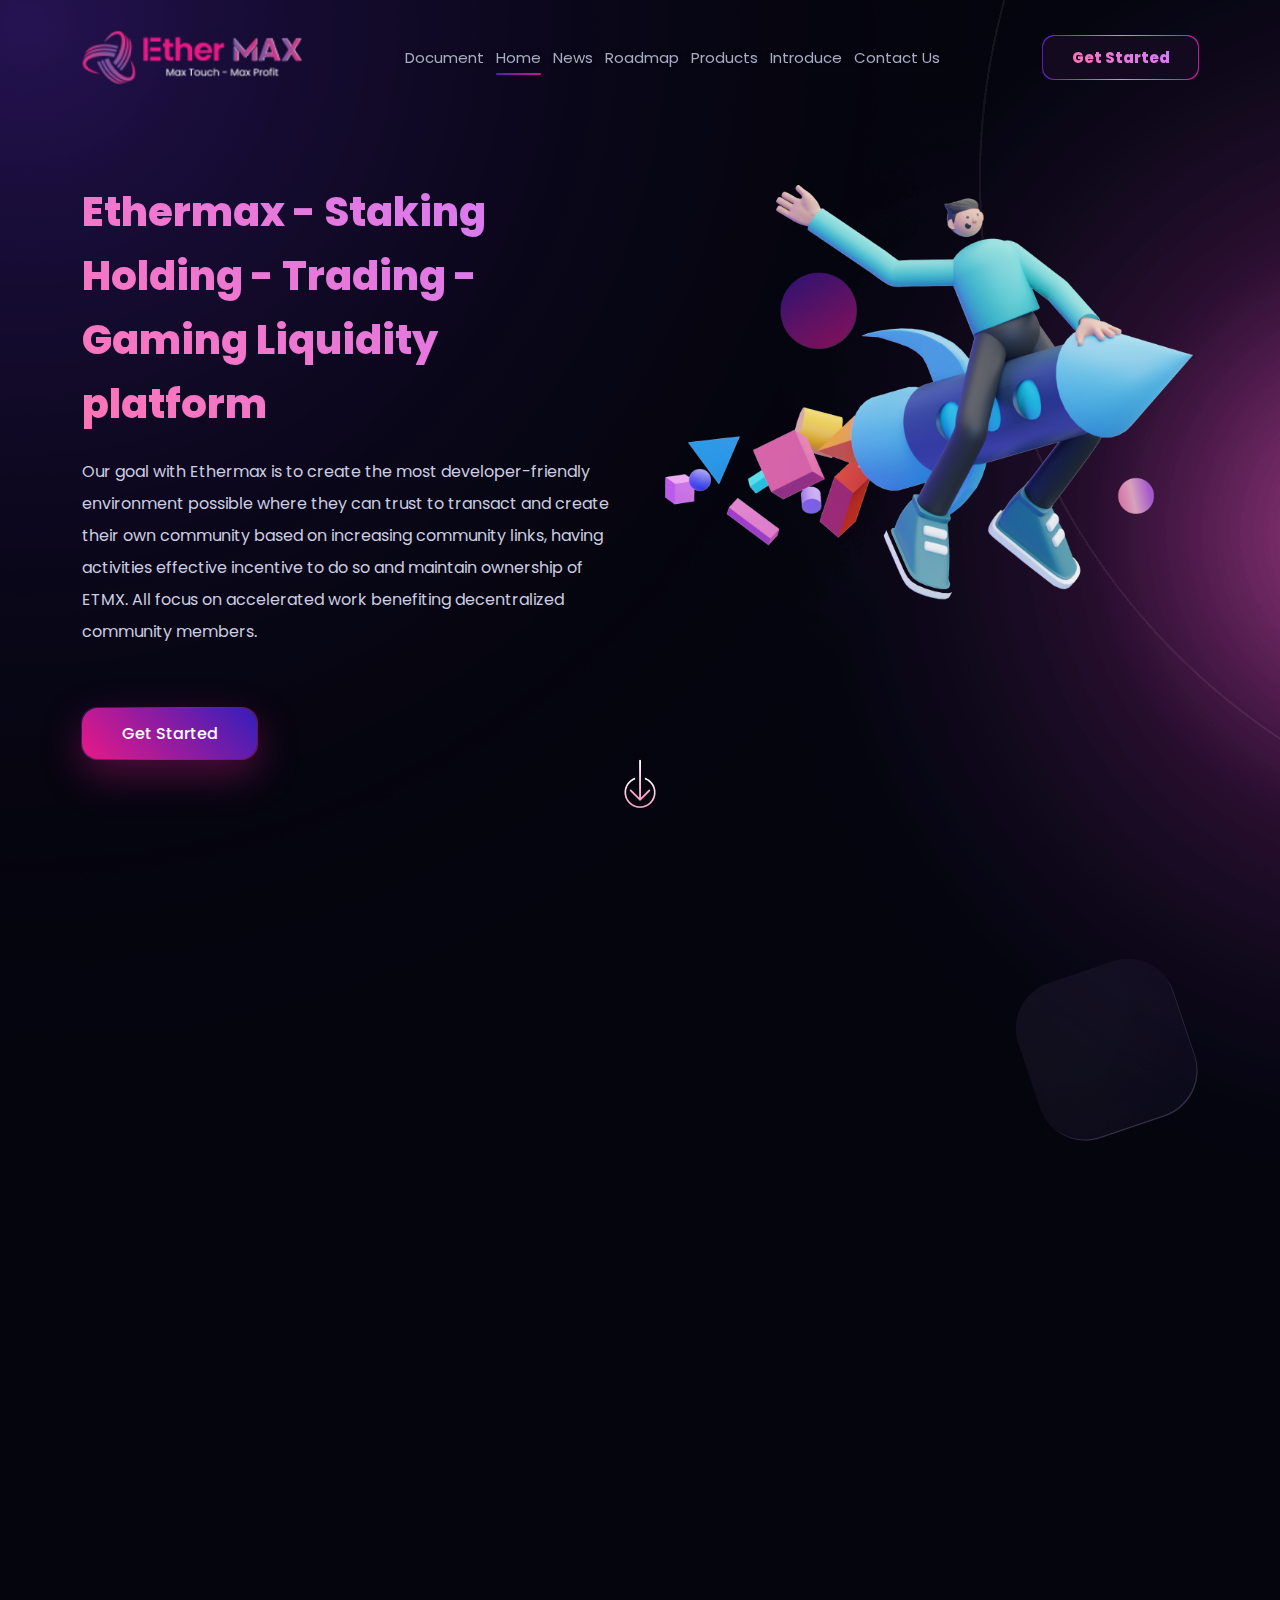
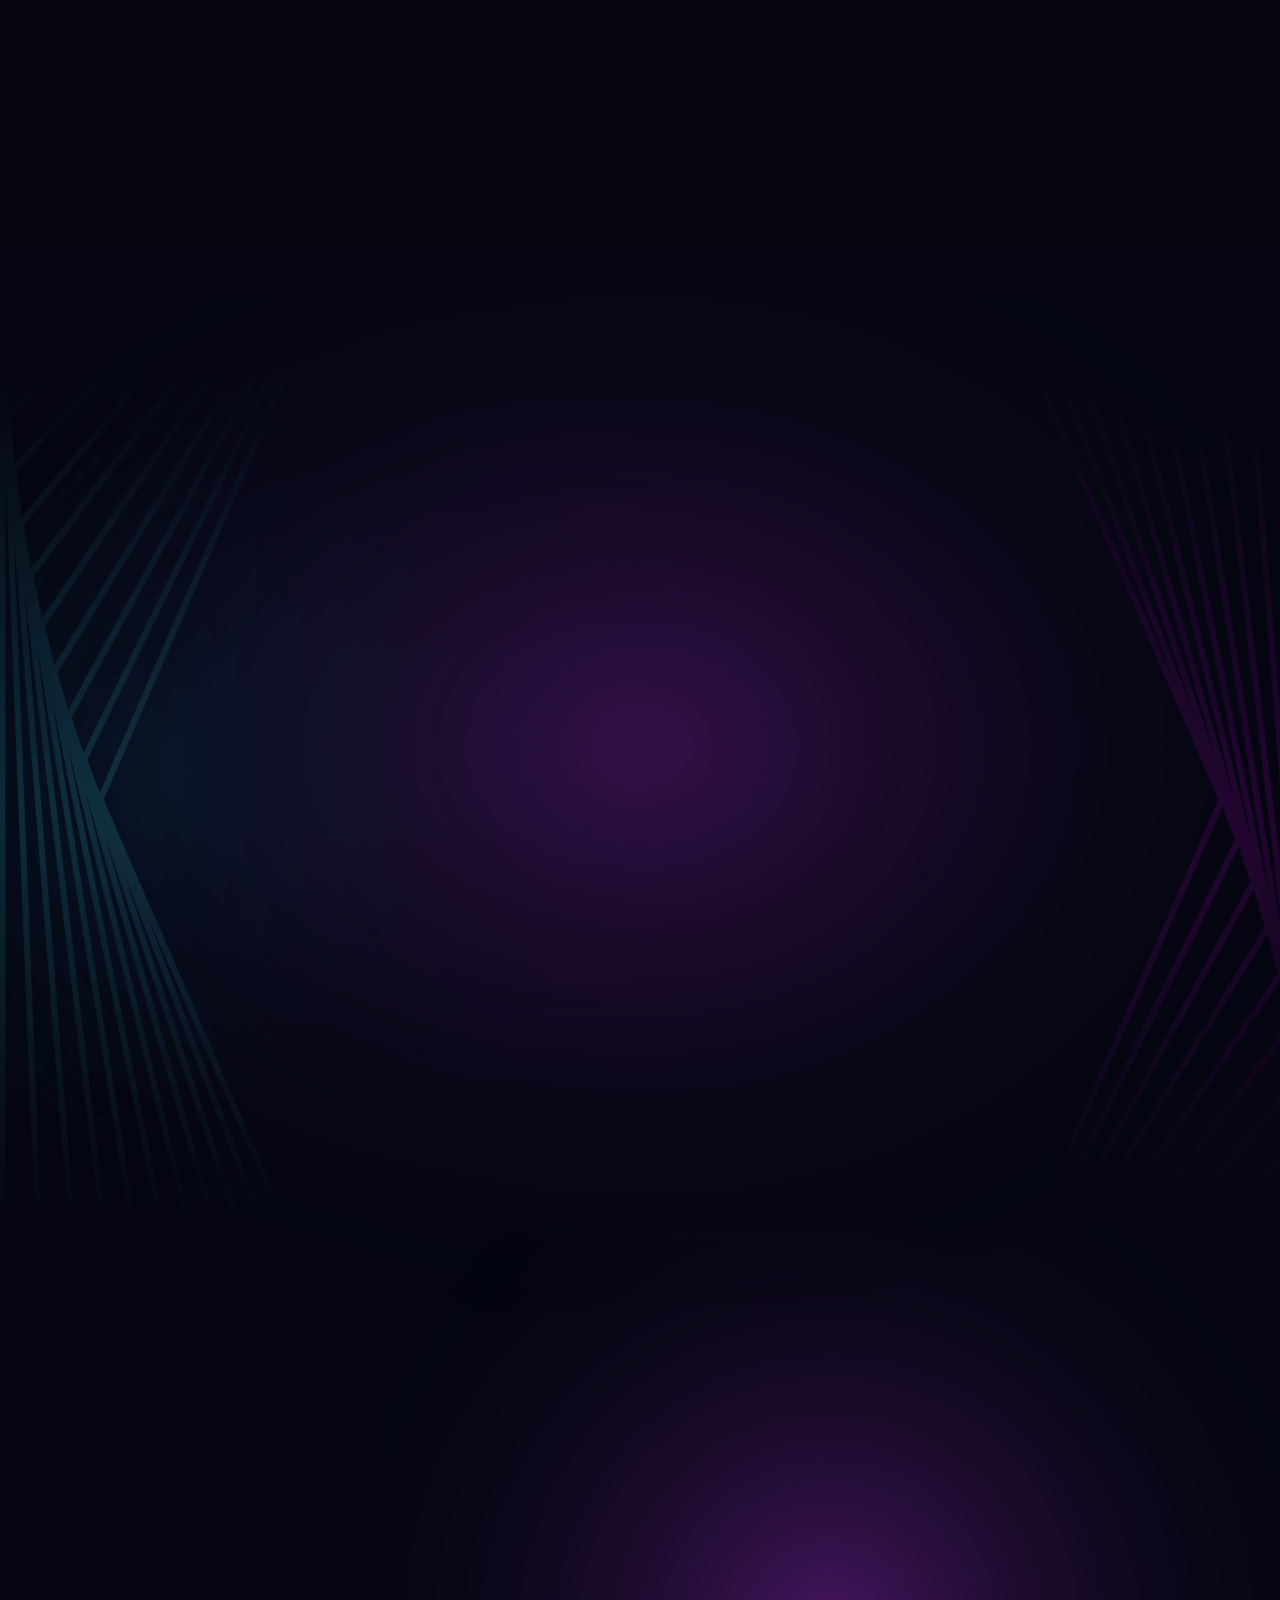
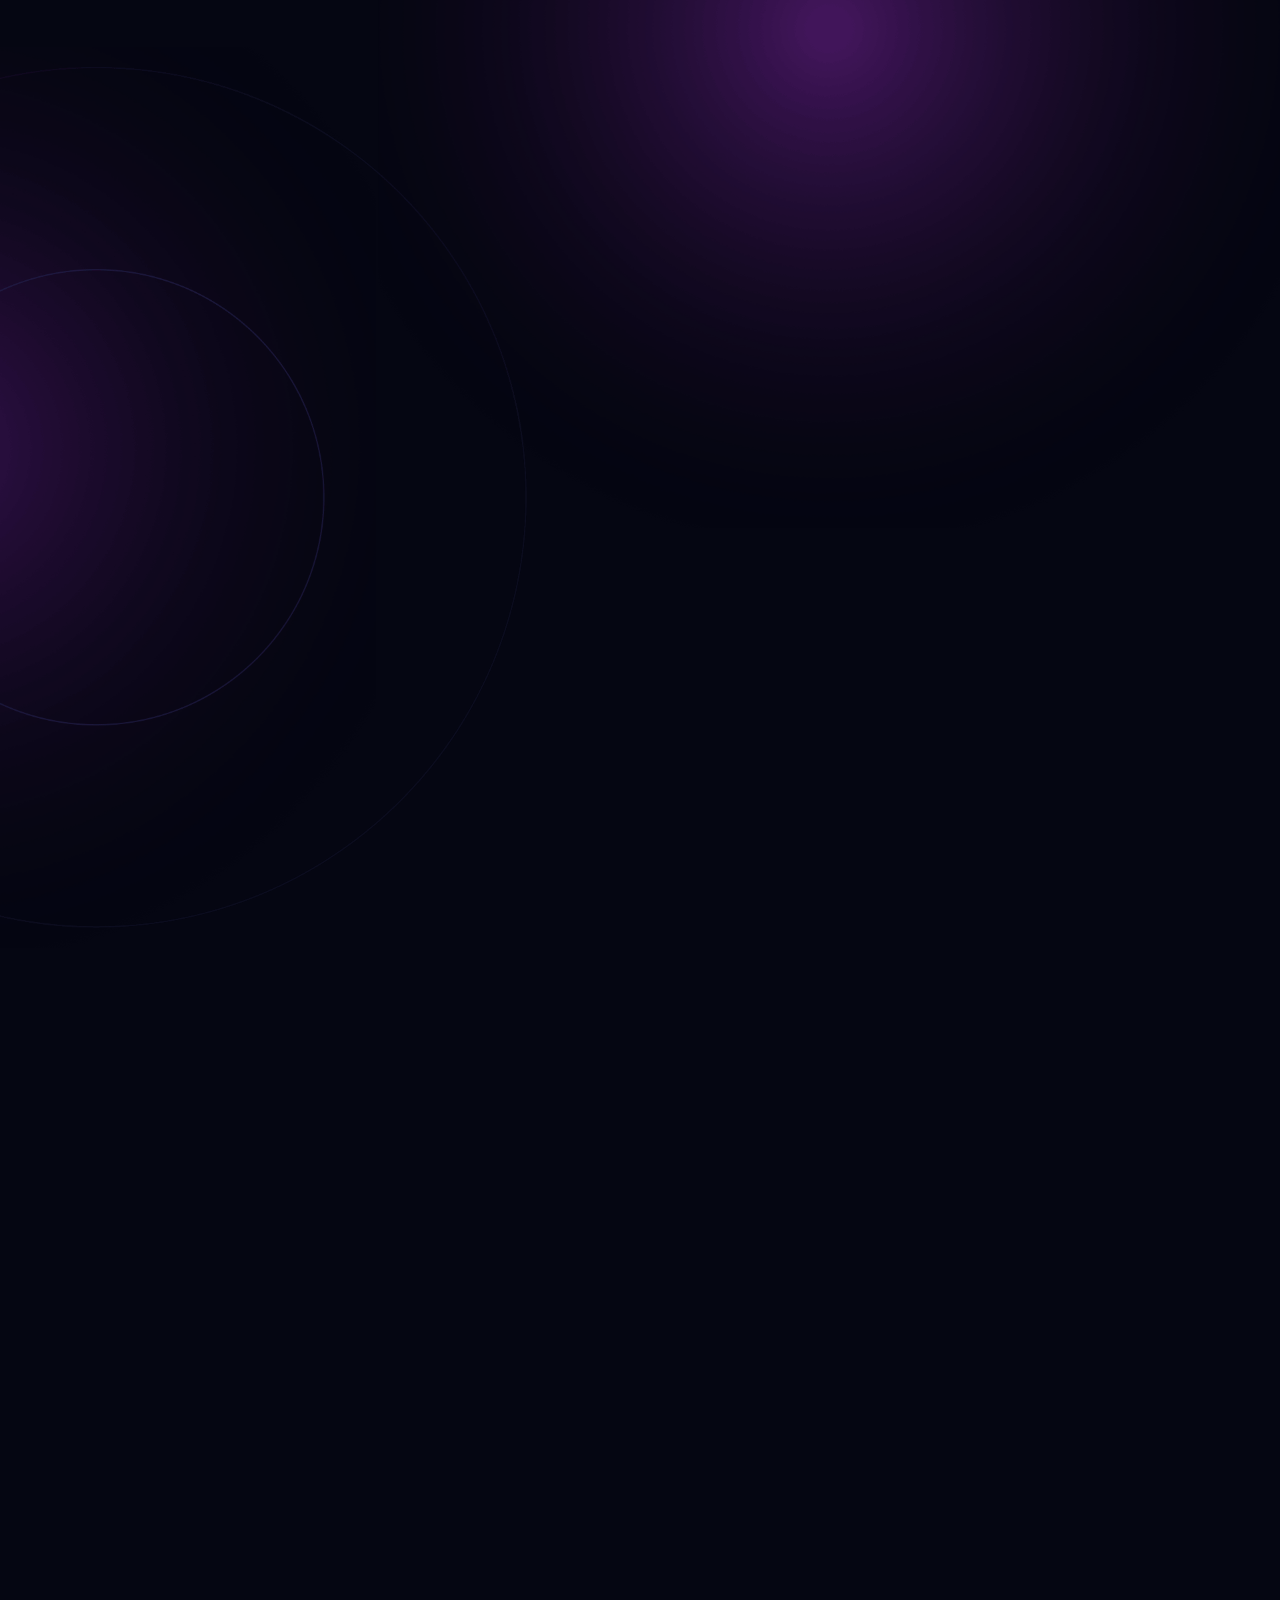
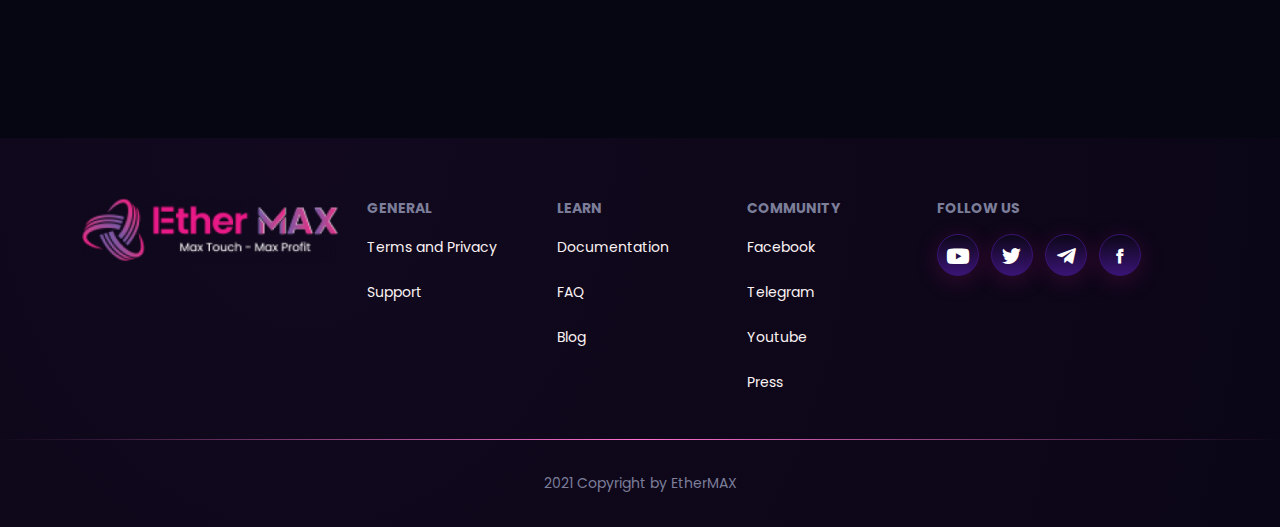
<file: index.html>
<!doctype html>
<html lang="en">
<head>
  <meta charset="utf-8">
  <meta name="viewport" content="width=device-width, initial-scale=1, shrink-to-fit=no">
  <meta name="description" content="">
  <title>Ethermax</title>

  <link rel="icon" href="./assets/images/favicon.png">
  <!-- Core CSS -->
  <link rel="stylesheet" type="text/css" href="./assets/css/main.css">

</head>

<body class="home">
    <header class="header header--fix">
        <div class="container">
            <div class="sc__wrap d-flex justify-content-lg-between align-items-center">

                <div class="d-lg-none me-3">
                    <a href="#" class="menu-mb__btn">
                        <img src="./assets/img/burger.png" alt="">
                    </a>
                </div>

                <div class="header__logo">
                    <a href="index.html">
                        <img src="./assets/images/logo.png" alt="">
                    </a>
                </div>
                <nav class="main__nav d-flex align-items-center">
                    <a href="#menu__mobile" class="mburger">
                        <span><span class="icon-bar"></span><span class="icon-bar"></span><span class="icon-bar"></span></span>
                    </a>
                    <ul class="dn__menu d-none d-lg-block">
                        <li class="menu-item"><a href="#">Document</a></li>
                        <li class="menu-item current-menu-item current_page_item"><a href="index.html">Home</a></li>
                        <li class="menu-item"><a href="news.html">News</a></li>
                        <li class="menu-item"><a href="roadmap.html">Roadmap</a></li>
                        <li class="menu-item"><a href="products.html">Products</a></li>
                        <li class="menu-item"><a href="introduce.html">Introduce</a></li>
                        <li class="menu-item"><a href="contact-us.html">Contact Us</a></li>
                    </ul>
                </nav>
                <div>
                    <a href="#" class="header__btn"><span>Get Started</span></a>
                </div>
            </div>
        </div>
    </header>

    <section class="home-banner">
        <div class="container">
            <div class="row">
                <div class="col-lg-6 order-lg-2 wow fadeInLeft">
                    <div class="el__item--thumb">
                        <img src="./assets/images/header-img.png" alt="Ethermax - Staking Holding - Trading - Gaming Liquidity platform">
                    </div>
                </div>
                <div class="col-lg-6 wow fadeInRight">
                    <h2 class="el__item--title">Ethermax - Staking<br>Holding - Trading - Gaming Liquidity platform</h2>
                    <div class="el__item--excerpt">
                        Our goal with Ethermax is to create the most developer-friendly environment possible where they can trust to transact and create their own community based on increasing community links, having activities effective incentive to do so and maintain ownership of ETMX. All focus on accelerated work benefiting decentralized community members.
                    </div>
                    <a href="#" class="btn btn--primary"><span>Get Started</span></a>
                </div>
            </div>

            <div>
                <a href="#home-banner__box" class="next-page js-click-smooth"></a>
            </div>

            <div id="home-banner__box" class="el__box">
                <div class="sc__header text-center">
                    <h2 class="sc__header--title wow fadeInUp">Scalable smart contract platform and <br>crosschain conversion integration</h2>
                    <div class="sc__header--excerpt wow fadeInUp">
                        Ethermax platform will focus on 4 core community operating activities including: Emaxker (Community owns ETMX token value), Trading (Transaction), Transfer (Transfer), Saved (Store), Mind (play). POS (Staking). User activities that help the platform survive and develop are recognized and rewarded through ETMX tokens based on interaction evaluation mechanisms and controlled by Ethermax Revenue Smart Contract on BSC Smart chain.
                    </div>
                </div>

                <div class="el__box__slider slider flickity wow fadeInUp" data-flickity='{ "autoPlay": true ,"cellAlign": "center", "contain": true, "wrapAround": true, "groupCells": false, "pageDots": true,"prevNextButtons": true }' style="--w-dots:136px">
                    <div class="col-md-4 col-lg-4 item__wrap">
                        <div class="slider__item">
                            <div class="slider__item--thumb dnfix__thumb -contain">
                                <img src="./assets/images/home-banner-img-1.png" alt="">
                            </div>
                        </div>
                    </div>
                    <div class="col-md-4 col-lg-4 item__wrap">
                        <div class="slider__item">
                            <div class="slider__item--thumb dnfix__thumb -contain">
                                <img src="./assets/images/home-banner-img-2.png" alt="">
                            </div>
                        </div>
                    </div>
                    <div class="col-md-4 col-lg-4 item__wrap">
                        <div class="slider__item">
                            <div class="slider__item--thumb dnfix__thumb">
                                <img src="./assets/images/home-banner-img-3.png" alt="">
                            </div>
                        </div>
                    </div>
                    <div class="col-md-4 col-lg-4 item__wrap">
                        <div class="slider__item">
                            <div class="slider__item--thumb dnfix__thumb -contain">
                                <img src="./assets/images/home-banner-img-3.png" alt="">
                            </div>
                        </div>
                    </div>
                </div>
            </div>

        </div>
    </section>

    <section class="home-roadmap">
        <div class="container">
            <div class="sc__header text-center wow fadeInUp">
                <h2 class="sc__header--title">Roadmap</h2>
            </div>
        </div>
        <div class="el__wrap">
            <div class="container">
                <div class="el__thumb wow fadeInUp">
                    <img src="./assets/images/home 1.png" alt="">
                </div>
            </div>
        </div>
    </section>

    <div class="home-wrap2">
        <section class="home-ecosystem">
            <div class="container">
                <div class="row">
                    <div class="col-md-6 d-flex align-items-center">
                        <div class="sc__header">
                            <h2 class="sc__header--title wow fadeInUp">Ecosystem</h2>
                            <div class="sc__header--excerpt wow fadeInUp">
                                The ETMX Crypto Team combines a passion for esports, industry experise & proven record in finance, development, marketing. ETMX Crypto makes you the sole owner of a secure decentralize registry for your collection an products.
                            </div>
                            <div class="d-none d-md-block wow fadeInUp">
                                <a href="#" class="btn btn--primary"><span>Learn more</span></a>
                            </div>
                        </div>
                    </div>
                    <div class="col-md-6 wow fadeInRight">
                        <div class="el__thumb">
                            <img src="./assets/images/home-ecosystem-img.png" alt="">
                        </div>
                    </div>
                    <div class="d-md-none text-center">
                        <a href="#" class="btn btn--primary"><span>Learn more</span></a>
                    </div>
                </div>

                <div class="el__box wow fadeInUp">
                    <div class="row">
                        <div class="col-6 col-md-3">
                            <div class="el__item--thumb">
                                <img src="./assets/images/home-ecosystem-img-1.png" alt="">
                            </div>
                        </div>
                        <div class="col-6 col-md-3">
                            <div class="el__item--thumb">
                                <img src="./assets/images/home-ecosystem-img-2.png" alt="">
                            </div>
                        </div>
                        <div class="col-6 col-md-3">
                            <div class="el__item--thumb">
                                <img src="./assets/images/home-ecosystem-img-3.png" alt="">
                            </div>
                        </div>
                        <div class="col-6 col-md-3">
                            <div class="el__item--thumb">
                                <img src="./assets/images/home-ecosystem-img-4.png" alt="">
                            </div>
                        </div>
                    </div>
                </div>
            </div>
        </section>

        <section class="home-feedback">
            <div class="container">
                <div class="sc__header text-center wow fadeInUp">
                    <h2 class="sc__header--title">Customer Experience</h2>
                </div>

                <div class="home-feedback__slider wow fadeInUp" data-flickity='{ "autoPlay": true ,"cellAlign": "center", "contain": true, "wrapAround": true, "groupCells": false, "pageDots": true,"prevNextButtons": true }' style="--w-dots:136px">
                    <div class="col-md-4 col-lg-4 item__wrap">
                        <div class="slider__item">
                            <div class="slider__item--excerpt">
                                Great! I can make a lot of profit from EtherMAX platform. I will support and recommend EtherMAX to my friends.
                            </div>
                            <div class="slider__item--thumb">
                                <div class="-wrap">
                                    <div class="dnfix__thumb -contain">
                                        <img src="./assets/images/user-1.png" alt="">
                                    </div>
                                </div>
                            </div>
                            <h3 class="slider__item--title">TOM CAHILL</h3>
                            <h3 class="slider__item--sub">CEO PEPSICO</h3>
                        </div>
                    </div>
                    <div class="col-md-4 col-lg-4 item__wrap">
                        <div class="slider__item">
                            <div class="slider__item--excerpt">
                                Great! I can make a lot of profit from EtherMAX platform. I will support and recommend EtherMAX to my friends.
                            </div>
                            <div class="slider__item--thumb">
                                <div class="-wrap">
                                    <div class="dnfix__thumb -contain">
                                        <img src="./assets/images/user-2.png" alt="">
                                    </div>
                                </div>
                            </div>
                            <h3 class="slider__item--title">TOM CAHILL</h3>
                            <h3 class="slider__item--sub">CEO PEPSICO</h3>
                        </div>
                    </div>
                    <div class="col-md-4 col-lg-4 item__wrap">
                        <div class="slider__item">
                            <div class="slider__item--excerpt">
                                Great! I can make a lot of profit from EtherMAX platform. I will support and recommend EtherMAX to my friends.
                            </div>
                            <div class="slider__item--thumb">
                                <div class="-wrap">
                                    <div class="dnfix__thumb -contain">
                                        <img src="./assets/images/user-3.png" alt="">
                                    </div>
                                </div>
                            </div>
                            <h3 class="slider__item--title">TOM CAHILL</h3>
                            <h3 class="slider__item--sub">CEO PEPSICO</h3>
                        </div>
                    </div>
                    <div class="col-md-4 col-lg-4 item__wrap">
                        <div class="slider__item">
                            <div class="slider__item--excerpt">
                                Great! I can make a lot of profit from EtherMAX platform. I will support and recommend EtherMAX to my friends.
                            </div>
                            <div class="slider__item--thumb">
                                <div class="-wrap">
                                    <div class="dnfix__thumb -contain">
                                        <img src="./assets/images/user-1.png" alt="">
                                    </div>
                                </div>
                            </div>
                            <h3 class="slider__item--title">TOM CAHILL</h3>
                            <h3 class="slider__item--sub">CEO PEPSICO</h3>
                        </div>
                    </div>
                </div>

            </div>
        </section>
    </div>


    <footer class="footer">
        <div class="container">
            <div class="footer__top">
                <div class="row">
                    <div class="col-12 col-lg-3 col-md-3">
                        <a href="index.html" class="footer__logo">
                            <img src="./assets/images/logo.png" alt="">
                        </a>
                    </div>
                    <div class="col-6 col-lg-4">
                        <div class="row">
                            <div class="col-md-6">
                                <div class="footer__item">
                                    <div class="el__header">
                                        <h6 class="el__header--title">General</h6>
                                    </div>
                                    <nav class="">
                                        <ul class="el__list">
                                            <li class="menu-item"><a href="#">Terms and Privacy</a></li>
                                            <li class="menu-item"><a href="#">Support</a></li>
                                        </ul>
                                    </nav>
                                </div>
                            </div>
                            <div class="col-md-6">
                                <div class="footer__item">
                                    <div class="el__header">
                                        <h6 class="el__header--title">Learn</h6>
                                    </div>
                                    <nav class="">
                                        <ul class="el__list">
                                            <li class="menu-item"><a href="#">Documentation</a></li>
                                            <li class="menu-item"><a href="#">FAQ</a></li>
                                            <li class="menu-item"><a href="#">Blog</a></li>
                                        </ul>
                                    </nav>
                                </div>
                            </div>
                        </div>
                    </div>

                    <div class="col-6 col-lg-2 col-md-3">
                        <div class="footer__item">
                            <div class="el__header">
                                <h6 class="el__header--title">Community</h6>
                            </div>
                            <nav class="">
                                <ul class="el__list">
                                    <li class="menu-item"><a href="#">Facebook</a></li>
                                    <li class="menu-item"><a href="#">Telegram</a></li>
                                    <li class="menu-item"><a href="#">Youtube</a></li>
                                    <li class="menu-item"><a href="#">Press</a></li>
                                </ul>
                            </nav>
                        </div>
                    </div>
                    <div class="col-lg-3 col-md-12">
                        <div class="footer__item text-center text-lg-start">
                            <div class="el__header">
                                <h6 class="el__header--title">fOLLOW US</h6>
                            </div>
                            <ul class="social__box -s2 ms-auto">
                                <li><a href="#"><span class="icon-youtube"></span></a></li>
                                <li><a href="#"><span class="icon-twitter"></span></a></li>
                                <li><a href="#"><span class="icon-telegram"></span></a></li>
                                <li><a href="#"><span class="icon-facebook"></span></a></li>
                            </ul>
                        </div>
                    </div>
                </div>
            </div>
        </div>
        <div class="copyright text-center">
          <div class="container">2021 Copyright by EtherMAX</div>
        </div>
    </footer>

    <nav id="menu__mobile" class="nav__mobile">
        <div class="nav__mobile__content">
            <div class="nav__mobile__header">
                <img src="./assets/images/logo.png">
                <div class="nav__mobile--close ms-auto"><img src="./assets/img/burger-close.png" alt=""></div>
            </div>

            <ul class="nav__mobile--ul">
                <li class="menu-item"><a href="#">Document</a></li>
                <li class="menu-item current-menu-item current_page_item"><a href="index.html">Home</a></li>
                <li class="menu-item"><a href="news.html">News</a></li>
                <li class="menu-item"><a href="roadmap.html">Roadmap</a></li>
                <li class="menu-item"><a href="products.html">Products</a></li>
                <li class="menu-item"><a href="introduce.html">Introduce</a></li>
                <li class="menu-item"><a href="contact-us.html">Contact Us</a></li>
            </ul>

            <div class="nav__mobile__follow text-center">
                <p class="mb-4">fOLLOW US</p>
                <ul class="social__box -s2 ms-auto justify-content-center">
                    <li><a href="#"><span class="icon-youtube"></span></a></li>
                    <li><a href="#"><span class="icon-twitter"></span></a></li>
                    <li><a href="#"><span class="icon-telegram"></span></a></li>
                    <li><a href="#"><span class="icon-facebook"></span></a></li>
                </ul>
            </div>
        </div>
    </nav>

    <!-- end Footer -->
    <script src="./assets/libs/jquery-3.5.1.slim/jquery-3.5.1.slim.min.js"></script>
    <script src="./assets/libs/bootstrap/js/bootstrap.bundle.js"></script>
    <script src="./assets/libs/wowjs/js/wow.min.js"></script>
    <script src="./assets/libs/flickity/flickity.pkgd.min.js"></script>
    <script src="./assets/js/main.js"></script>

</body>

</html>
</file>
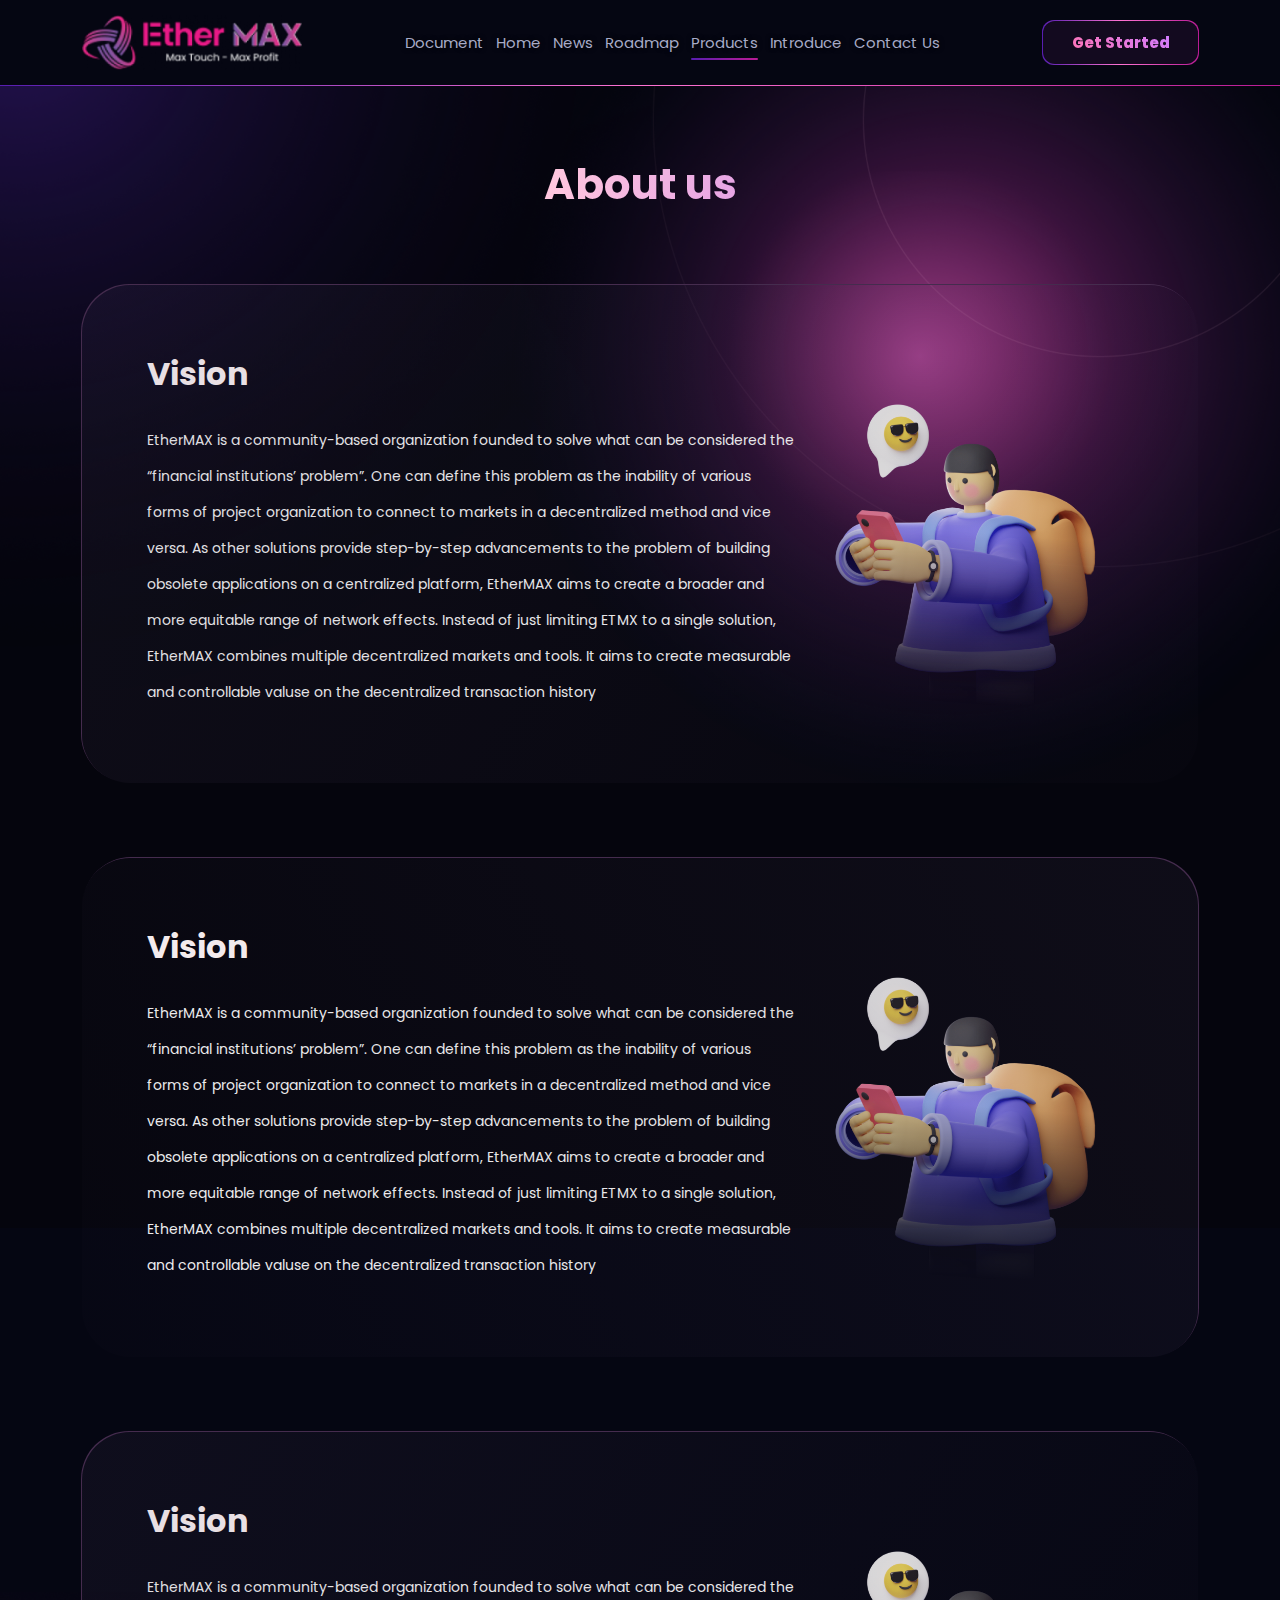
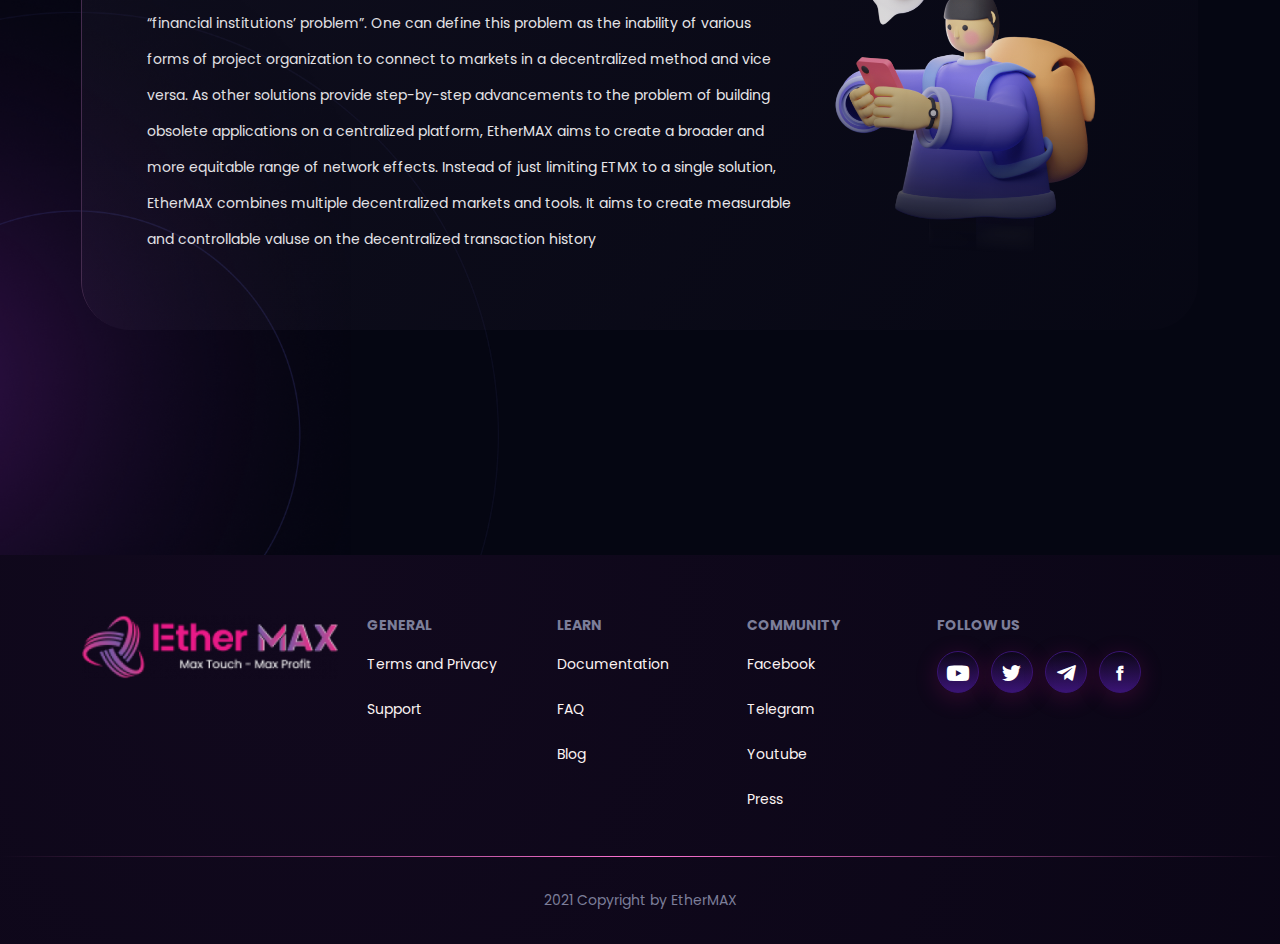
<file: about-us.html>
<!doctype html>
<html lang="en">
<head>
  <meta charset="utf-8">
  <meta name="viewport" content="width=device-width, initial-scale=1, shrink-to-fit=no">
  <meta name="description" content="">
  <title>Ethermax</title>

  <link rel="icon" href="./assets/images/favicon.png">
  <!-- Core CSS -->
  <link rel="stylesheet" type="text/css" href="./assets/css/main.css">

</head>

<body>
    <header class="header header--fix">
        <div class="container">
            <div class="sc__wrap d-flex justify-content-lg-between align-items-center">

                <div class="d-lg-none me-3">
                    <a href="#" class="menu-mb__btn">
                        <img src="./assets/img/burger.png" alt="">
                    </a>
                </div>

                <div class="header__logo">
                    <a href="index.html">
                        <img src="./assets/images/logo.png" alt="">
                    </a>
                </div>
                <nav class="main__nav d-flex align-items-center">
                    <a href="#menu__mobile" class="mburger">
                        <span><span class="icon-bar"></span><span class="icon-bar"></span><span class="icon-bar"></span></span>
                    </a>
                    <ul class="dn__menu d-none d-lg-block">
                        <li class="menu-item"><a href="#">Document</a></li>
                        <li class="menu-item"><a href="index.html">Home</a></li>
                        <li class="menu-item"><a href="#">News</a></li>
                        <li class="menu-item"><a href="#">Roadmap</a></li>
                        <li class="menu-item current-menu-item current_page_item"><a href="products.html">Products</a></li>
                        <li class="menu-item"><a href="about-us.html">Introduce</a></li>
                        <li class="menu-item"><a href="contact-us.html">Contact Us</a></li>
                    </ul>
                </nav>
                <div>
                    <a href="#" class="header__btn"><span>Get Started</span></a>
                </div>
            </div>
        </div>
    </header>
    <div class="wrap__page -products">
        <div class="container">
            <main class="site-main" role="main">
                <header class="entry-header text-center">
                    <h1 class="entry-title">About us</h1>
                </header><!-- .entry-header -->

                <div class="aboutus__item">
                    <div class="row">
                        <div class="col-md-8">
                            <div class="aboutus__item--title">Vision</div>
                            <div class="aboutus__item--excerpt">
                                EtherMAX is a community-based organization founded to solve what can be considered the “financial institutions’ problem”. One can define this problem as the inability of various forms of project organization to connect to markets in a decentralized method and vice versa. As other solutions provide step-by-step advancements to the problem of building obsolete applications on a centralized platform, EtherMAX aims to create a broader and more equitable range of network effects. Instead of just limiting ETMX to a single solution, EtherMAX combines multiple decentralized markets and tools. It aims to create measurable and controllable valuse on the decentralized transaction history
                            </div>
                        </div>
                        <div class="col-md-4">
                            <div class="aboutus__item--thumb">
                                <img src="./assets/images/contact-us-img.png" alt="">
                            </div>
                        </div>
                    </div>
                </div>
                <div class="aboutus__item">
                    <div class="row">
                        <div class="col-md-8">
                            <div class="aboutus__item--title">Vision</div>
                            <div class="aboutus__item--excerpt">
                                EtherMAX is a community-based organization founded to solve what can be considered the “financial institutions’ problem”. One can define this problem as the inability of various forms of project organization to connect to markets in a decentralized method and vice versa. As other solutions provide step-by-step advancements to the problem of building obsolete applications on a centralized platform, EtherMAX aims to create a broader and more equitable range of network effects. Instead of just limiting ETMX to a single solution, EtherMAX combines multiple decentralized markets and tools. It aims to create measurable and controllable valuse on the decentralized transaction history
                            </div>
                        </div>
                        <div class="col-md-4">
                            <div class="aboutus__item--thumb">
                                <img src="./assets/images/contact-us-img.png" alt="">
                            </div>
                        </div>
                    </div>
                </div>
                <div class="aboutus__item">
                    <div class="row">
                        <div class="col-md-8">
                            <div class="aboutus__item--title">Vision</div>
                            <div class="aboutus__item--excerpt">
                                EtherMAX is a community-based organization founded to solve what can be considered the “financial institutions’ problem”. One can define this problem as the inability of various forms of project organization to connect to markets in a decentralized method and vice versa. As other solutions provide step-by-step advancements to the problem of building obsolete applications on a centralized platform, EtherMAX aims to create a broader and more equitable range of network effects. Instead of just limiting ETMX to a single solution, EtherMAX combines multiple decentralized markets and tools. It aims to create measurable and controllable valuse on the decentralized transaction history
                            </div>
                        </div>
                        <div class="col-md-4">
                            <div class="aboutus__item--thumb">
                                <img src="./assets/images/contact-us-img.png" alt="">
                            </div>
                        </div>
                    </div>
                </div>
            </main>
        </div>
    </div>

    <footer class="footer">
        <div class="container">
            <div class="footer__top">
                <div class="row">
                    <div class="col-12 col-lg-3 col-md-3">
                        <a href="index.html" class="footer__logo">
                            <img src="./assets/images/logo.png" alt="">
                        </a>
                    </div>
                    <div class="col-6 col-lg-4">
                        <div class="row">
                            <div class="col-md-6">
                                <div class="footer__item">
                                    <div class="el__header">
                                        <h6 class="el__header--title">General</h6>
                                    </div>
                                    <nav class="">
                                        <ul class="el__list">
                                            <li class="menu-item"><a href="#">Terms and Privacy</a></li>
                                            <li class="menu-item"><a href="#">Support</a></li>
                                        </ul>
                                    </nav>
                                </div>
                            </div>
                            <div class="col-md-6">
                                <div class="footer__item">
                                    <div class="el__header">
                                        <h6 class="el__header--title">Learn</h6>
                                    </div>
                                    <nav class="">
                                        <ul class="el__list">
                                            <li class="menu-item"><a href="#">Documentation</a></li>
                                            <li class="menu-item"><a href="#">FAQ</a></li>
                                            <li class="menu-item"><a href="#">Blog</a></li>
                                        </ul>
                                    </nav>
                                </div>
                            </div>
                        </div>
                    </div>

                    <div class="col-6 col-lg-2 col-md-3">
                        <div class="footer__item">
                            <div class="el__header">
                                <h6 class="el__header--title">Community</h6>
                            </div>
                            <nav class="">
                                <ul class="el__list">
                                    <li class="menu-item"><a href="#">Facebook</a></li>
                                    <li class="menu-item"><a href="#">Telegram</a></li>
                                    <li class="menu-item"><a href="#">Youtube</a></li>
                                    <li class="menu-item"><a href="#">Press</a></li>
                                </ul>
                            </nav>
                        </div>
                    </div>
                    <div class="col-lg-3 col-md-12">
                        <div class="footer__item text-center text-lg-start">
                            <div class="el__header">
                                <h6 class="el__header--title">fOLLOW US</h6>
                            </div>
                            <ul class="social__box -s2 ms-auto">
                                <li><a href="#"><span class="icon-youtube"></span></a></li>
                                <li><a href="#"><span class="icon-twitter"></span></a></li>
                                <li><a href="#"><span class="icon-telegram"></span></a></li>
                                <li><a href="#"><span class="icon-facebook"></span></a></li>
                            </ul>
                        </div>
                    </div>
                </div>
            </div>
        </div>
        <div class="copyright text-center">
          <div class="container">2021 Copyright by EtherMAX</div>
        </div>
    </footer>

    <nav id="menu__mobile" class="nav__mobile">
        <div class="nav__mobile__content">
            <div class="nav__mobile__header">
                <img src="./assets/images/logo.png">
                <div class="nav__mobile--close ms-auto"><img src="./assets/img/burger-close.png" alt=""></div>
            </div>

            <ul class="nav__mobile--ul">
                <li class="menu-item"><a href="#">Document</a></li>
                <li class="menu-item"><a href="index.html">Home</a></li>
                <li class="menu-item"><a href="#">News</a></li>
                <li class="menu-item"><a href="#">Roadmap</a></li>
                <li class="menu-item current-menu-item current_page_item"><a href="products.html">Products</a></li>
                <li class="menu-item"><a href="about-us.html">Introduce</a></li>
                <li class="menu-item"><a href="contact-us.html">Contact Us</a></li>
            </ul>

            <div class="nav__mobile__follow text-center">
                <p class="mb-4">fOLLOW US</p>
                <ul class="social__box -s2 ms-auto justify-content-center">
                    <li><a href="#"><span class="icon-youtube"></span></a></li>
                    <li><a href="#"><span class="icon-twitter"></span></a></li>
                    <li><a href="#"><span class="icon-telegram"></span></a></li>
                    <li><a href="#"><span class="icon-facebook"></span></a></li>
                </ul>
            </div>
        </div>
    </nav>

    <!-- end Footer -->
    <script src="./assets/libs/jquery-3.5.1.slim/jquery-3.5.1.slim.min.js"></script>
    <script src="./assets/libs/bootstrap/js/bootstrap.bundle.js"></script>
    <script src="./assets/libs/wowjs/js/wow.min.js"></script>
    <script src="./assets/libs/flickity/flickity.pkgd.min.js"></script>
    <script src="./assets/js/main.js"></script>

</body>

</html>
</file>
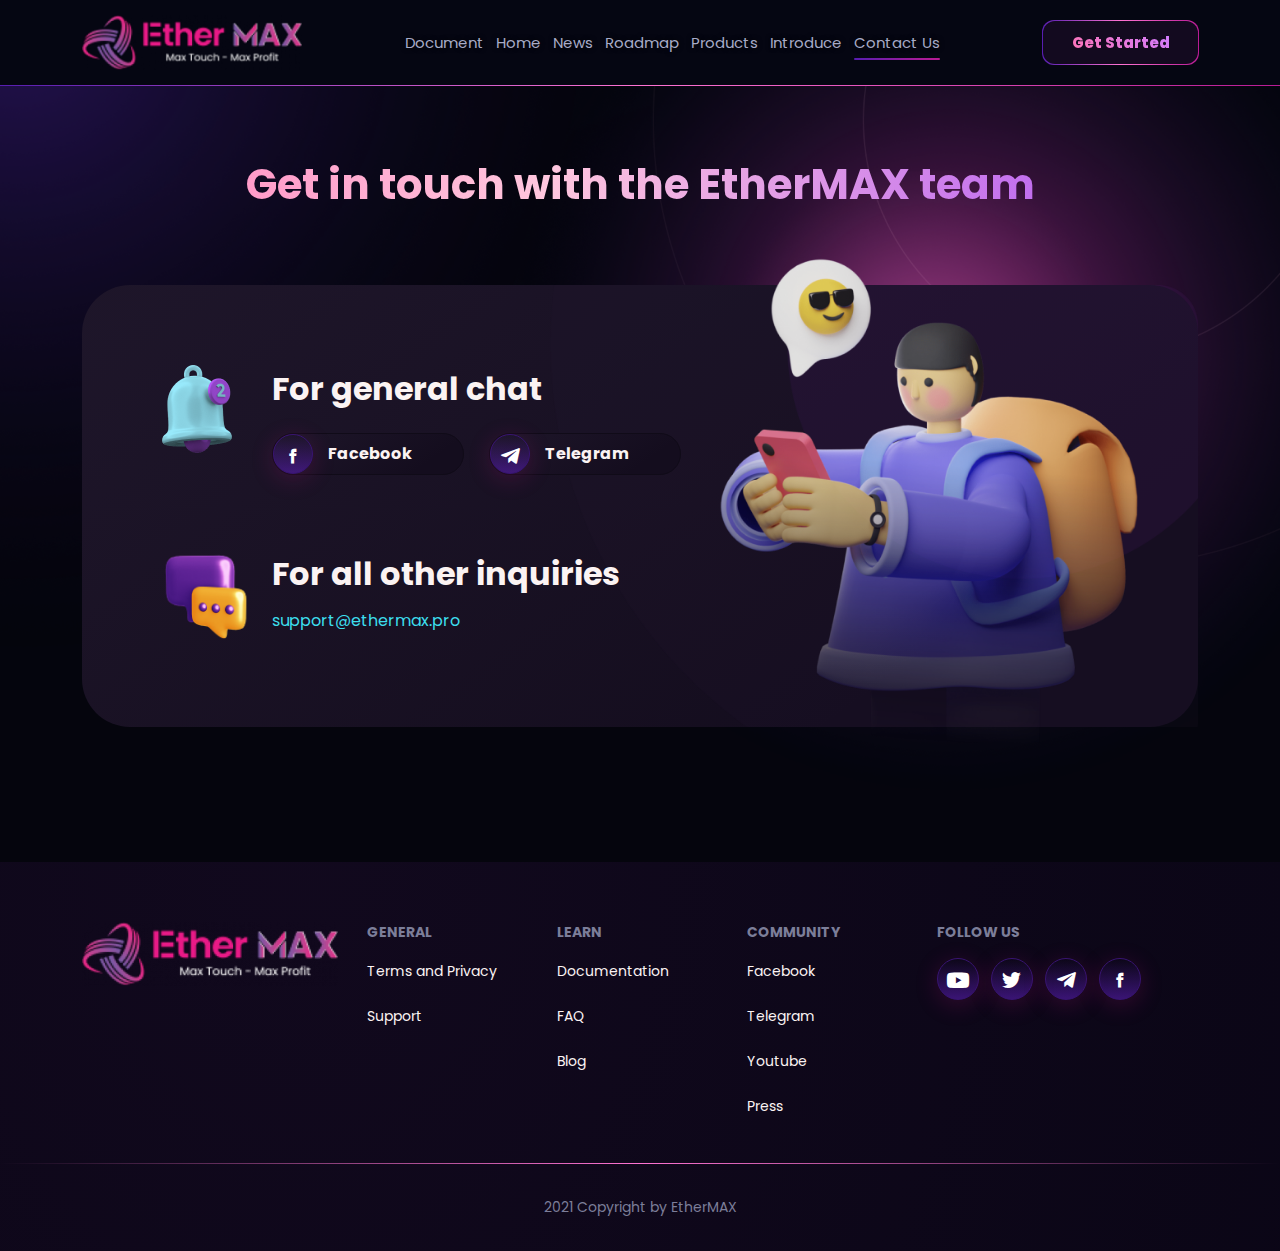
<file: contact-us.html>
<!doctype html>
<html lang="en">
<head>
  <meta charset="utf-8">
  <meta name="viewport" content="width=device-width, initial-scale=1, shrink-to-fit=no">
  <meta name="description" content="">
  <title>Ethermax</title>

  <link rel="icon" href="./assets/images/favicon.png">
  <!-- Core CSS -->
  <link rel="stylesheet" type="text/css" href="./assets/css/main.css">

</head>

<body>
    <header class="header header--fix">
        <div class="container">
            <div class="sc__wrap d-flex justify-content-lg-between align-items-center">

                <div class="d-lg-none me-3">
                    <a href="#" class="menu-mb__btn">
                        <img src="./assets/img/burger.png" alt="">
                    </a>
                </div>

                <div class="header__logo">
                    <a href="index.html">
                        <img src="./assets/images/logo.png" alt="">
                    </a>
                </div>
                <nav class="main__nav d-flex align-items-center">
                    <a href="#menu__mobile" class="mburger">
                        <span><span class="icon-bar"></span><span class="icon-bar"></span><span class="icon-bar"></span></span>
                    </a>
                    <ul class="dn__menu d-none d-lg-block">
                        <li class="menu-item"><a href="#">Document</a></li>
                        <li class="menu-item"><a href="index.html">Home</a></li>
                        <li class="menu-item"><a href="news.html">News</a></li>
                        <li class="menu-item"><a href="roadmap.html">Roadmap</a></li>
                        <li class="menu-item"><a href="products.html">Products</a></li>
                        <li class="menu-item"><a href="introduce.html">Introduce</a></li>
                        <li class="menu-item current-menu-item current_page_item"><a href="contact-us.html">Contact Us</a></li>
                    </ul>
                </nav>
                <div>
                    <a href="#" class="header__btn"><span>Get Started</span></a>
                </div>
            </div>
        </div>
    </header>
    <div class="wrap__page -contact-us">
        <div class="container">
            <main class="site-main" role="main">
                <header class="entry-header text-center">
                    <h1 class="entry-title">Get in touch with the EtherMAX team</h1>
                </header><!-- .entry-header -->
                <div class="el__box wow fadeInUp">
                    <div class="row">
                        <div class="col-lg-5 order-lg-2">
                            <div class="el__box--thumb">
                                <img src="./assets/images/contact-us-img.png" alt="">
                            </div>
                        </div>
                        <div class="col-lg-7">
                            <div class="el__item d-flex">
                                <div class="el__item--thumb">
                                    <img src="./assets/img/contact-us-ewe.png" alt="">
                                </div>
                                <div>
                                    <h3 class="el__item--title">For general chat</h3>
                                    <ul class="el__item__socical">
                                        <li><a href="#"><div class="-el__wrap"><span class="icon-facebook"></span></div> Facebook</a></li>
                                        <li><a href="#"><div class="-el__wrap"><span class="icon-telegram"></span></div> Telegram</a></li>
                                    </ul>
                                </div>
                            </div>
                            <div class="el__item d-flex">
                                <div class="el__item--thumb">
                                    <img src="./assets/img/contact-us-mess.png" alt="">
                                </div>
                                <div>
                                    <h3 class="el__item--title">For all other inquiries</h3>
                                    <p><a href="mailto:support@ethermax.pro">support@ethermax.pro</a></p>
                                </div>
                            </div>
                        </div>
                    </div>
                </div>
            </main>
        </div>
    </div>

    <footer class="footer">
        <div class="container">
            <div class="footer__top">
                <div class="row">
                    <div class="col-12 col-lg-3 col-md-3">
                        <a href="index.html" class="footer__logo">
                            <img src="./assets/images/logo.png" alt="">
                        </a>
                    </div>
                    <div class="col-6 col-lg-4">
                        <div class="row">
                            <div class="col-md-6">
                                <div class="footer__item">
                                    <div class="el__header">
                                        <h6 class="el__header--title">General</h6>
                                    </div>
                                    <nav class="">
                                        <ul class="el__list">
                                            <li class="menu-item"><a href="#">Terms and Privacy</a></li>
                                            <li class="menu-item"><a href="#">Support</a></li>
                                        </ul>
                                    </nav>
                                </div>
                            </div>
                            <div class="col-md-6">
                                <div class="footer__item">
                                    <div class="el__header">
                                        <h6 class="el__header--title">Learn</h6>
                                    </div>
                                    <nav class="">
                                        <ul class="el__list">
                                            <li class="menu-item"><a href="#">Documentation</a></li>
                                            <li class="menu-item"><a href="#">FAQ</a></li>
                                            <li class="menu-item"><a href="#">Blog</a></li>
                                        </ul>
                                    </nav>
                                </div>
                            </div>
                        </div>
                    </div>

                    <div class="col-6 col-lg-2 col-md-3">
                        <div class="footer__item">
                            <div class="el__header">
                                <h6 class="el__header--title">Community</h6>
                            </div>
                            <nav class="">
                                <ul class="el__list">
                                    <li class="menu-item"><a href="#">Facebook</a></li>
                                    <li class="menu-item"><a href="#">Telegram</a></li>
                                    <li class="menu-item"><a href="#">Youtube</a></li>
                                    <li class="menu-item"><a href="#">Press</a></li>
                                </ul>
                            </nav>
                        </div>
                    </div>
                    <div class="col-lg-3 col-md-12">
                        <div class="footer__item text-center text-lg-start">
                            <div class="el__header">
                                <h6 class="el__header--title">fOLLOW US</h6>
                            </div>
                            <ul class="social__box -s2 ms-auto">
                                <li><a href="#"><span class="icon-youtube"></span></a></li>
                                <li><a href="#"><span class="icon-twitter"></span></a></li>
                                <li><a href="#"><span class="icon-telegram"></span></a></li>
                                <li><a href="#"><span class="icon-facebook"></span></a></li>
                            </ul>
                        </div>
                    </div>
                </div>
            </div>
        </div>
        <div class="copyright text-center">
          <div class="container">2021 Copyright by EtherMAX</div>
        </div>
    </footer>

    <nav id="menu__mobile" class="nav__mobile">
        <div class="nav__mobile__content">
            <div class="nav__mobile__header">
                <img src="./assets/images/logo.png">
                <div class="nav__mobile--close ms-auto"><img src="./assets/img/burger-close.png" alt=""></div>
            </div>

            <ul class="nav__mobile--ul">
                <li class="menu-item"><a href="#">Document</a></li>
                <li class="menu-item"><a href="index.html">Home</a></li>
                <li class="menu-item"><a href="news.html">News</a></li>
                <li class="menu-item"><a href="roadmap.html">Roadmap</a></li>
                <li class="menu-item"><a href="products.html">Products</a></li>
                <li class="menu-item"><a href="introduce.html">Introduce</a></li>
                <li class="menu-item current-menu-item current_page_item"><a href="contact-us.html">Contact Us</a></li>
            </ul>

            <div class="nav__mobile__follow text-center">
                <p class="mb-4">fOLLOW US</p>
                <ul class="social__box -s2 ms-auto justify-content-center">
                    <li><a href="#"><span class="icon-youtube"></span></a></li>
                    <li><a href="#"><span class="icon-twitter"></span></a></li>
                    <li><a href="#"><span class="icon-telegram"></span></a></li>
                    <li><a href="#"><span class="icon-facebook"></span></a></li>
                </ul>
            </div>
        </div>
    </nav>

    <!-- end Footer -->
    <script src="./assets/libs/jquery-3.5.1.slim/jquery-3.5.1.slim.min.js"></script>
    <script src="./assets/libs/bootstrap/js/bootstrap.bundle.js"></script>
    <script src="./assets/libs/wowjs/js/wow.min.js"></script>
    <script src="./assets/libs/flickity/flickity.pkgd.min.js"></script>
    <script src="./assets/js/main.js"></script>

</body>

</html>
</file>
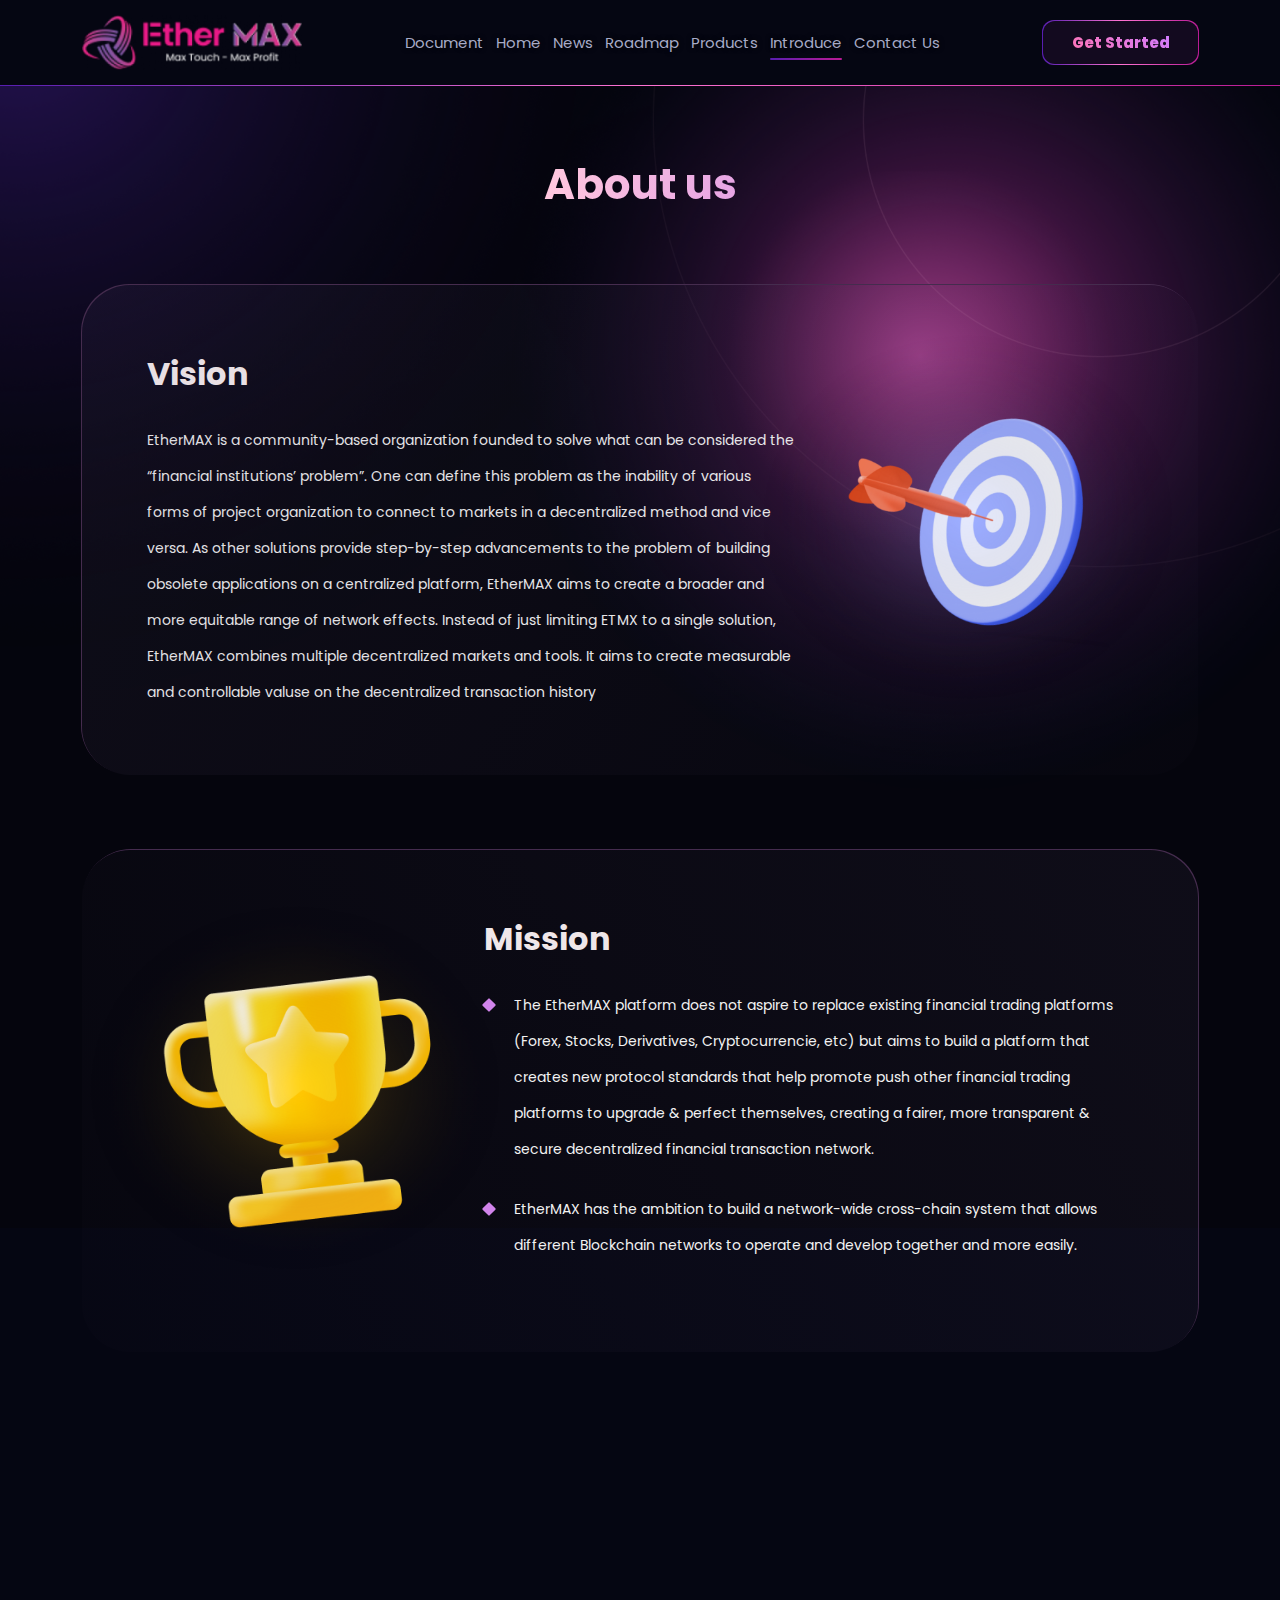
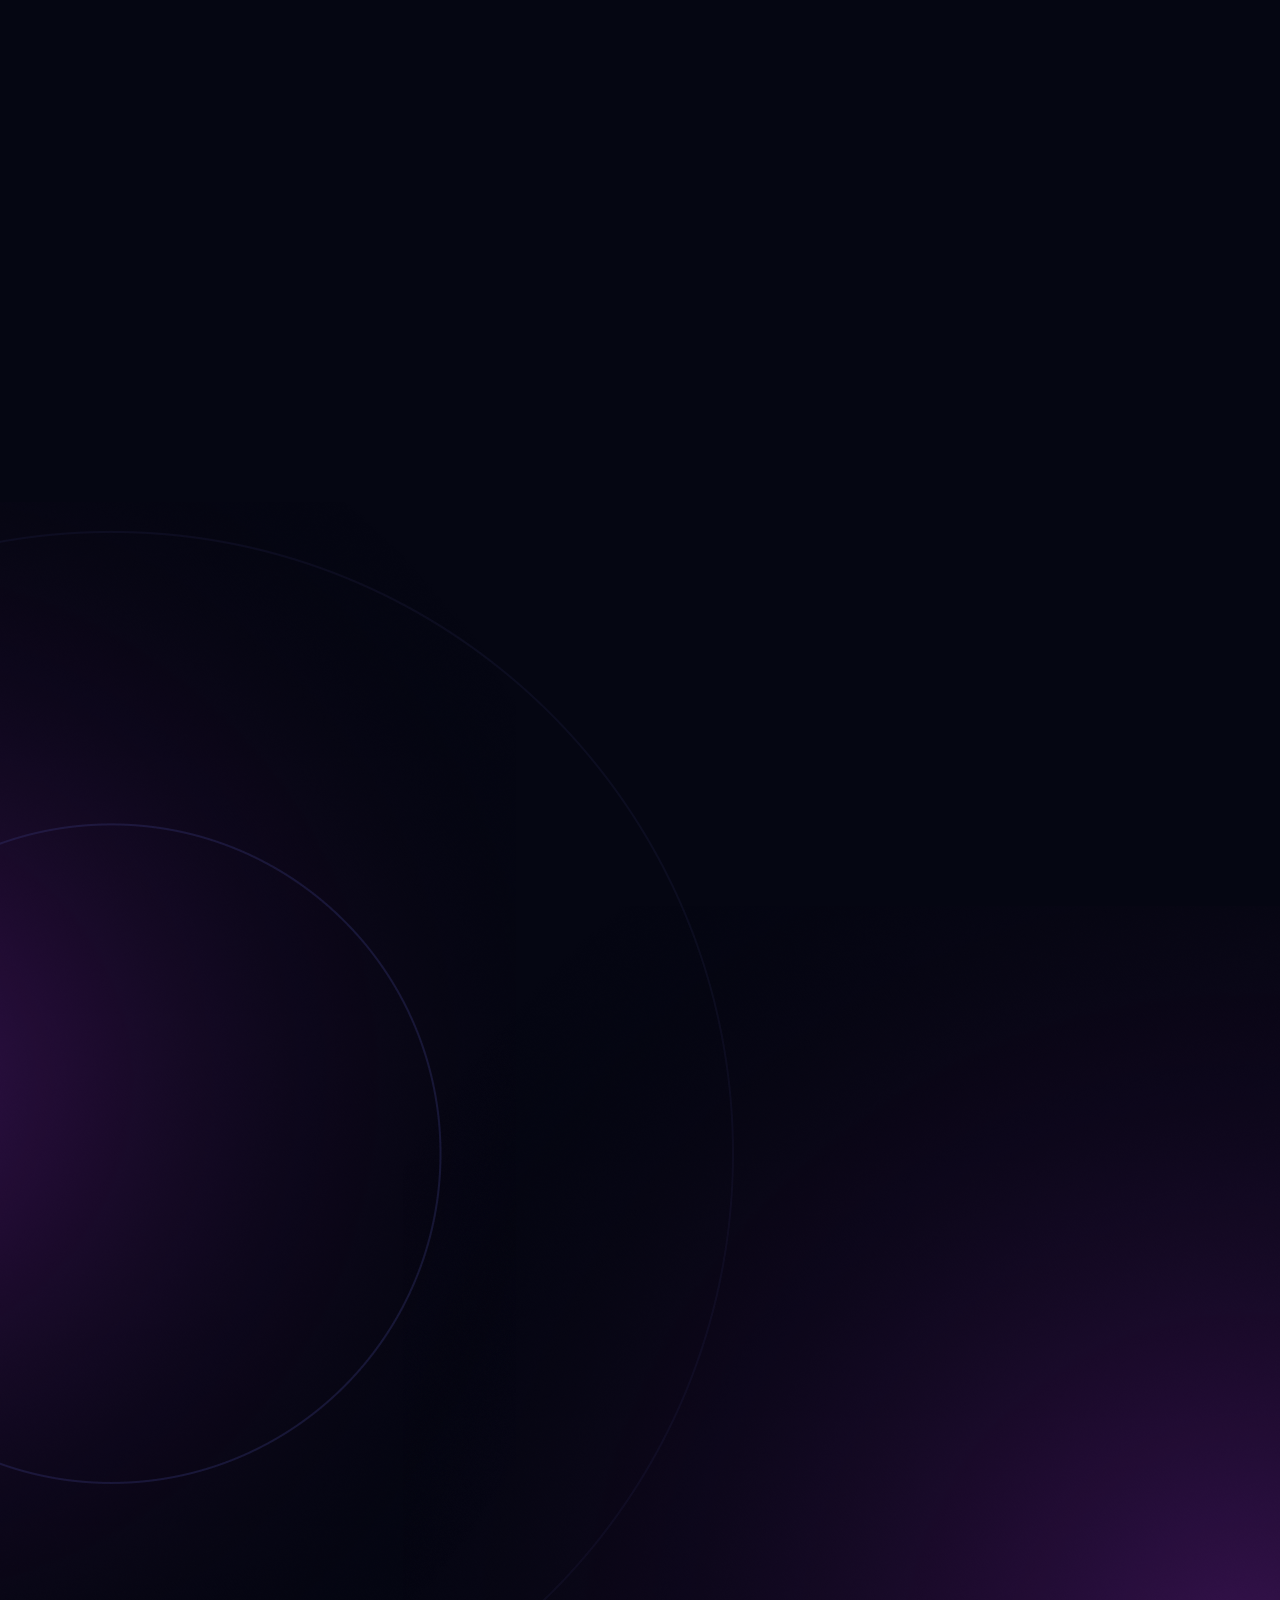
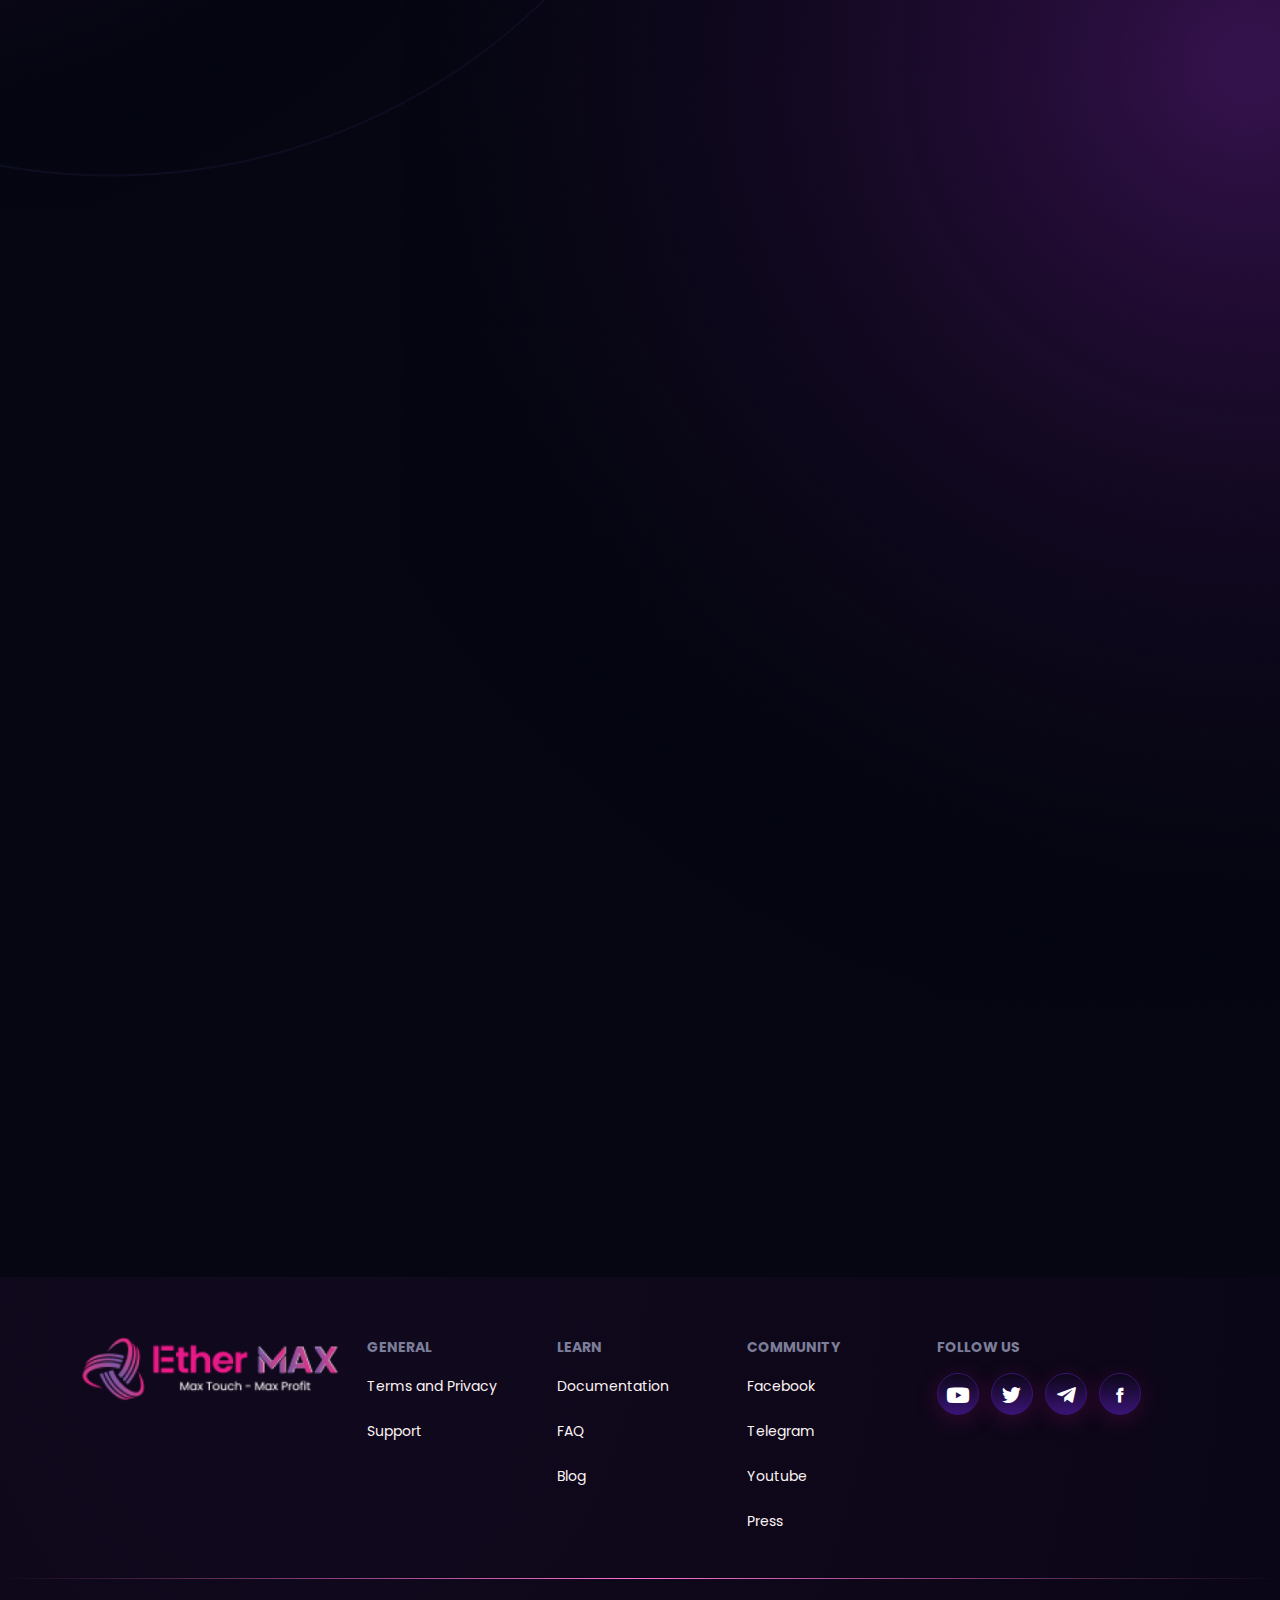
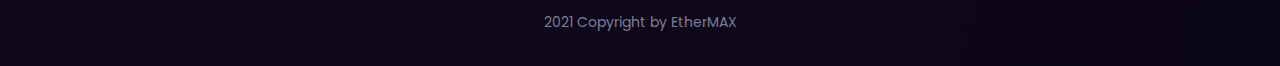
<file: introduce.html>
<!doctype html>
<html lang="en">
<head>
  <meta charset="utf-8">
  <meta name="viewport" content="width=device-width, initial-scale=1, shrink-to-fit=no">
  <meta name="description" content="">
  <title>Ethermax</title>

  <link rel="icon" href="./assets/images/favicon.png">
  <!-- Core CSS -->
  <link rel="stylesheet" type="text/css" href="./assets/css/main.css">

</head>

<body>
    <header class="header header--fix">
        <div class="container">
            <div class="sc__wrap d-flex justify-content-lg-between align-items-center">

                <div class="d-lg-none me-3">
                    <a href="#" class="menu-mb__btn">
                        <img src="./assets/img/burger.png" alt="">
                    </a>
                </div>

                <div class="header__logo">
                    <a href="index.html">
                        <img src="./assets/images/logo.png" alt="">
                    </a>
                </div>
                <nav class="main__nav d-flex align-items-center">
                    <a href="#menu__mobile" class="mburger">
                        <span><span class="icon-bar"></span><span class="icon-bar"></span><span class="icon-bar"></span></span>
                    </a>
                    <ul class="dn__menu d-none d-lg-block">
                        <li class="menu-item"><a href="#">Document</a></li>
                        <li class="menu-item"><a href="index.html">Home</a></li>
                        <li class="menu-item"><a href="news.html">News</a></li>
                        <li class="menu-item"><a href="roadmap.html">Roadmap</a></li>
                        <li class="menu-item"><a href="products.html">Products</a></li>
                        <li class="menu-item current-menu-item current_page_item"><a href="introduce.html">Introduce</a></li>
                        <li class="menu-item"><a href="contact-us.html">Contact Us</a></li>
                    </ul>
                </nav>
                <div>
                    <a href="#" class="header__btn"><span>Get Started</span></a>
                </div>
            </div>
        </div>
    </header>
    <div class="wrap__page -introduce">
        <div class="wrap__page--bg">
            <div class="container">
                <main class="site-main" role="main">
                    <header class="entry-header text-center">
                        <h1 class="entry-title">About us</h1>
                    </header><!-- .entry-header -->

                    <div class="aboutus__item -s1 wow fadeInUp">
                        <div class="row">
                            <div class="col-lg-4 order-md-2 col--thumb">
                                <div class="aboutus__item--thumb">
                                    <img src="./assets/images/introduce-img-1.png" alt="">
                                </div>
                            </div>
                            <div class="col-lg-8">
                                <div class="aboutus__item--title">Vision</div>
                                <div class="aboutus__item--excerpt">
                                    EtherMAX is a community-based organization founded to solve what can be considered the “financial institutions’ problem”. One can define this problem as the inability of various forms of project organization to connect to markets in a decentralized method and vice versa. As other solutions provide step-by-step advancements to the problem of building obsolete applications on a centralized platform, EtherMAX aims to create a broader and more equitable range of network effects. Instead of just limiting ETMX to a single solution, EtherMAX combines multiple decentralized markets and tools. It aims to create measurable and controllable valuse on the decentralized transaction history
                                </div>
                            </div>
                        </div>
                    </div>
                    <div class="aboutus__item -right -s2 wow fadeInUp">
                        <div class="row">
                            <div class="col-lg-4 col--thumb">
                                <div class="aboutus__item--thumb">
                                    <img src="./assets/images/introduce-img-2.png" alt="">
                                </div>
                            </div>
                            <div class="col-lg-8">
                                <div class="aboutus__item--title">Mission</div>
                                <div class="aboutus__item--excerpt">
                                    <ul>
                                        <li>
                                            The EtherMAX platform does not aspire to replace existing financial trading platforms (Forex, Stocks, Derivatives, Cryptocurrencie, etc) but aims to build a platform that creates new protocol standards that help promote push other financial trading platforms to upgrade & perfect themselves, creating a fairer, more transparent & secure decentralized financial transaction network.
                                        </li>
                                        <li>
                                            EtherMAX has the ambition to build a network-wide cross-chain system that allows different Blockchain networks to operate and develop together and more easily.
                                        </li>
                                    </ul>
                                </div>
                            </div>
                        </div>
                    </div>
                    <div class="aboutus__item -s3 wow fadeInUp">
                        <div class="row">
                            <div class="col-lg-4 order-md-2 col--thumb">
                                <div class="aboutus__item--thumb">
                                    <img src="./assets/images/introduce-img-3.png" alt="">
                                </div>
                            </div>
                            <div class="col-lg-8">
                                <div class="aboutus__item--title">Core values</div>
                                <div class="aboutus__item--excerpt">
                                    <ul>
                                        <li>
                                            Community value: EtherMAX system is the platfrom for the community. It is managed, developed by the community and also generates benefits and bring values to the community..
                                        </li>
                                        <li>
                                            Self-development value: EtherMAX system provides the infrastructure and principles for development. The system’s development will be entirely stimulated by the members themselves through content contribution and interaction on the system.
                                        </li>
                                        <li>
                                            Sustainable value: EtherMAX system must ensure sustainable development through Proof of Stake (POS) consensus mechanism and self-generating revenue to maintain and develop the ecosystem.
                                        </li>
                                        <li>
                                            Sustainable value: EtherMAX system must ensure sustainable development through Proof of Stake (POS) consensus mechanism and self-generating revenue to maintain and develop the ecosystem.
                                        </li>
                                        <li>
                                            Leveraged economic value: With the desire to create the leveraged economic value, EtherMAX has created valuable platforms for transactions and generated worthy rewards On the initial platform of BSC, and then Maxchain for decentralized network-wide transactions worldwide in the future.
                                        </li>
                                    </ul>
                                </div>
                            </div>
                        </div>
                    </div>

                    <div class="aboutus__boxtext text-center  wow fadeInUp">
                        <h2 class="aboutus__boxtext--title">Why choose Binance <br class="mb">Smart Chain</h2>
                        <div class="aboutus__boxtext--excerpt">
                            Binance Smart Chain is established based on the following special factors to ensure the most safety for users:
                        Independence: BSC is an independent Blockchain so it brings security and safety to all users and developers.
                        Compatibility: BSC is compatible with EVM, so it will support all existing tools of BSCereum with faster transaction time and cheaper cost.
                        Scalability: Binance Chain enables interoperability between 2 Blockchains, allowing crossChain communication and scalability for high-yield DApps for faster and smoother usage.
                        Decentralization: Smart Chain's on-chain governance through POS consensus mechanism combined with 21 validators of transactions wwill bring decentralization and increase decision -making power of the community users.
                        </div>
                    </div>

                    <div class="aboutus__item  wow fadeInUp">
                        <div class="row">
                            <div class="col-lg-7">
                                <h2 class="aboutus__item--title">Total Supply Distribution</h2>
                                <div class="aboutus__item--excerpt">
                                    <p>Binance Smart Chain is established based on the following special factors to ensure the most safety for users:</p>
                                    <ul>
                                        <li>Independence: BSC is an independent Blockchain so it brings security and safety to all users and developers.</li>
                                        <li>Compatibility: BSC is compatible with EVM, so it will support all existing tools of BSCereum with faster transaction time and cheaper cost.</li>
                                        <li>Scalability: Binance Chain enables interoperability between 2 Blockchains, allowing crossChain communication and scalability for high-yield DApps for faster and smoother usage.</li>
                                        <li>Decentralization: Smart Chain's on-chain governance through POS consensus mechanism combined with 21 validators of transactions wwill bring decentralization and increase decision -making power of the community users.</li>
                                    </ul>
                                </div>
                            </div>
                            <div class="col-lg-5">
                                <div class="row g-4 g-lgb-5">
                                    <div class="col-6">
                                        <div class="el__number">
                                            <div class="el__number--title">390M</div>
                                            <div>Total supply<br>ETMX</div>
                                        </div>
                                    </div>
                                    <div class="col-6">
                                        <div class="el__number">
                                            <div class="el__number--title">280M</div>
                                            <div>Total sales<br>ETMX</div>
                                        </div>
                                    </div>
                                    <div class="col-6">
                                        <div class="el__number">
                                            <div class="el__number--title">50M</div>
                                            <div>Total reciprocal<br>ETMX</div>
                                        </div>
                                    </div>
                                    <div class="col-6">
                                        <div class="el__number">
                                            <div class="el__number--title">60M</div>
                                            <div>Total burn<br>ETMX</div>
                                        </div>
                                    </div>
                                </div>
                            </div>
                        </div>
                    </div>

                    <div class="aboutus__boxtext text-center wow fadeInUp">
                        <h2 class="aboutus__boxtext--title">Revenue structure</h2>
                        <div class="aboutus__boxtext--excerpt">
                            Legality and consultation (5%): The cost to pay for legal and administrative expenses related to the implementation of the project and the cost after selling in the Seedsale stage.<br>
                            Marketing (25%): The cost to carry out marketing and community development activities.<br>
                            Platform operation10%): The cost to organize the operation and implementation of the ETHERMAXsystem platform.<br>
                            Human resources and product development (20%): The cost to organize human resources and implement product development.<br>
                            Market development (10%): The cost paid to the project implementation team, including the Founder team and the project implementation team and partners directly supporting the project implementation.<br>
                            Partners (5%): The cost paid to the team of experts and consultants on the Binance Smart Chain project during Sales and project implementation.<br>
                            Price Stabilization & Optimizing Funds (25%): This fund will not be used in the short term to determine the price of ETMX TOKEN immediately after raising capital through the global IPO but will be used evenly over the next 2 years on Binance Smart Chain to trade ETMX Token with other cryptocurrencies. This aims to ensure stability & steady price growth according to the roadmap of ETMX Token on international financial systems. In addition, the price stabilization fund is also used to buy back ETMX Tokens in case the market transaction value decreases. The execution of the redemption will be announced 30 days before the time of the acquisition.
                        </div>
                    </div>
                </main>
            </div>
        </div>
    </div>

    <footer class="footer">
        <div class="container">
            <div class="footer__top">
                <div class="row">
                    <div class="col-12 col-lg-3 col-md-3">
                        <a href="index.html" class="footer__logo">
                            <img src="./assets/images/logo.png" alt="">
                        </a>
                    </div>
                    <div class="col-6 col-lg-4">
                        <div class="row">
                            <div class="col-md-6">
                                <div class="footer__item">
                                    <div class="el__header">
                                        <h6 class="el__header--title">General</h6>
                                    </div>
                                    <nav class="">
                                        <ul class="el__list">
                                            <li class="menu-item"><a href="#">Terms and Privacy</a></li>
                                            <li class="menu-item"><a href="#">Support</a></li>
                                        </ul>
                                    </nav>
                                </div>
                            </div>
                            <div class="col-md-6">
                                <div class="footer__item">
                                    <div class="el__header">
                                        <h6 class="el__header--title">Learn</h6>
                                    </div>
                                    <nav class="">
                                        <ul class="el__list">
                                            <li class="menu-item"><a href="#">Documentation</a></li>
                                            <li class="menu-item"><a href="#">FAQ</a></li>
                                            <li class="menu-item"><a href="#">Blog</a></li>
                                        </ul>
                                    </nav>
                                </div>
                            </div>
                        </div>
                    </div>

                    <div class="col-6 col-lg-2 col-md-3">
                        <div class="footer__item">
                            <div class="el__header">
                                <h6 class="el__header--title">Community</h6>
                            </div>
                            <nav class="">
                                <ul class="el__list">
                                    <li class="menu-item"><a href="#">Facebook</a></li>
                                    <li class="menu-item"><a href="#">Telegram</a></li>
                                    <li class="menu-item"><a href="#">Youtube</a></li>
                                    <li class="menu-item"><a href="#">Press</a></li>
                                </ul>
                            </nav>
                        </div>
                    </div>
                    <div class="col-lg-3 col-md-12">
                        <div class="footer__item text-center text-lg-start">
                            <div class="el__header">
                                <h6 class="el__header--title">fOLLOW US</h6>
                            </div>
                            <ul class="social__box -s2 ms-auto">
                                <li><a href="#"><span class="icon-youtube"></span></a></li>
                                <li><a href="#"><span class="icon-twitter"></span></a></li>
                                <li><a href="#"><span class="icon-telegram"></span></a></li>
                                <li><a href="#"><span class="icon-facebook"></span></a></li>
                            </ul>
                        </div>
                    </div>
                </div>
            </div>
        </div>
        <div class="copyright text-center">
          <div class="container">2021 Copyright by EtherMAX</div>
        </div>
    </footer>

    <nav id="menu__mobile" class="nav__mobile">
        <div class="nav__mobile__content">
            <div class="nav__mobile__header">
                <img src="./assets/images/logo.png">
                <div class="nav__mobile--close ms-auto"><img src="./assets/img/burger-close.png" alt=""></div>
            </div>

            <ul class="nav__mobile--ul">
                <li class="menu-item"><a href="#">Document</a></li>
                <li class="menu-item"><a href="index.html">Home</a></li>
                <li class="menu-item"><a href="news.html">News</a></li>
                <li class="menu-item"><a href="roadmap.html">Roadmap</a></li>
                <li class="menu-item"><a href="products.html">Products</a></li>
                <li class="menu-item current-menu-item current_page_item"><a href="introduce.html">Introduce</a></li>
                <li class="menu-item"><a href="contact-us.html">Contact Us</a></li>
            </ul>

            <div class="nav__mobile__follow text-center">
                <p class="mb-4">fOLLOW US</p>
                <ul class="social__box -s2 ms-auto justify-content-center">
                    <li><a href="#"><span class="icon-youtube"></span></a></li>
                    <li><a href="#"><span class="icon-twitter"></span></a></li>
                    <li><a href="#"><span class="icon-telegram"></span></a></li>
                    <li><a href="#"><span class="icon-facebook"></span></a></li>
                </ul>
            </div>
        </div>
    </nav>

    <!-- end Footer -->
    <script src="./assets/libs/jquery-3.5.1.slim/jquery-3.5.1.slim.min.js"></script>
    <script src="./assets/libs/bootstrap/js/bootstrap.bundle.js"></script>
    <script src="./assets/libs/wowjs/js/wow.min.js"></script>
    <script src="./assets/libs/flickity/flickity.pkgd.min.js"></script>
    <script src="./assets/js/main.js"></script>

</body>

</html>
</file>
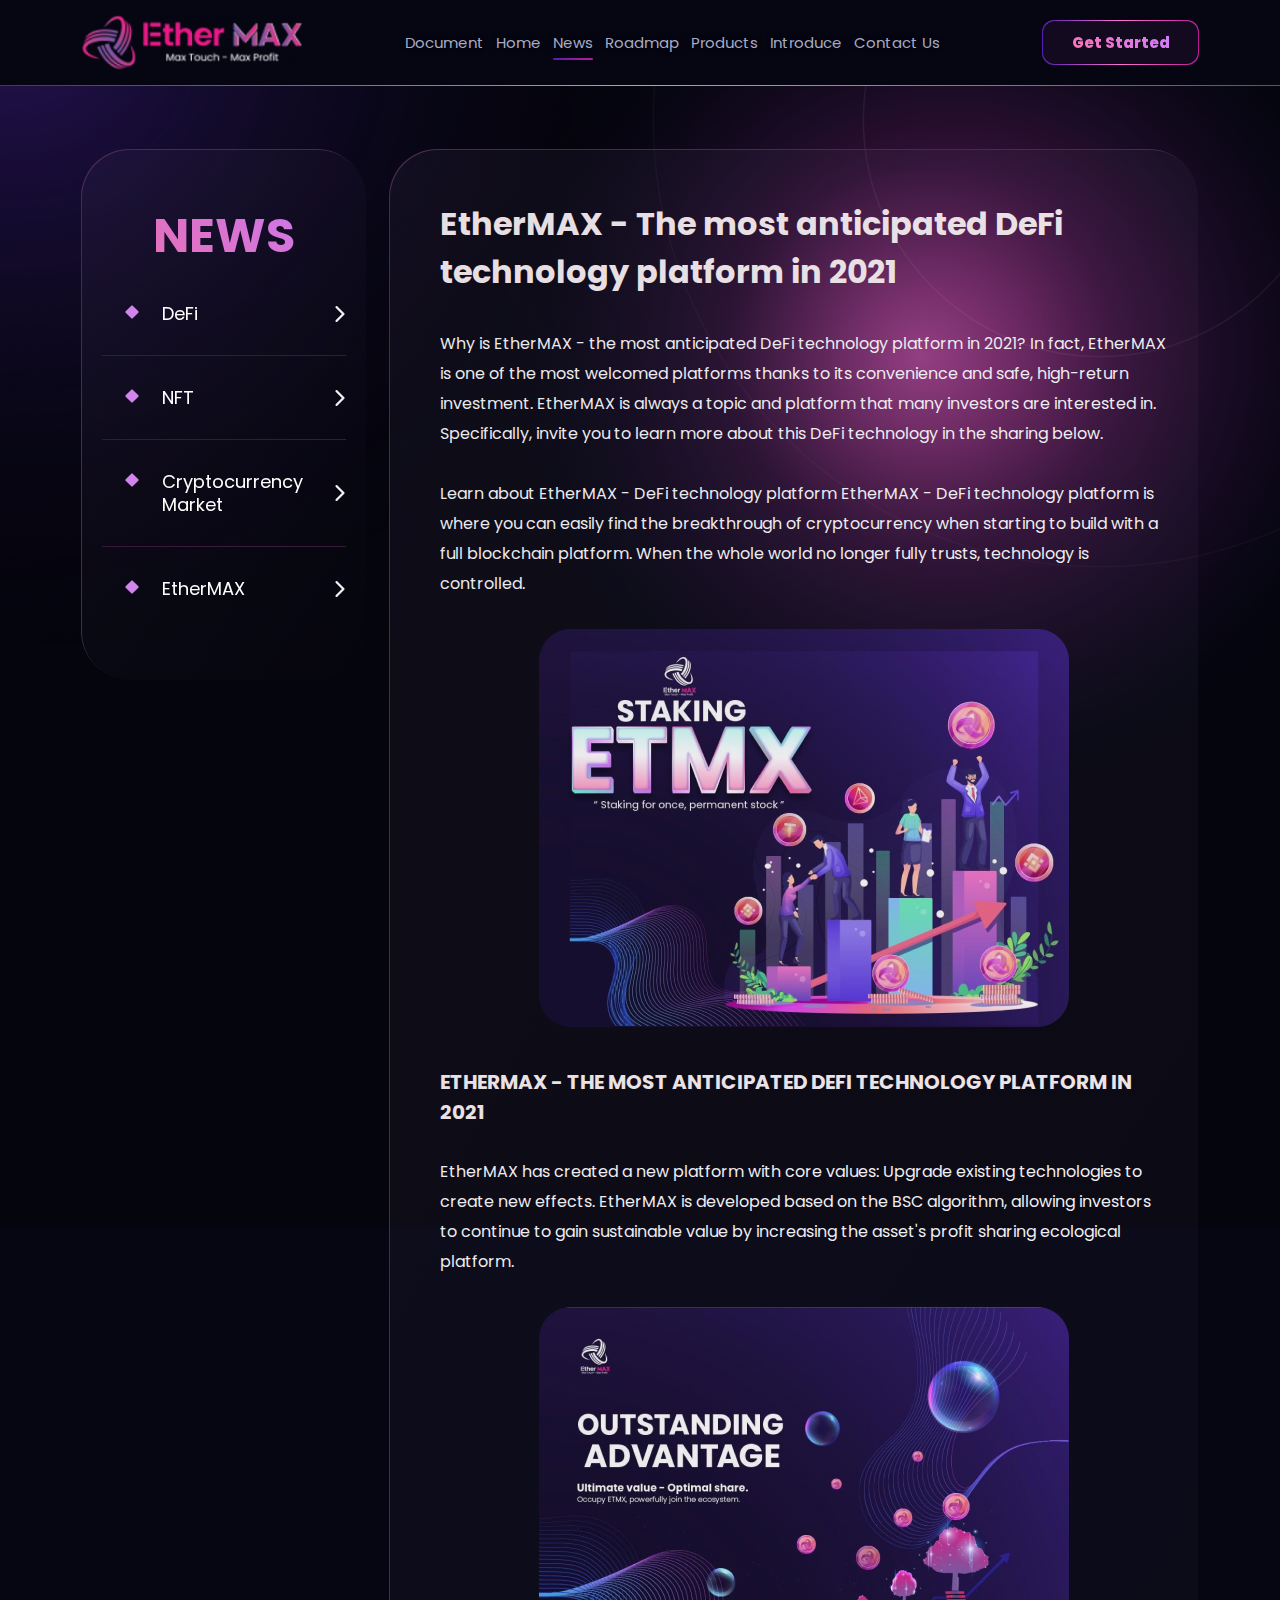
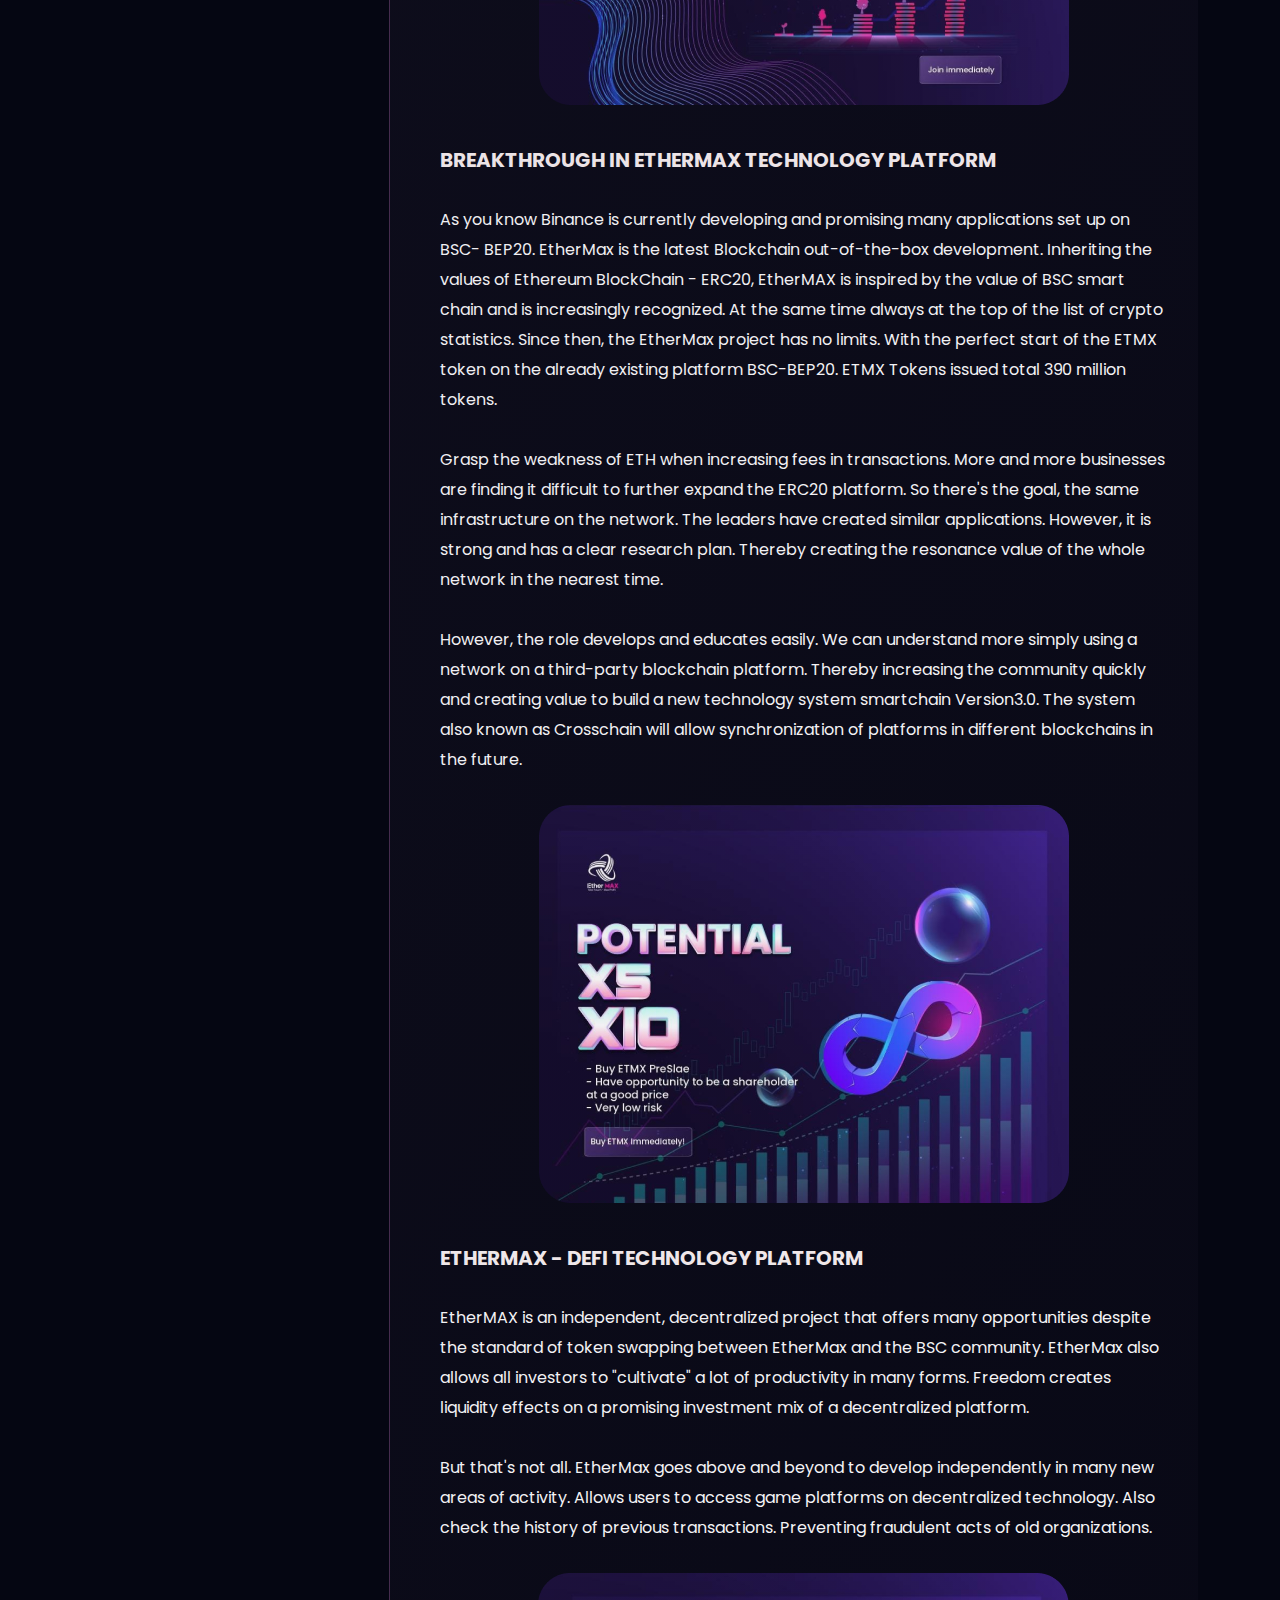
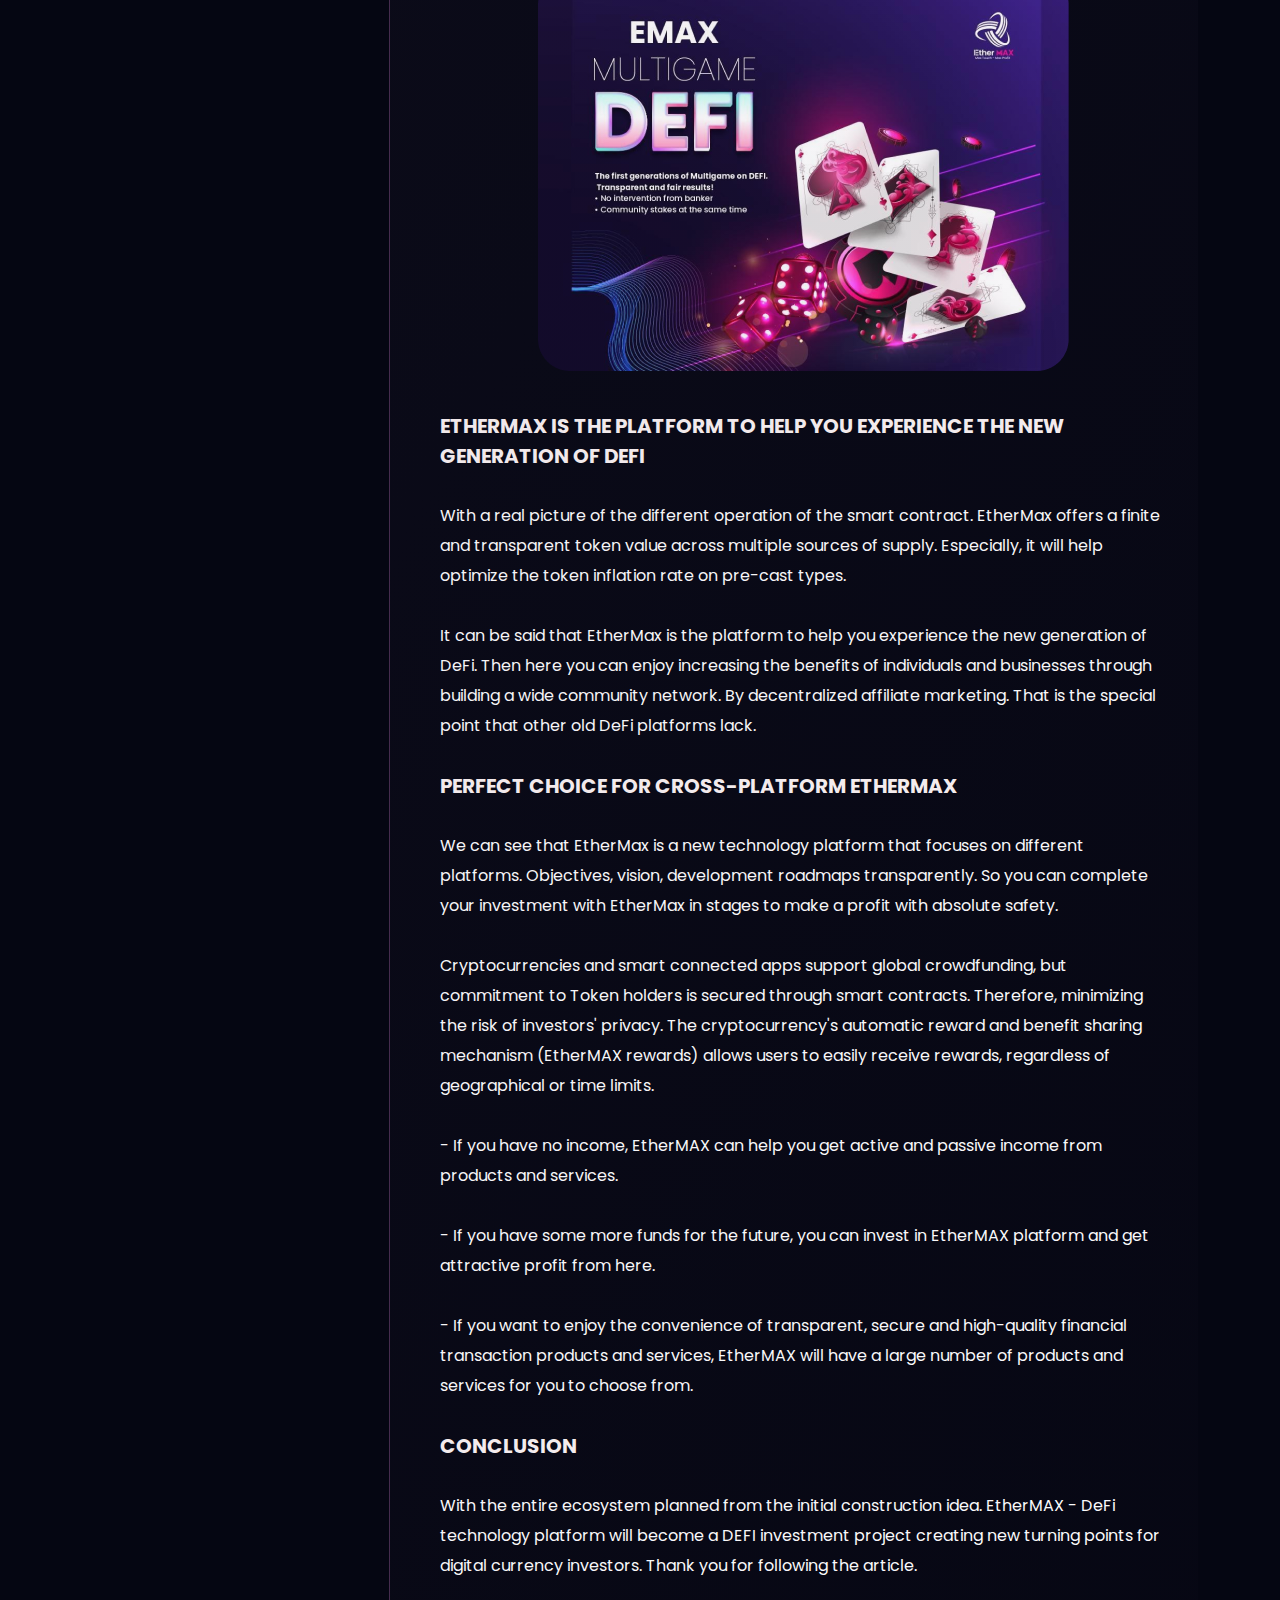
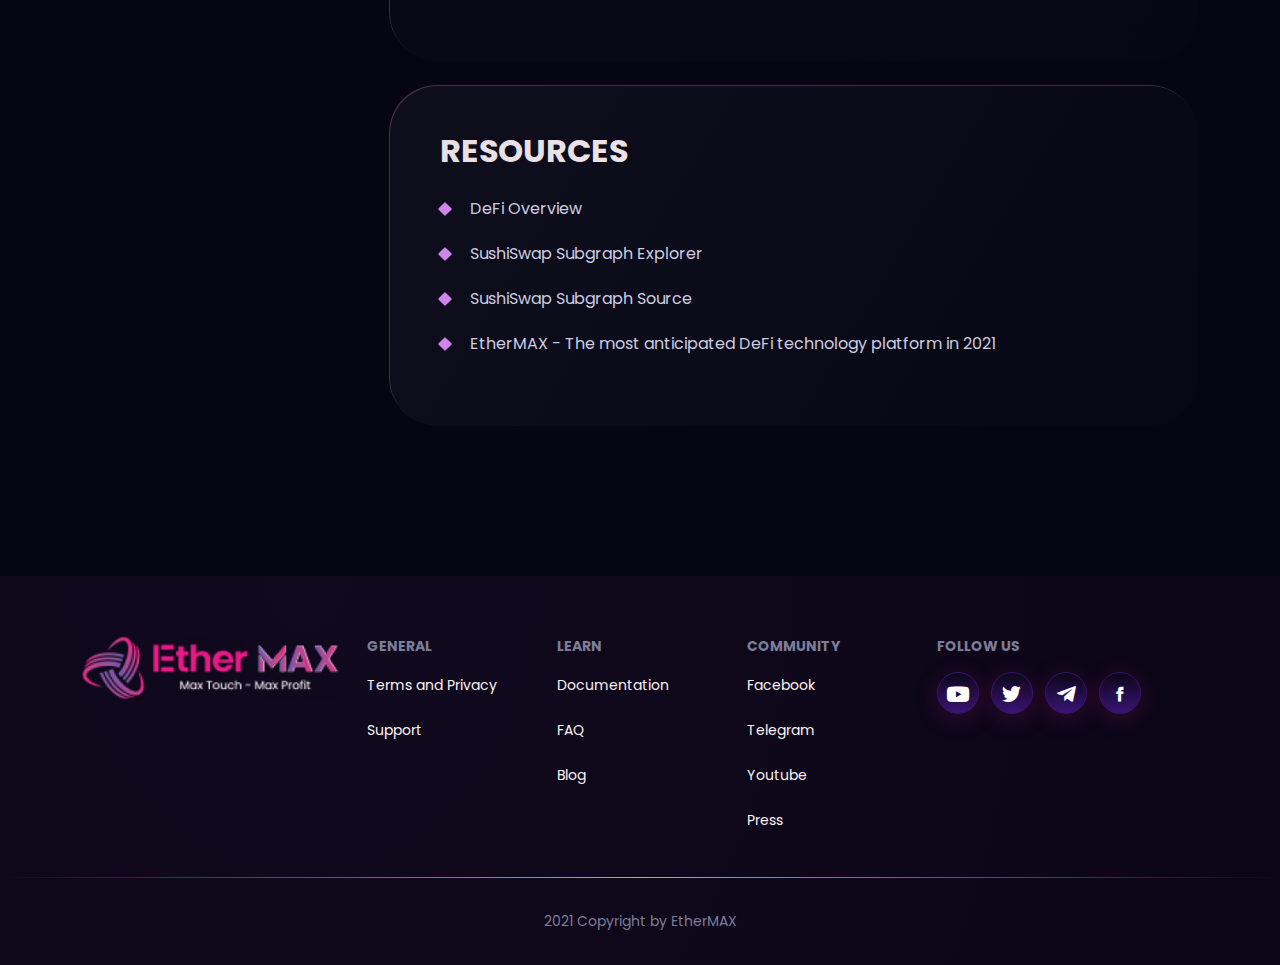
<file: news.html>
<!doctype html>
<html lang="en">
<head>
  <meta charset="utf-8">
  <meta name="viewport" content="width=device-width, initial-scale=1, shrink-to-fit=no">
  <meta name="description" content="">
  <title>Ethermax</title>

  <link rel="icon" href="./assets/images/favicon.png">
  <!-- Core CSS -->
  <link rel="stylesheet" type="text/css" href="./assets/css/main.css">

</head>

<body>
    <header class="header header--fix">
        <div class="container">
            <div class="sc__wrap d-flex justify-content-lg-between align-items-center">

                <div class="d-lg-none me-3">
                    <a href="#" class="menu-mb__btn">
                        <img src="./assets/img/burger.png" alt="">
                    </a>
                </div>

                <div class="header__logo">
                    <a href="index.html">
                        <img src="./assets/images/logo.png" alt="">
                    </a>
                </div>
                <nav class="main__nav d-flex align-items-center">
                    <a href="#menu__mobile" class="mburger">
                        <span><span class="icon-bar"></span><span class="icon-bar"></span><span class="icon-bar"></span></span>
                    </a>
                    <ul class="dn__menu d-none d-lg-block">
                        <li class="menu-item"><a href="#">Document</a></li>
                        <li class="menu-item"><a href="index.html">Home</a></li>
                        <li class="menu-item current-menu-item current_page_item"><a href="news.html">News</a></li>
                        <li class="menu-item"><a href="roadmap.html">Roadmap</a></li>
                        <li class="menu-item"><a href="products.html">Products</a></li>
                        <li class="menu-item"><a href="introduce.html">Introduce</a></li>
                        <li class="menu-item"><a href="contact-us.html">Contact Us</a></li>
                    </ul>
                </nav>
                <div>
                    <a href="#" class="header__btn"><span>Get Started</span></a>
                </div>
            </div>
        </div>
    </header>
    <div class="wrap__page -news">
        <div class="container">
            <main class="site-main" role="main">
                <div class="row">
                    <div class="col-12 col-lgb-27">
                        <div class="widget widget__news -sticky">
                            <div class="widget-title">NEWS</div>
                            <ul>
                                <li class="active"><a href="">DeFi</a></li>
                                <li><a href="">NFT</a></li>
                                <li><a href="">Cryptocurrency Market</a></li>
                                <li><a href="">EtherMAX</a></li>
                            </ul>
                        </div>
                    </div>
                    <div class="col-12 col-lgb-73">
                        <div class="entry-content">
                            <h1>EtherMAX - The most anticipated DeFi technology platform in 2021</h1>
                            <p>
                                Why is EtherMAX - the most anticipated DeFi technology platform in 2021? In fact, EtherMAX is one of the most welcomed platforms thanks to its convenience and safe, high-return investment. EtherMAX is always a topic and platform that many investors are interested in. Specifically, invite you to learn more about this DeFi technology in the sharing below.
                            </p>
                            <p>
                                Learn about EtherMAX - DeFi technology platform
                                EtherMAX - DeFi technology platform is where you can easily find the breakthrough of cryptocurrency when starting to build with a full blockchain platform. When the whole world no longer fully trusts, technology is controlled.
                            </p>
                            <div class="text-center">
                                <img src="./assets/images/news-img-1.png" alt="">
                            </div>
                            <h2>EtherMAX - the most anticipated DeFi technology platform in 2021</h2>
                            <p>
                                EtherMAX has created a new platform with core values: Upgrade existing technologies to create new effects. EtherMAX is developed based on the BSC algorithm, allowing investors to continue to gain sustainable value by increasing the asset's profit sharing ecological platform.
                            </p>
                            <div class="text-center">
                                <img src="./assets/images/news-img-2.png" alt="">
                            </div>
                            <h2>Breakthrough in EtherMAX Technology Platform</h2>
                            <p>
                                As you know Binance is currently developing and promising many applications set up on BSC- BEP20. EtherMax is the latest Blockchain out-of-the-box development. Inheriting the values of Ethereum BlockChain - ERC20, EtherMAX is inspired by the value of BSC smart chain and is increasingly recognized. At the same time always at the top of the list of crypto statistics. Since then, the EtherMax project has no limits. With the perfect start of the ETMX token on the already existing platform BSC-BEP20. ETMX Tokens issued total 390 million tokens.
                            </p>
                            <p>
                                Grasp the weakness of ETH when increasing fees in transactions. More and more businesses are finding it difficult to further expand the ERC20 platform. So there's the goal, the same infrastructure on the network. The leaders have created similar applications. However, it is strong and has a clear research plan. Thereby creating the resonance value of the whole network in the nearest time.
                            </p>
                            <p>
                                However, the role develops and educates easily. We can understand more simply using a network on a third-party blockchain platform. Thereby increasing the community quickly and creating value to build a new technology system smartchain Version3.0. The system also known as Crosschain will allow synchronization of platforms in different blockchains in the future.
                            </p>
                            <div class="text-center">
                                <img src="./assets/images/news-img-3.png" alt="">
                            </div>
                            <h2>EtherMAX - DeFi technology platform</h2>
                            <p>
                                EtherMAX is an independent, decentralized project that offers many opportunities despite the standard of token swapping between EtherMax and the BSC community. EtherMax also allows all investors to "cultivate" a lot of productivity in many forms. Freedom creates liquidity effects on a promising investment mix of a decentralized platform.
                            </p>
                            <p>
                                But that's not all. EtherMax goes above and beyond to develop independently in many new areas of activity. Allows users to access game platforms on decentralized technology. Also check the history of previous transactions. Preventing fraudulent acts of old organizations.
                            </p>
                            <div class="text-center">
                                <img src="./assets/images/news-img-4.png" alt="">
                            </div>
                            <h2>EtherMax is the platform to help you experience the new generation of DEFI</h2>
                            <p>
                                With a real picture of the different operation of the smart contract. EtherMax offers a finite and transparent token value across multiple sources of supply. Especially, it will help optimize the token inflation rate on pre-cast types.
                            </p>
                            <p>
                                It can be said that EtherMax is the platform to help you experience the new generation of DeFi. Then here you can enjoy increasing the benefits of individuals and businesses through building a wide community network. By decentralized affiliate marketing. That is the special point that other old DeFi platforms lack.
                            </p>
                            <h2>
                                Perfect choice for cross-platform EtherMax
                            </h2>
                            <p>
                                We can see that EtherMax is a new technology platform that focuses on different platforms. Objectives, vision, development roadmaps transparently. So you can complete your investment with EtherMax in stages to make a profit with absolute safety.
                            </p>
                            <p>
                                Cryptocurrencies and smart connected apps support global crowdfunding, but commitment to Token holders is secured through smart contracts. Therefore, minimizing the risk of investors' privacy. The cryptocurrency's automatic reward and benefit sharing mechanism (EtherMAX rewards) allows users to easily receive rewards, regardless of geographical or time limits.
                            </p>
                            <p>
                                - If you have no income, EtherMAX can help you get active and passive income from products and services.
                            </p>
                            <p>
                                - If you have some more funds for the future, you can invest in EtherMAX platform and get attractive profit from here.
                            </p>
                            <p>
                                - If you want to enjoy the convenience of transparent, secure and high-quality financial transaction products and services, EtherMAX will have a large number of products and services for you to choose from.
                            </p>
                            <h2>Conclusion</h2>
                            <p>
                                With the entire ecosystem planned from the initial construction idea. EtherMAX - DeFi technology platform will become a DEFI investment project creating new turning points for digital currency investors. Thank you for following the article.
                            </p>
                        </div>

                        <div class="related__post">
                            <h2 class="related__post--title">Resources</h2>
                            <ul class="related__post--list">
                                <li>DeFi Overview</li>
                                <li>SushiSwap Subgraph Explorer</li>
                                <li>SushiSwap Subgraph Source</li>
                                <li>EtherMAX - The most anticipated DeFi technology platform in 2021</li>
                            </ul>
                        </div>
                    </div>
                </div>
            </main>
        </div>
    </div>

    <footer class="footer">
        <div class="container">
            <div class="footer__top">
                <div class="row">
                    <div class="col-12 col-lg-3 col-md-3">
                        <a href="index.html" class="footer__logo">
                            <img src="./assets/images/logo.png" alt="">
                        </a>
                    </div>
                    <div class="col-6 col-lg-4">
                        <div class="row">
                            <div class="col-md-6">
                                <div class="footer__item">
                                    <div class="el__header">
                                        <h6 class="el__header--title">General</h6>
                                    </div>
                                    <nav class="">
                                        <ul class="el__list">
                                            <li class="menu-item"><a href="#">Terms and Privacy</a></li>
                                            <li class="menu-item"><a href="#">Support</a></li>
                                        </ul>
                                    </nav>
                                </div>
                            </div>
                            <div class="col-md-6">
                                <div class="footer__item">
                                    <div class="el__header">
                                        <h6 class="el__header--title">Learn</h6>
                                    </div>
                                    <nav class="">
                                        <ul class="el__list">
                                            <li class="menu-item"><a href="#">Documentation</a></li>
                                            <li class="menu-item"><a href="#">FAQ</a></li>
                                            <li class="menu-item"><a href="#">Blog</a></li>
                                        </ul>
                                    </nav>
                                </div>
                            </div>
                        </div>
                    </div>

                    <div class="col-6 col-lg-2 col-md-3">
                        <div class="footer__item">
                            <div class="el__header">
                                <h6 class="el__header--title">Community</h6>
                            </div>
                            <nav class="">
                                <ul class="el__list">
                                    <li class="menu-item"><a href="#">Facebook</a></li>
                                    <li class="menu-item"><a href="#">Telegram</a></li>
                                    <li class="menu-item"><a href="#">Youtube</a></li>
                                    <li class="menu-item"><a href="#">Press</a></li>
                                </ul>
                            </nav>
                        </div>
                    </div>
                    <div class="col-lg-3 col-md-12">
                        <div class="footer__item text-center text-lg-start">
                            <div class="el__header">
                                <h6 class="el__header--title">fOLLOW US</h6>
                            </div>
                            <ul class="social__box -s2 ms-auto">
                                <li><a href="#"><span class="icon-youtube"></span></a></li>
                                <li><a href="#"><span class="icon-twitter"></span></a></li>
                                <li><a href="#"><span class="icon-telegram"></span></a></li>
                                <li><a href="#"><span class="icon-facebook"></span></a></li>
                            </ul>
                        </div>
                    </div>
                </div>
            </div>
        </div>
        <div class="copyright text-center">
          <div class="container">2021 Copyright by EtherMAX</div>
        </div>
    </footer>

    <nav id="menu__mobile" class="nav__mobile">
        <div class="nav__mobile__content">
            <div class="nav__mobile__header">
                <img src="./assets/images/logo.png">
                <div class="nav__mobile--close ms-auto"><img src="./assets/img/burger-close.png" alt=""></div>
            </div>

            <ul class="nav__mobile--ul">
                <li class="menu-item"><a href="#">Document</a></li>
                <li class="menu-item"><a href="index.html">Home</a></li>
                <li class="menu-item current-menu-item current_page_item"><a href="news.html">News</a></li>
                <li class="menu-item"><a href="roadmap.html">Roadmap</a></li>
                <li class="menu-item"><a href="products.html">Products</a></li>
                <li class="menu-item"><a href="introduce.html">Introduce</a></li>
                <li class="menu-item"><a href="contact-us.html">Contact Us</a></li>
            </ul>

            <div class="nav__mobile__follow text-center">
                <p class="mb-4">fOLLOW US</p>
                <ul class="social__box -s2 ms-auto justify-content-center">
                    <li><a href="#"><span class="icon-youtube"></span></a></li>
                    <li><a href="#"><span class="icon-twitter"></span></a></li>
                    <li><a href="#"><span class="icon-telegram"></span></a></li>
                    <li><a href="#"><span class="icon-facebook"></span></a></li>
                </ul>
            </div>
        </div>
    </nav>

    <!-- end Footer -->
    <script src="./assets/libs/jquery-3.5.1.slim/jquery-3.5.1.slim.min.js"></script>
    <script src="./assets/libs/bootstrap/js/bootstrap.bundle.js"></script>
    <script src="./assets/libs/wowjs/js/wow.min.js"></script>
    <script src="./assets/libs/flickity/flickity.pkgd.min.js"></script>
    <script src="./assets/js/main.js"></script>

</body>

</html>
</file>
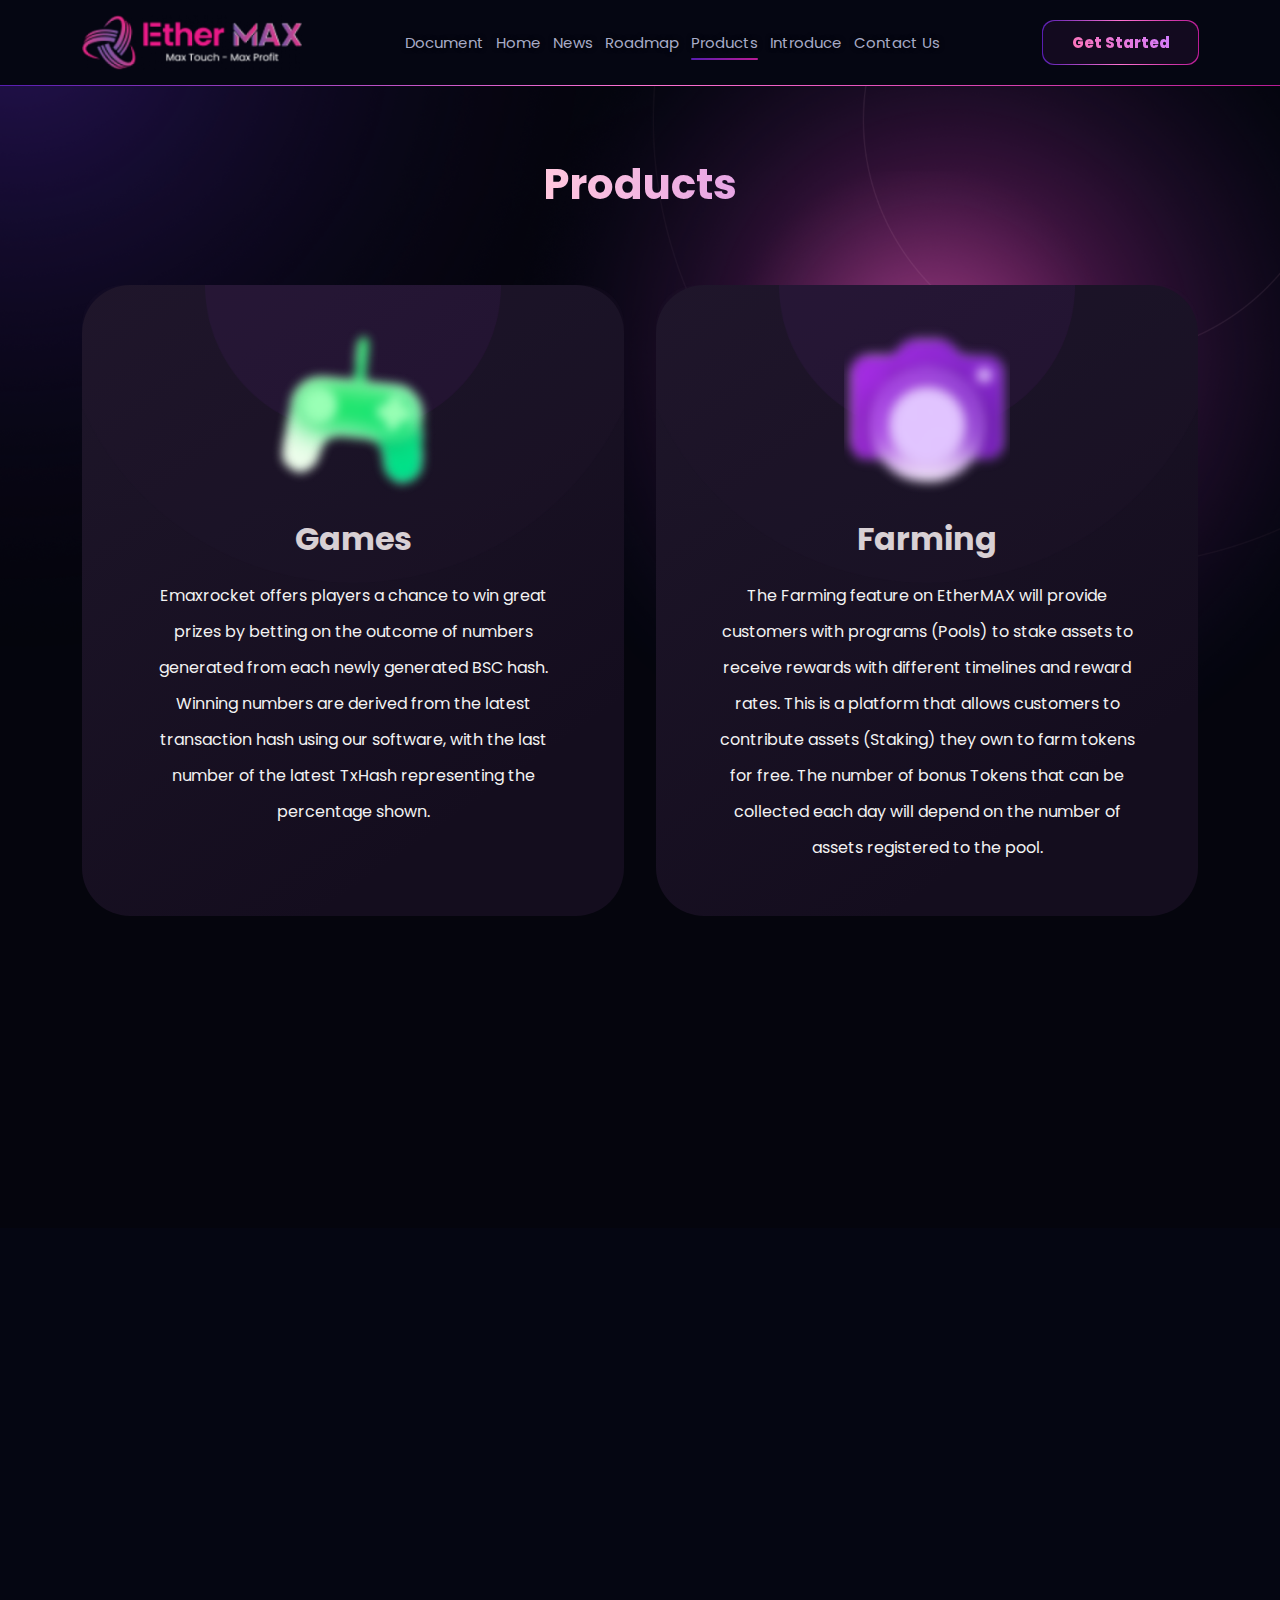
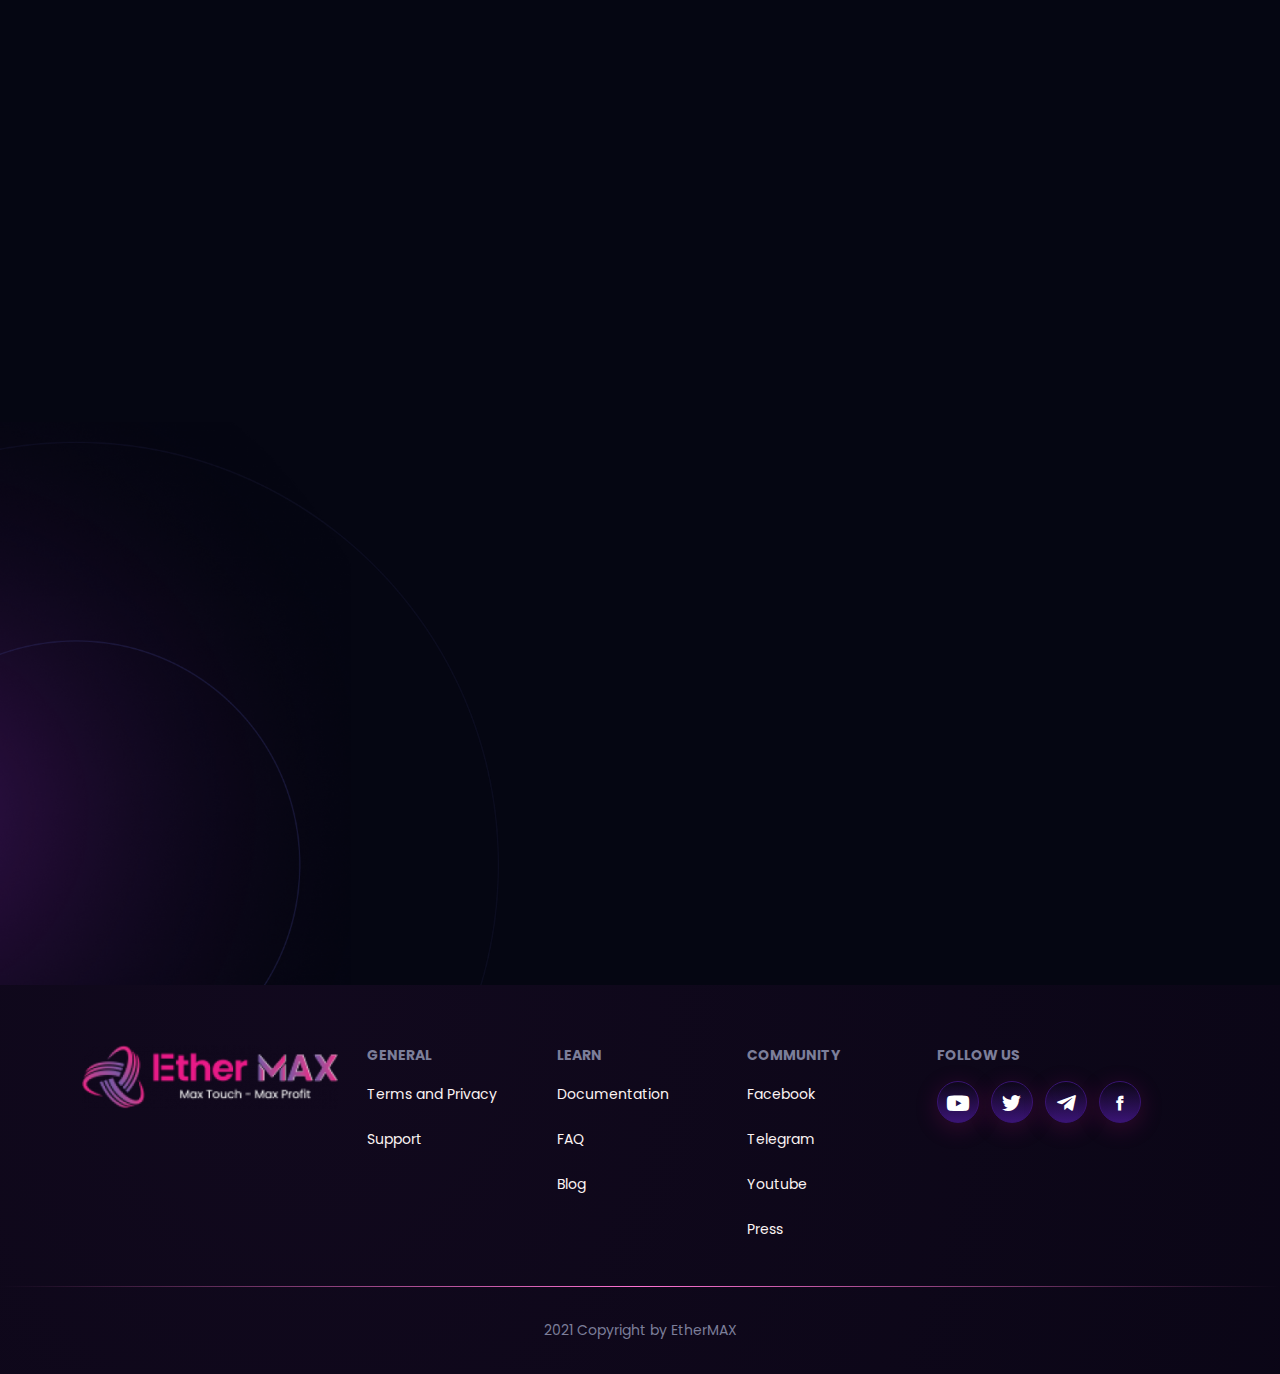
<file: products.html>
<!doctype html>
<html lang="en">
<head>
  <meta charset="utf-8">
  <meta name="viewport" content="width=device-width, initial-scale=1, shrink-to-fit=no">
  <meta name="description" content="">
  <title>Ethermax</title>

  <link rel="icon" href="./assets/images/favicon.png">
  <!-- Core CSS -->
  <link rel="stylesheet" type="text/css" href="./assets/css/main.css">

</head>

<body>
    <header class="header header--fix">
        <div class="container">
            <div class="sc__wrap d-flex justify-content-lg-between align-items-center">

                <div class="d-lg-none me-3">
                    <a href="#" class="menu-mb__btn">
                        <img src="./assets/img/burger.png" alt="">
                    </a>
                </div>

                <div class="header__logo">
                    <a href="index.html">
                        <img src="./assets/images/logo.png" alt="">
                    </a>
                </div>
                <nav class="main__nav d-flex align-items-center">
                    <a href="#menu__mobile" class="mburger">
                        <span><span class="icon-bar"></span><span class="icon-bar"></span><span class="icon-bar"></span></span>
                    </a>
                    <ul class="dn__menu d-none d-lg-block">
                        <li class="menu-item"><a href="#">Document</a></li>
                        <li class="menu-item"><a href="index.html">Home</a></li>
                        <li class="menu-item"><a href="news.html">News</a></li>
                        <li class="menu-item"><a href="roadmap.html">Roadmap</a></li>
                        <li class="menu-item current-menu-item current_page_item"><a href="products.html">Products</a></li>
                        <li class="menu-item"><a href="introduce.html">Introduce</a></li>
                        <li class="menu-item"><a href="contact-us.html">Contact Us</a></li>
                    </ul>
                </nav>
                <div>
                    <a href="#" class="header__btn"><span>Get Started</span></a>
                </div>
            </div>
        </div>
    </header>
    <div class="wrap__page -products">
        <div class="container">
            <main class="site-main" role="main">
                <header class="entry-header text-center">
                    <h1 class="entry-title">Products</h1>
                </header><!-- .entry-header -->
                <div class="products__4block">
                    <div class="row">
                        <div class="col-lg-6 d-md-flex">
                            <div class="product__item wow fadeInLeft">
                                <div class="product__item--thumb dnfix__thumb -contain">
                                    <img src="./assets/images/product-img-1.png" alt="">
                                </div>
                                <div class="product__item--meta">
                                    <h3 class="product__item--title">Games</h3>
                                    <div class="product__item--excerpt">
                                        Emaxrocket offers players a chance to win great prizes by betting on the outcome of numbers generated from each newly generated BSC hash. Winning numbers are derived from the latest transaction hash using our software, with the last number of the latest TxHash representing the percentage shown.
                                    </div>
                                </div>
                            </div>
                        </div>
                        <div class="col-lg-6 d-md-flex">
                            <div class="product__item wow fadeInRight">
                                <div class="product__item--thumb dnfix__thumb -contain">
                                    <img src="./assets/images/product-img-2.png" alt="">
                                </div>
                                <div class="product__item--meta">
                                    <h3 class="product__item--title">Farming</h3>
                                    <div class="product__item--excerpt">
                                        The Farming feature on EtherMAX will provide customers with programs (Pools) to stake assets to receive rewards with different timelines and reward rates. This is a platform that allows customers to contribute assets (Staking) they own to farm tokens for free. The number of bonus Tokens that can be collected each day will depend on the number of assets registered to the pool.
                                    </div>
                                </div>
                            </div>
                        </div>
                        <div class="col-lg-6 d-md-flex">
                            <div class="product__item wow fadeInUp">
                                <div class="product__item--thumb dnfix__thumb -contain">
                                    <img src="./assets/images/product-img-3.png" alt="">
                                </div>
                                <div class="product__item--meta">
                                    <h3 class="product__item--title">Swap</h3>
                                    <div class="product__item--excerpt">
                                        A function of the weight and balance of the ETMX pool – tunrned into a constant. We created a formula for pricing the transaction at any point in time so that no matter what financial system is implemented, the value ratio of each ETMX token remains constant at the time of the transaction.
                                    </div>
                                </div>
                            </div>
                        </div>
                        <div class="col-lg-6 d-md-flex">
                            <div class="product__item wow fadeInUp">
                                <div class="product__item--thumb dnfix__thumb -contain">
                                    <img src="./assets/images/product-img-4.png" alt="">
                                </div>
                                <div class="product__item--meta">
                                    <h3 class="product__item--title">Staking</h3>
                                    <div class="product__item--excerpt">
                                        A function of the weight and balance of the Staking Mechanism – Allows you to receive cash or ETMX tokens. We apply the Proof of stake method so that participants in equitization will send ETMX Tokens and receive real value from new ETMX based on the price of ETMXToken (Staking)
                                    </div>
                                </div>
                            </div>
                        </div>
                    </div>
                </div>
                <div class="products__video wow fadeInUp">
                    <div class="videoWrapper">
                        <iframe width="100%" height="315" src="https://www.youtube.com/embed/SCYLjPwhTbM" title="YouTube video player" frameborder="0" allow="accelerometer; autoplay; clipboard-write; encrypted-media; gyroscope; picture-in-picture" allowfullscreen></iframe>
                    </div>
                </div>
            </main>
        </div>
    </div>

    <footer class="footer">
        <div class="container">
            <div class="footer__top">
                <div class="row">
                    <div class="col-12 col-lg-3 col-md-3">
                        <a href="index.html" class="footer__logo">
                            <img src="./assets/images/logo.png" alt="">
                        </a>
                    </div>
                    <div class="col-6 col-lg-4">
                        <div class="row">
                            <div class="col-md-6">
                                <div class="footer__item">
                                    <div class="el__header">
                                        <h6 class="el__header--title">General</h6>
                                    </div>
                                    <nav class="">
                                        <ul class="el__list">
                                            <li class="menu-item"><a href="#">Terms and Privacy</a></li>
                                            <li class="menu-item"><a href="#">Support</a></li>
                                        </ul>
                                    </nav>
                                </div>
                            </div>
                            <div class="col-md-6">
                                <div class="footer__item">
                                    <div class="el__header">
                                        <h6 class="el__header--title">Learn</h6>
                                    </div>
                                    <nav class="">
                                        <ul class="el__list">
                                            <li class="menu-item"><a href="#">Documentation</a></li>
                                            <li class="menu-item"><a href="#">FAQ</a></li>
                                            <li class="menu-item"><a href="#">Blog</a></li>
                                        </ul>
                                    </nav>
                                </div>
                            </div>
                        </div>
                    </div>

                    <div class="col-6 col-lg-2 col-md-3">
                        <div class="footer__item">
                            <div class="el__header">
                                <h6 class="el__header--title">Community</h6>
                            </div>
                            <nav class="">
                                <ul class="el__list">
                                    <li class="menu-item"><a href="#">Facebook</a></li>
                                    <li class="menu-item"><a href="#">Telegram</a></li>
                                    <li class="menu-item"><a href="#">Youtube</a></li>
                                    <li class="menu-item"><a href="#">Press</a></li>
                                </ul>
                            </nav>
                        </div>
                    </div>
                    <div class="col-lg-3 col-md-12">
                        <div class="footer__item text-center text-lg-start">
                            <div class="el__header">
                                <h6 class="el__header--title">fOLLOW US</h6>
                            </div>
                            <ul class="social__box -s2 ms-auto">
                                <li><a href="#"><span class="icon-youtube"></span></a></li>
                                <li><a href="#"><span class="icon-twitter"></span></a></li>
                                <li><a href="#"><span class="icon-telegram"></span></a></li>
                                <li><a href="#"><span class="icon-facebook"></span></a></li>
                            </ul>
                        </div>
                    </div>
                </div>
            </div>
        </div>
        <div class="copyright text-center">
          <div class="container">2021 Copyright by EtherMAX</div>
        </div>
    </footer>

    <nav id="menu__mobile" class="nav__mobile">
        <div class="nav__mobile__content">
            <div class="nav__mobile__header">
                <img src="./assets/images/logo.png">
                <div class="nav__mobile--close ms-auto"><img src="./assets/img/burger-close.png" alt=""></div>
            </div>

            <ul class="nav__mobile--ul">
                <li class="menu-item"><a href="#">Document</a></li>
                <li class="menu-item"><a href="index.html">Home</a></li>
                <li class="menu-item"><a href="news.html">News</a></li>
                <li class="menu-item"><a href="roadmap.html">Roadmap</a></li>
                <li class="menu-item current-menu-item current_page_item"><a href="products.html">Products</a></li>
                <li class="menu-item"><a href="introduce.html">Introduce</a></li>
                <li class="menu-item"><a href="contact-us.html">Contact Us</a></li>
            </ul>

            <div class="nav__mobile__follow text-center">
                <p class="mb-4">fOLLOW US</p>
                <ul class="social__box -s2 ms-auto justify-content-center">
                    <li><a href="#"><span class="icon-youtube"></span></a></li>
                    <li><a href="#"><span class="icon-twitter"></span></a></li>
                    <li><a href="#"><span class="icon-telegram"></span></a></li>
                    <li><a href="#"><span class="icon-facebook"></span></a></li>
                </ul>
            </div>
        </div>
    </nav>

    <!-- end Footer -->
    <script src="./assets/libs/jquery-3.5.1.slim/jquery-3.5.1.slim.min.js"></script>
    <script src="./assets/libs/bootstrap/js/bootstrap.bundle.js"></script>
    <script src="./assets/libs/wowjs/js/wow.min.js"></script>
    <script src="./assets/libs/flickity/flickity.pkgd.min.js"></script>
    <script src="./assets/js/main.js"></script>

</body>

</html>
</file>
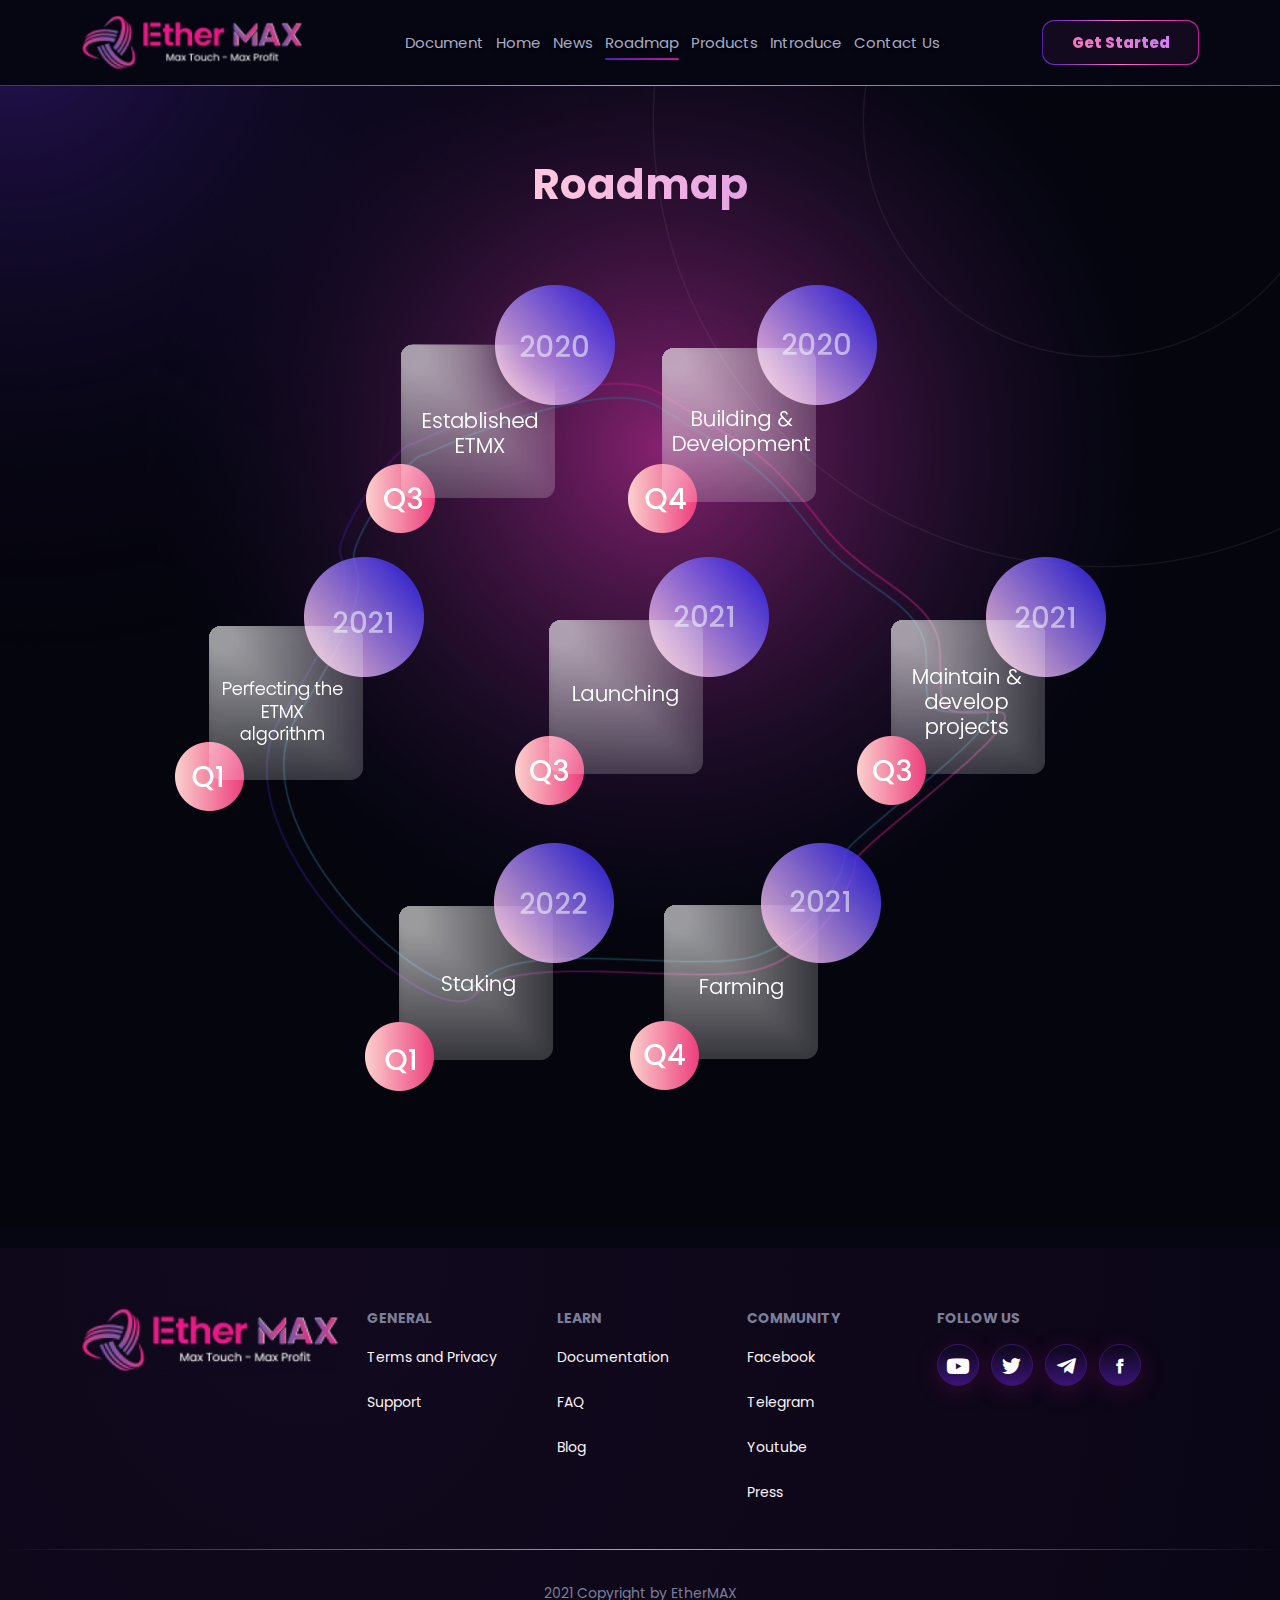
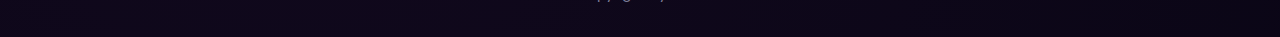
<file: roadmap.html>
<!doctype html>
<html lang="en">
<head>
  <meta charset="utf-8">
  <meta name="viewport" content="width=device-width, initial-scale=1, shrink-to-fit=no">
  <meta name="description" content="">
  <title>Ethermax</title>

  <link rel="icon" href="./assets/images/favicon.png">
  <!-- Core CSS -->
  <link rel="stylesheet" type="text/css" href="./assets/css/main.css">

</head>

<body>
    <header class="header header--fix">
        <div class="container">
            <div class="sc__wrap d-flex justify-content-lg-between align-items-center">

                <div class="d-lg-none me-3">
                    <a href="#" class="menu-mb__btn">
                        <img src="./assets/img/burger.png" alt="">
                    </a>
                </div>

                <div class="header__logo">
                    <a href="index.html">
                        <img src="./assets/images/logo.png" alt="">
                    </a>
                </div>
                <nav class="main__nav d-flex align-items-center">
                    <a href="#menu__mobile" class="mburger">
                        <span><span class="icon-bar"></span><span class="icon-bar"></span><span class="icon-bar"></span></span>
                    </a>
                    <ul class="dn__menu d-none d-lg-block">
                        <li class="menu-item"><a href="#">Document</a></li>
                        <li class="menu-item"><a href="index.html">Home</a></li>
                        <li class="menu-item"><a href="news.html">News</a></li>
                        <li class="menu-item current-menu-item current_page_item"><a href="Roadmap.html">Roadmap</a></li>
                        <li class="menu-item"><a href="products.html">Products</a></li>
                        <li class="menu-item"><a href="introduce.html">Introduce</a></li>
                        <li class="menu-item"><a href="contact-us.html">Contact Us</a></li>
                    </ul>
                </nav>
                <div>
                    <a href="#" class="header__btn"><span>Get Started</span></a>
                </div>
            </div>
        </div>
    </header>
    <div class="wrap__page -roadmap">
        <div class="container">
            <main class="site-main" role="main">
                <header class="entry-header text-center">
                    <h1 class="entry-title">Roadmap</h1>
                </header><!-- .entry-header -->

                <div class="roadmap__thumb text-center wow fadeInUp">
                    <img src="./assets/images/home 1.png" alt="">
                </div>


            </main>
        </div>
    </div>

    <footer class="footer">
        <div class="container">
            <div class="footer__top">
                <div class="row">
                    <div class="col-12 col-lg-3 col-md-3">
                        <a href="index.html" class="footer__logo">
                            <img src="./assets/images/logo.png" alt="">
                        </a>
                    </div>
                    <div class="col-6 col-lg-4">
                        <div class="row">
                            <div class="col-md-6">
                                <div class="footer__item">
                                    <div class="el__header">
                                        <h6 class="el__header--title">General</h6>
                                    </div>
                                    <nav class="">
                                        <ul class="el__list">
                                            <li class="menu-item"><a href="#">Terms and Privacy</a></li>
                                            <li class="menu-item"><a href="#">Support</a></li>
                                        </ul>
                                    </nav>
                                </div>
                            </div>
                            <div class="col-md-6">
                                <div class="footer__item">
                                    <div class="el__header">
                                        <h6 class="el__header--title">Learn</h6>
                                    </div>
                                    <nav class="">
                                        <ul class="el__list">
                                            <li class="menu-item"><a href="#">Documentation</a></li>
                                            <li class="menu-item"><a href="#">FAQ</a></li>
                                            <li class="menu-item"><a href="#">Blog</a></li>
                                        </ul>
                                    </nav>
                                </div>
                            </div>
                        </div>
                    </div>

                    <div class="col-6 col-lg-2 col-md-3">
                        <div class="footer__item">
                            <div class="el__header">
                                <h6 class="el__header--title">Community</h6>
                            </div>
                            <nav class="">
                                <ul class="el__list">
                                    <li class="menu-item"><a href="#">Facebook</a></li>
                                    <li class="menu-item"><a href="#">Telegram</a></li>
                                    <li class="menu-item"><a href="#">Youtube</a></li>
                                    <li class="menu-item"><a href="#">Press</a></li>
                                </ul>
                            </nav>
                        </div>
                    </div>
                    <div class="col-lg-3 col-md-12">
                        <div class="footer__item text-center text-lg-start">
                            <div class="el__header">
                                <h6 class="el__header--title">fOLLOW US</h6>
                            </div>
                            <ul class="social__box -s2 ms-auto">
                                <li><a href="#"><span class="icon-youtube"></span></a></li>
                                <li><a href="#"><span class="icon-twitter"></span></a></li>
                                <li><a href="#"><span class="icon-telegram"></span></a></li>
                                <li><a href="#"><span class="icon-facebook"></span></a></li>
                            </ul>
                        </div>
                    </div>
                </div>
            </div>
        </div>
        <div class="copyright text-center">
          <div class="container">2021 Copyright by EtherMAX</div>
        </div>
    </footer>

    <nav id="menu__mobile" class="nav__mobile">
        <div class="nav__mobile__content">
            <div class="nav__mobile__header">
                <img src="./assets/images/logo.png">
                <div class="nav__mobile--close ms-auto"><img src="./assets/img/burger-close.png" alt=""></div>
            </div>

            <ul class="nav__mobile--ul">
                <li class="menu-item"><a href="#">Document</a></li>
                <li class="menu-item"><a href="index.html">Home</a></li>
                <li class="menu-item"><a href="news.html">News</a></li>
                <li class="menu-item current-menu-item current_page_item"><a href="roadmap.html">Roadmap</a></li>
                <li class="menu-item"><a href="products.html">Products</a></li>
                <li class="menu-item"><a href="introduce.html">Introduce</a></li>
                <li class="menu-item"><a href="contact-us.html">Contact Us</a></li>
            </ul>

            <div class="nav__mobile__follow text-center">
                <p class="mb-4">fOLLOW US</p>
                <ul class="social__box -s2 ms-auto justify-content-center">
                    <li><a href="#"><span class="icon-youtube"></span></a></li>
                    <li><a href="#"><span class="icon-twitter"></span></a></li>
                    <li><a href="#"><span class="icon-telegram"></span></a></li>
                    <li><a href="#"><span class="icon-facebook"></span></a></li>
                </ul>
            </div>
        </div>
    </nav>

    <!-- end Footer -->
    <script src="./assets/libs/jquery-3.5.1.slim/jquery-3.5.1.slim.min.js"></script>
    <script src="./assets/libs/bootstrap/js/bootstrap.bundle.js"></script>
    <script src="./assets/libs/wowjs/js/wow.min.js"></script>
    <script src="./assets/libs/flickity/flickity.pkgd.min.js"></script>
    <script src="./assets/js/main.js"></script>

</body>

</html>
</file>
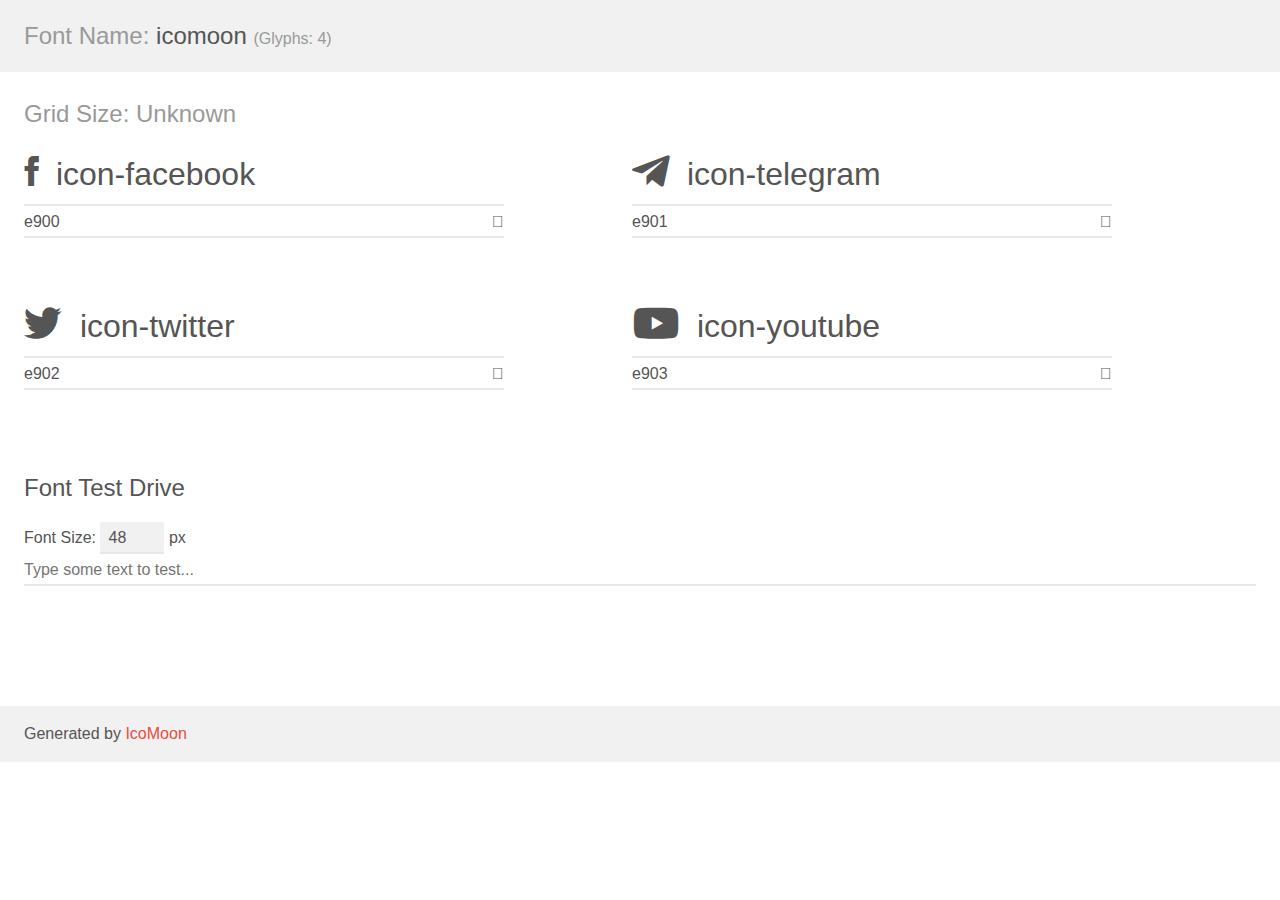
<file: assets/fonts/icomoon/demo.html>
<!doctype html>
<html>
<head>
    <meta charset="utf-8">
    <title>IcoMoon Demo</title>
    <meta name="description" content="An Icon Font Generated By IcoMoon.io">
    <meta name="viewport" content="width=device-width, initial-scale=1">
    <link rel="stylesheet" href="demo-files/demo.css">
    <link rel="stylesheet" href="style.css"></head>
<body>
    <div class="bgc1 clearfix">
        <h1 class="mhmm mvm"><span class="fgc1">Font Name:</span> icomoon <small class="fgc1">(Glyphs:&nbsp;4)</small></h1>
    </div>
    <div class="clearfix mhl ptl">
        <h1 class="mvm mtn fgc1">Grid Size: Unknown</h1>
        <div class="glyph fs1">
            <div class="clearfix bshadow0 pbs">
                <span class="icon-facebook"></span>
                <span class="mls"> icon-facebook</span>
            </div>
            <fieldset class="fs0 size1of1 clearfix hidden-false">
                <input type="text" readonly value="e900" class="unit size1of2" />
                <input type="text" maxlength="1" readonly value="&#xe900;" class="unitRight size1of2 talign-right" />
            </fieldset>
            <div class="fs0 bshadow0 clearfix hidden-true">
                <span class="unit pvs fgc1">liga: </span>
                <input type="text" readonly value="" class="liga unitRight" />
            </div>
        </div>
        <div class="glyph fs1">
            <div class="clearfix bshadow0 pbs">
                <span class="icon-telegram"></span>
                <span class="mls"> icon-telegram</span>
            </div>
            <fieldset class="fs0 size1of1 clearfix hidden-false">
                <input type="text" readonly value="e901" class="unit size1of2" />
                <input type="text" maxlength="1" readonly value="&#xe901;" class="unitRight size1of2 talign-right" />
            </fieldset>
            <div class="fs0 bshadow0 clearfix hidden-true">
                <span class="unit pvs fgc1">liga: </span>
                <input type="text" readonly value="" class="liga unitRight" />
            </div>
        </div>
        <div class="glyph fs1">
            <div class="clearfix bshadow0 pbs">
                <span class="icon-twitter"></span>
                <span class="mls"> icon-twitter</span>
            </div>
            <fieldset class="fs0 size1of1 clearfix hidden-false">
                <input type="text" readonly value="e902" class="unit size1of2" />
                <input type="text" maxlength="1" readonly value="&#xe902;" class="unitRight size1of2 talign-right" />
            </fieldset>
            <div class="fs0 bshadow0 clearfix hidden-true">
                <span class="unit pvs fgc1">liga: </span>
                <input type="text" readonly value="" class="liga unitRight" />
            </div>
        </div>
        <div class="glyph fs1">
            <div class="clearfix bshadow0 pbs">
                <span class="icon-youtube"></span>
                <span class="mls"> icon-youtube</span>
            </div>
            <fieldset class="fs0 size1of1 clearfix hidden-false">
                <input type="text" readonly value="e903" class="unit size1of2" />
                <input type="text" maxlength="1" readonly value="&#xe903;" class="unitRight size1of2 talign-right" />
            </fieldset>
            <div class="fs0 bshadow0 clearfix hidden-true">
                <span class="unit pvs fgc1">liga: </span>
                <input type="text" readonly value="" class="liga unitRight" />
            </div>
        </div>
    </div>

    <!--[if gt IE 8]><!-->
    <div class="mhl clearfix mbl">
        <h1>Font Test Drive</h1>
        <label>
            Font Size: <input id="fontSize" type="number" class="textbox0 mbm"
            min="8" value="48" />
            px
        </label>
        <input id="testText" type="text" class="phl size1of1 mvl"
        placeholder="Type some text to test..." value=""/>
        <div id="testDrive" class="icon-" style="font-family: icomoon">&nbsp;
        </div>
    </div>
    <!--<![endif]-->
    <div class="bgc1 clearfix">
        <p class="mhl">Generated by <a href="https://icomoon.io/app">IcoMoon</a></p>
    </div>

    <script src="demo-files/demo.js"></script>
</body>
</html>
</file>
<file: assets/fonts/icomoon/demo-files/demo.css>
body {
  padding: 0;
  margin: 0;
  font-family: sans-serif;
  font-size: 1em;
  line-height: 1.5;
  color: #555;
  background: #fff;
}
h1 {
  font-size: 1.5em;
  font-weight: normal;
}
small {
  font-size: .66666667em;
}
a {
  color: #e74c3c;
  text-decoration: none;
}
a:hover, a:focus {
  box-shadow: 0 1px #e74c3c;
}
.bshadow0, input {
  box-shadow: inset 0 -2px #e7e7e7;
}
input:hover {
  box-shadow: inset 0 -2px #ccc;
}
input, fieldset {
  font-family: sans-serif;
  font-size: 1em;
  margin: 0;
  padding: 0;
  border: 0;
}
input {
  color: inherit;
  line-height: 1.5;
  height: 1.5em;
  padding: .25em 0;
}
input:focus {
  outline: none;
  box-shadow: inset 0 -2px #449fdb;
}
.glyph {
  font-size: 16px;
  width: 15em;
  padding-bottom: 1em;
  margin-right: 4em;
  margin-bottom: 1em;
  float: left;
  overflow: hidden;
}
.liga {
  width: 80%;
  width: calc(100% - 2.5em);
}
.talign-right {
  text-align: right;
}
.talign-center {
  text-align: center;
}
.bgc1 {
  background: #f1f1f1;
}
.fgc1 {
  color: #999;
}
.fgc0 {
  color: #000;
}
p {
  margin-top: 1em;
  margin-bottom: 1em;
}
.mvm {
  margin-top: .75em;
  margin-bottom: .75em;
}
.mtn {
  margin-top: 0;
}
.mtl, .mal {
  margin-top: 1.5em;
}
.mbl, .mal {
  margin-bottom: 1.5em;
}
.mal, .mhl {
  margin-left: 1.5em;
  margin-right: 1.5em;
}
.mhmm {
  margin-left: 1em;
  margin-right: 1em;
}
.mls {
  margin-left: .25em;
}
.ptl {
  padding-top: 1.5em;
}
.pbs, .pvs {
  padding-bottom: .25em;
}
.pvs, .pts {
  padding-top: .25em;
}
.unit {
  float: left;
}
.unitRight {
  float: right;
}
.size1of2 {
  width: 50%;
}
.size1of1 {
  width: 100%;
}
.clearfix:before, .clearfix:after {
  content: " ";
  display: table;
}
.clearfix:after {
  clear: both;
}
.hidden-true {
  display: none;
}
.textbox0 {
  width: 3em;
  background: #f1f1f1;
  padding: .25em .5em;
  line-height: 1.5;
  height: 1.5em;
}
#testDrive {
  display: block;
  padding-top: 24px;
  line-height: 1.5;
}
.fs0 {
  font-size: 16px;
}
.fs1 {
  font-size: 32px;
}
</file>
<file: assets/fonts/icomoon/style.css>
@font-face {
  font-family: 'icomoon';
  src:  url('fonts/icomoon.eot?vseuv1');
  src:  url('fonts/icomoon.eot?vseuv1#iefix') format('embedded-opentype'),
    url('fonts/icomoon.ttf?vseuv1') format('truetype'),
    url('fonts/icomoon.woff?vseuv1') format('woff'),
    url('fonts/icomoon.svg?vseuv1#icomoon') format('svg');
  font-weight: normal;
  font-style: normal;
  font-display: block;
}

[class^="icon-"], [class*=" icon-"] {
  /* use !important to prevent issues with browser extensions that change fonts */
  font-family: 'icomoon' !important;
  speak: never;
  font-style: normal;
  font-weight: normal;
  font-variant: normal;
  text-transform: none;
  line-height: 1;

  /* Better Font Rendering =========== */
  -webkit-font-smoothing: antialiased;
  -moz-osx-font-smoothing: grayscale;
}

.icon-facebook:before {
  content: "\e900";
}
.icon-telegram:before {
  content: "\e901";
}
.icon-twitter:before {
  content: "\e902";
}
.icon-youtube:before {
  content: "\e903";
}
</file>
<file: assets/css/main.css>
@import url(../fonts/icomoon/style.css);@import url(../libs/bootstrap/css/bootstrap.css);@import url(../libs/wowjs/css/animate.css);@import url(../libs/flickity/flickity.min.css);@import url("https://fonts.googleapis.com/css2?family=Poppins:wght@400;500;700;800&display=swap");.schedule{max-width:100%;padding:0 0;background:#fff}.table-schedule{width:100%;border-collapse:collapse;font-size:16px;color:#5FC4E6;margin-bottom:10px}.table-schedule thead{font-size:13px;color:#fff}.table-schedule thead th{background-color:#BEE274;padding:7px 5px}.table-schedule thead th:first-child{min-width:115px;background-color:#5FC4E6}.table-schedule th,.table-schedule td{text-align:center;vertical-align:middle;min-width:26px;border:0;padding:5px 5px}.table-schedule tbody tr:first-child th,.table-schedule tbody tr:first-child td{padding-top:15px}.table-schedule tbody tr:last-child th,.table-schedule tbody tr:last-child td{padding-bottom:15px}.table-schedule tbody th{color:#666}html,body,div,span,applet,object,iframe,h1,h2,h3,h4,h5,h6,p,blockquote,pre,a,abbr,acronym,address,big,cite,code,del,dfn,em,img,ins,kbd,q,s,samp,small,strike,strong,sub,sup,tt,var,b,u,i,center,dl,dt,dd,ol,ul,li,fieldset,form,label,legend,table,caption,tbody,tfoot,thead,tr,th,td,article,aside,canvas,details,embed,figure,figcaption,footer,header,hgroup,menu,nav,output,ruby,section,summary,time,mark,audio,video{margin:0;padding:0;border:0;font-size:100%;vertical-align:baseline}article,aside,details,figcaption,figure,footer,header,hgroup,menu,nav,section{display:block}body{font-family:'Poppins', sans-serif;background-color:#050612;color:#CBCDE1;font-weight:400;font-size:16px;line-height:normal;position:relative}a,a:hover{color:#4D4D4D;text-decoration:none;transition:all 0.3s}h1,h2,h3,h4,h5,h6{font-weight:700;line-height:normal}ol,ul{list-style:none}blockquote,q{quotes:none}blockquote:before,blockquote:after,q:before,q:after{content:'';content:none}table{border-collapse:collapse;border-spacing:0}img{max-width:100%;height:auto}a{outline:none}ol,ul{list-style:none}.-color-primary{color:#5FC4E6}.entry-content .aligncenter{display:block;margin-left:auto;margin-right:auto}.entry-content p{margin-bottom:1rem}.entry-content .aligncenter{display:block;margin-left:auto;margin-right:auto}.entry-content img,.entry-content figure.wp-caption{max-width:100%;height:auto}.entry-content a{color:black;text-decoration:underline;font-weight:500}.entry-content figcaption{width:100%;text-align:center}.entry-content img.alignright{float:right;margin:0 0 1em 1em}.entry-content img.alignleft{float:left;margin:0 1em 1em 0}.entry-content img.aligncenter{display:block;margin-left:auto;margin-right:auto}.entry-content ul{list-style-type:disc;padding-left:15px;margin-bottom:10px}.entry-content:after{content:'';clear:both;display:table}.entry-content table{width:100%;margin-bottom:1rem}.entry-content table td,.entry-content table th{border:1px solid #737476}.entry-content table td,.entry-content table th{padding:.75rem;vertical-align:top;border-top:1px solid #737476}.videoWrapper{position:relative;padding-bottom:56.25%;padding-top:25px;height:0}.videoWrapper iframe,.videoWrapper object,.videoWrapper embed{position:absolute;top:0;left:0;width:100%;height:100%}.dnfix__thumb{position:relative;height:auto;width:100%;overflow:hidden;display:block;padding-top:68.075%}.dnfix__thumb img{margin:0px auto;position:absolute;width:100%;height:100%;top:0;left:0;object-fit:cover}.dnfix__thumb.-contain img{object-fit:contain}.dnfix__thumb{transition:all 1000ms cubic-bezier(0.215, 0.61, 0.355, 1)}.dnfix__thumb img{transition:all 1000ms cubic-bezier(0.215, 0.61, 0.355, 1)}.text__truncate{overflow:hidden;text-overflow:ellipsis;display:-webkit-box;display:-webkit-inline-box;-webkit-box-orient:vertical;-webkit-line-clamp:1}.text__truncate.-n2{-webkit-line-clamp:2}.text__truncate.-n3{-webkit-line-clamp:3}.text__truncate.-n4{-webkit-line-clamp:4}br.tb{display:none}@media (max-width: 991px){br.pc{display:none}}@media (min-width: 768px) and (max-width: 1199px){br.tb{display:block}}@media (min-width: 992px){br.tbl{display:none}}@media (min-width: 768px){br.mbt{display:none}}@media (min-width: 576px){br.mb{display:none}}.sc__header{position:relative}.sc__header--title{font-weight:bold;font-size:40px;line-height:60px;color:#FFFFFF;margin-bottom:20px}.sc__header--excerpt{max-width:925px;font-size:16px;line-height:36px;color:#CBCDE1;margin:0 auto;margin-bottom:50px}@media (max-width: 991px){.sc__header .sc__header--title{font-size:32px;line-height:1.4}}@media (max-width: 767px){.sc__header .sc__header--title{font-size:24px;line-height:1.5}.sc__header .sc__header--excerpt{font-size:14px}}.btn{position:relative;min-width:175px;font-size:16px;font-weight:500;line-height:normal;color:#fff;text-align:center;border-radius:16px;padding:13px 10px;border:0;box-shadow:0px 15px 40px rgba(212,26,141,0.37);transition:all .5s}.btn:before{content:"";position:absolute;top:0;right:0;bottom:0;left:0;z-index:-1;margin:-1px;border-radius:inherit;background:linear-gradient(120deg, #571DB1, #FF73D3, #B91B95)}.btn:after{content:"";position:absolute;top:0;left:0;bottom:0;width:10%;height:100%;background:linear-gradient(45deg, #571DB1, #E91987);border-radius:16px;opacity:0;transition:all .5s}.btn:hover{color:#fff}.btn:hover:hover:after{opacity:1;width:100%}.btn span{position:relative;z-index:1}.btn--primary{background:linear-gradient(45deg, #E91987, #341EBB)}@media (max-width: 767px){.btn.btn--primary{background:#05050e;box-shadow:none}}@keyframes spin{from{transform:rotate(0deg)}to{transform:rotate(360deg)}}.admin-bar .header--fix{top:32px}@media (max-width: 782px){.admin-bar .header--fix{top:46px}}@media (max-width: 767px){.admin-bar .header--fix{top:0}#wpadminbar{display:none}}.flickity-prev-next-button{top:auto;bottom:-83px;background:url(../img/arrow.png) no-repeat !important;background-size:contain}.flickity-prev-next-button .flickity-button-icon{display:none}.flickity-prev-next-button.previous{left:calc(50% - var(--w-dots) - 25px)}.flickity-prev-next-button.next{right:calc(50% - var(--w-dots) - 25px);transform:rotate(180deg);transform-origin:24px 13px}@media (max-width: 767px){.flickity-prev-next-button{display:none}}.flickity-page-dots{width:auto;bottom:-45px;left:50%;transform:translateX(-50%)}.flickity-page-dots .dot{width:28px;height:2px;margin:0 3px;border-radius:2px}.flickity-page-dots .dot.is-selected{background:#FFA0CC}@media (min-width: 1199px){.col-lgb-27{width:27%}.col-lgb-73{width:73%}}@media (min-width: 1400px){.g-lgb-5{--bs-gutter-x: 3rem;--bs-gutter-y: 3rem}.container{max-width:1360px}}@media (max-width: 767px){.container{max-width:100%}}.wrap__page{position:relative;padding-top:150px;padding-bottom:150px}.wrap__page:before{content:'';position:absolute;top:0;left:0;width:100%;height:100%;background:url(../img/producst-bg-top.png) no-repeat;background-size:100% auto;z-index:-1}.widget-title{font-weight:bold;font-size:48px;line-height:72px;background:-webkit-linear-gradient(45deg, #FF74B5, #D07CFF);-webkit-background-clip:text;-webkit-text-fill-color:transparent;text-align:center;text-transform:uppercase}@media (max-width: 1399px){.widget .widget ul li{padding-left:40px}.widget .widget ul li:before{top:27px;left:15px}.widget .widget ul li a{font-size:16px;padding:20px 0}}@media (max-width: 1199px){.widget{margin-bottom:10px}.widget ul{overflow-y:hidden;display:flex;padding:15px 0 40px}.widget ul li{flex:0 0 auto;padding:15px 30px;background:linear-gradient(121.21deg, #55466A 5.27%, #120E22 119.25%);border-radius:16px;overflow:hidden;margin-right:8px}.widget ul li a{font-size:20px;line-height:23px;color:#fff}.widget ul li.current-menu-item,.widget ul li.current-menu-parent,.widget ul li:hover{background:linear-gradient(90deg, #E91987 1.99%, #341EBB 100%);box-shadow:0px 15px 40px rgba(212,26,141,0.37);border-radius:16px}}@media (min-width: 1200px){.widget{margin-bottom:25px;border-radius:48px;overflow:hidden;padding:50px 20px 50px;box-shadow:-1px -1px #452c4e;z-index:1}.widget:before{content:"";position:absolute;top:0;left:0;width:100%;height:100%;background:linear-gradient(121.21deg, rgba(85,70,106,0.15) 5.27%, transparent 119.25%);opacity:0.8;pointer-events:none}.widget.-sticky{position:-webkit-sticky;position:sticky;top:110px;z-index:1020}.widget ul li{position:relative;padding-left:60px;margin-bottom:0;overflow:hidden;transition:background .5s}.widget ul li:not(:last-child){border-bottom:1px solid #371939}.widget ul li:before{content:"";position:absolute;top:35px;left:25px;width:10px;height:10px;background:#D184EB;border-radius:1px;transform:rotate(45deg)}.widget ul li:after{content:'';position:absolute;top:50%;right:-5px;transform:translateY(-50%);width:16px;height:16px;background:url(../img/arrow-right-1-active.png) no-repeat;background-size:contain;pointer-events:none}.widget ul li.current-menu-item,.widget ul li.current-menu-parent,.widget ul li:hover{background:linear-gradient(89.91deg, rgba(233,25,135,0.378) 0.05%, rgba(11,9,24,0) 103.33%);border-radius:16px;overflow:hidden;border-color:transparent}.widget ul li a{display:block;padding:30px 0;font-size:18px;line-height:23px;color:#fff}}.entry-header{position:relative;z-index:1}.entry-title{font-weight:bold;font-size:48px;line-height:72px;background:linear-gradient(97.01deg, #FF86BF 1.41%, #FFC7DE 41.83%, #BF6BEF 86.79%);-webkit-background-clip:text;-webkit-text-fill-color:transparent;margin-bottom:65px}.entry-content{font-size:16px;line-height:30px;color:#FFFFFF;position:relative;margin-bottom:25px;border-radius:48px;overflow:hidden;padding:50px 30px 50px 50px;box-shadow:-1px -1px #452c4e;z-index:1}.entry-content:before{content:"";position:absolute;top:0;left:0;width:100%;height:100%;background:linear-gradient(121.21deg, rgba(85,70,106,0.15) 5.27%, transparent 119.25%);opacity:0.8;pointer-events:none}.entry-content h1{font-weight:bold;font-size:32px;line-height:48px;color:#FBF3F3;margin-bottom:33px}.entry-content h2{font-weight:bold;font-size:20px;line-height:30px;text-transform:uppercase;color:#FBF3F3}.entry-content h2,.entry-content h3,.entry-content h4,.entry-content h5,.entry-content h6,.entry-content p{margin-bottom:30px}.entry-content img{margin-bottom:30px}.related__post{position:relative;border-radius:48px;overflow:hidden;padding:50px 50px;box-shadow:-1px -1px #452c4e;z-index:1}.related__post:before{content:"";position:absolute;top:0;left:0;width:100%;height:100%;background:linear-gradient(121.21deg, rgba(85,70,106,0.15) 5.27%, transparent 119.25%);opacity:0.8;pointer-events:none}.related__post--title{font-weight:bold;font-size:32px;line-height:30px;text-transform:uppercase;color:#FBF3F3;margin-bottom:30px}.related__post ul li{position:relative;padding-left:30px;margin-bottom:20px}.related__post ul li:before{content:"";position:absolute;top:8px;left:0;width:10px;height:10px;background:#D184EB;border-radius:1px;transform:rotate(45deg)}.related__post ul li a{color:#CBCDE1;display:block}.related__post ul li a:hover{text-decoration:underline}@media (max-width: 1299px){.entry-title{font-size:42px;line-height:70px}}@media (max-width: 1199px){.entry-title{font-size:36px;line-height:64px}.widget-title{font-size:40px;line-height:70px}}@media (max-width: 575px){.wrap__page{padding-bottom:70px}.entry-content{font-size:14px;line-height:28px;padding:35px 15px;border-radius:24px}.entry-content h1{font-size:24px;line-height:36px}.entry-title{font-size:32px;line-height:48px}}.header{padding:30px 0}.header--fix{position:fixed;top:0;left:0;width:100%;z-index:1021;transition:all .25s}.header--fix.is-active{padding:15px 0;background-color:#050612}.header--fix.is-active:before{content:"";position:absolute;bottom:-1px;left:0;width:100%;height:1px;background:linear-gradient(to right, #571DB1, #FF73D3, #B91B95)}.header__logo img{max-height:64px}.header__logo a{display:flex}.header__btn{position:relative;display:block;border-radius:16px;background:#130a1f;padding:15px 10px;font-size:16px;font-weight:800;min-width:175px;text-align:center}.header__btn:before{content:"";position:absolute;top:0;right:0;bottom:0;left:0;z-index:-1;margin:-1px;border-radius:inherit;background:linear-gradient(to right, #571DB1, #FF73D3, #B91B95)}.header__btn span{position:relative;z-index:1;background:-webkit-linear-gradient(45deg, #FF74B5, #D07CFF);-webkit-background-clip:text;-webkit-text-fill-color:transparent}.header__btn:after{content:"";position:absolute;top:0;left:0;bottom:0;width:10%;height:100%;background:linear-gradient(45deg, #571DB1, #E91987);border-radius:16px;opacity:0;transition:all .5s}.header__btn:hover{color:#fff}.header__btn:hover:hover:after{opacity:1;width:100%}.header__btn:hover:hover span{-webkit-text-fill-color:#fff}@media (max-width: 1399px){.header .header__btn{border-radius:12px;padding:10px 8px;font-size:15px;min-width:155px}.header .header__btn:after{border-radius:12px}.header__logo img{max-height:55px}}@media (max-width: 991px){.header__logo img{max-height:37px}.header--fix{padding:15px 0;background-color:#050612}.header--fix:before{content:"";position:absolute;bottom:-1px;left:0;width:100%;height:1px;background:linear-gradient(to right, #571DB1, #FF73D3, #B91B95)}}@media (max-width: 767px){.header .header__btn{min-width:130px;font-size:14px;border-radius:10px}.header .header__btn:after{border-radius:10px}}.footer{position:relative;padding:60px 0 0;background:radial-gradient(189.04% 777.74% at 23.72% 0%, rgba(40,19,54,0.4) 0%, transparent 100%),#02020D;overflow:hidden}.footer .footer__top{padding-bottom:15px}.footer .footer__logo{display:block;margin-bottom:20px}.footer .el__header{margin-bottom:15px}.footer .el__header--title{font-weight:bold;font-size:14px;line-height:21px;text-transform:uppercase;color:#7C7E99;margin-bottom:0}.footer .el__list{margin-bottom:30px}.footer .el__list li{margin-bottom:20px}.footer .el__list li a{font-size:14px;line-height:normal;color:#FBF3F3}.footer .el__list li a:hover{text-decoration:underline}@media (max-width: 767px){.footer{padding:40px 0 0}.footer .footer__top{padding:0px 30px 15px}.footer .footer__logo img{max-height:44px}}.copyright{position:relative;font-size:14px;line-height:48px;color:#7C7E99;padding:20px 0}.copyright:before{content:'';position:absolute;top:0;left:0;display:block;width:100%;height:1px;background:#8063ac;background:linear-gradient(50deg, rgba(128,99,172,0) 0%, #ff73d3 50%, rgba(185,27,149,0) 100%)}@media (max-width: 767px){.copyright{margin-top:15px;padding:1px 0}}.social__box{display:flex;align-items:center;flex-wrap:wrap}.social__box li{position:relative;margin-bottom:15px;margin-right:12px;text-align:center;line-height:45px;border-radius:50%;background:linear-gradient(180deg, rgba(186,27,150,0) 0%, rgba(88,29,178,0.6) 100%);background-size:contain;box-shadow:0px 5px 25px rgba(212,26,141,0.2);border:1px solid #391472;transition:all .5s}.social__box li:hover{transform:translateY(-5px)}.social__box a{display:block;width:40px;height:40px;color:#fff}@media (max-width: 991px){.social__box{justify-content:center}}.header:not(.is-sticky) .main__nav .dn__menu>li>a{text-shadow:0 0 5px #000000}.main__nav{position:relative;z-index:9;font-size:16px;line-height:24px}.main__nav:after{content:"";display:table;clear:both}.main__nav .sc__wrap{position:relative;z-index:9999;width:100%}.main__nav ul{list-style:none;padding:0;margin:0}.main__nav.-subpage .dn__menu>li{padding:0px 3px}.main__nav a{color:#A7ABC8}.main__nav .dn__menu{padding:0px 0;-webkit-transition:padding .5s;-o-transition:padding .5s;transition:padding .5s;background:none;max-height:46px}.main__nav .dn__menu:after{content:"";display:table;clear:both}.main__nav .dn__menu>li{position:relative;display:inline-block;padding:0 15px}.main__nav .dn__menu>li a::before{content:"";position:absolute;bottom:0;left:0;right:0;display:block;width:0;height:2px;-webkit-transition:all .3s;-o-transition:all .3s;transition:all .3s;margin:auto;background:#fff}.main__nav .dn__menu>li.menu-item-has-children>a:after{content:"\e906";font-family:'icomoon';font-size:8px;margin-left:5px;position:relative;top:-2px}.main__nav .dn__menu>li>a{position:relative;padding:5px 0;display:block}.main__nav .dn__menu>li>a:before{content:"";position:absolute;bottom:0;left:0;right:0;display:block;width:0;height:2px;-webkit-transition:all .3s;-o-transition:all .3s;transition:all .3s;margin:auto;background:#571db1;background:linear-gradient(90deg, #571db1 0%, #a51b9b 75%, #b91b95 100%);border-radius:5px}.main__nav .dn__menu>li:hover a:before,.main__nav .dn__menu>li.active a:before,.main__nav .dn__menu .current_page_parent a:before,.main__nav .dn__menu .current-menu-parent a:before,.main__nav .dn__menu .current-menu-item>a:before{width:100%}.main__nav .dn__menu .menu-item-has-children:hover a:before{display:none}.main__nav .dn__menu li:hover>.sub-menu{display:block;opacity:1;visibility:visible}.main__nav .dn__menu .sub-menu{width:205px;position:absolute;background:#5FC4E6;opacity:0;visibility:hidden;transition:all 300ms linear;-o-transition:all 300ms linear;-ms-transition:all 300ms linear;-moz-transition:all 300ms linear;-webkit-transition:all 300ms linear;left:0px;top:100%;z-index:99;text-align:left}.main__nav .dn__menu .sub-menu li{line-height:20px;padding:8px 15px;border-bottom:1px solid rgba(255,255,255,0.1);position:relative}.main__nav .dn__menu .sub-menu li:hover{background-color:rgba(0,0,0,0.2)}.main__nav .dn__menu .sub-menu li:hover>a{color:#fff}.main__nav .dn__menu .sub-menu li a{color:#ffffff}.main__nav .dn__menu .sub-menu .sub-menu{top:0;left:100%}@media (max-width: 1399px){.main__nav .dn__menu>li{padding:0 10px}}@media (max-width: 1299px){.main__nav .dn__menu>li{padding:0 4px}.main__nav .dn__menu>li>a{font-size:15px}}@media (max-width: 1199px){.main__nav .main__nav .dn__menu>li>a{font-size:15px}}@media (max-width: 991px){.main__nav{background-color:#ECF9FA;overflow:auto;white-space:nowrap;margin-left:auto}.main__nav .dn__menu>li{padding:0 15px}}.modal-open{overflow:hidden}.nav__mobile{display:block;position:fixed;top:0;height:100%;left:-414px;width:414px;opacity:0;background:#050612;-webkit-transition:all .25s;-moz-transition:all .25s;-ms-transition:all .25s;-o-transition:all .25s;transition:all .25s;z-index:999;font-size:16px;font-weight:400;pointer-events:none;overflow:auto}.nav__mobile:before{content:'';position:absolute;top:0;left:0;width:100%;height:100%;background:radial-gradient(92.06% 95.01% at -10.39% -7.67%, #3C1D87 0%, rgba(4,4,7,0) 100%);opacity:0.7;pointer-events:none}.nav__mobile:after{content:'';position:absolute;top:0;left:0;width:50%;height:100%;background:url(../img/menu-bg.png) no-repeat;background-size:contain;pointer-events:none}.nav__mobile--close{position:relative;top:2px}.nav__mobile__header{display:flex;align-items:center;margin-bottom:50px}.nav__mobile__header>img{max-height:37px}.nav__mobile__content{position:relative;overflow-y:auto;padding:24px}.nav__mobile.active{left:0;opacity:1;pointer-events:auto}.nav__mobile .nav__mobile--ul{list-style:none;padding:5px 0;margin:0 0 20px}.nav__mobile .nav__mobile--ul li{position:relative;margin-bottom:20px;background:#0C091F;border:1px solid #282044;border-radius:12px;padding:16px 0}.nav__mobile .nav__mobile--ul li:before{content:'';position:absolute;top:50%;right:20px;transform:translateY(-50%);width:16px;height:16px;background:url(../img/arrow-right-1.png) no-repeat;background-size:contain;pointer-events:none}.nav__mobile .nav__mobile--ul li a{color:#A7ABC8;padding:0px 50px 0 24px;display:block}.nav__mobile .nav__mobile--ul li a:hover{color:#5FC4E6}.nav__mobile .nav__mobile--ul li.active,.nav__mobile .nav__mobile--ul li.current-menu-item,.nav__mobile .nav__mobile--ul li.current_page_item,.nav__mobile .nav__mobile--ul li:hover{background:linear-gradient(90deg, #E91987 1.99%, #341EBB 100%);box-shadow:0px 15px 20px rgba(212,26,141,0.2);border-radius:12px}.nav__mobile .nav__mobile--ul li.active>a,.nav__mobile .nav__mobile--ul li.current-menu-item>a,.nav__mobile .nav__mobile--ul li.current_page_item>a,.nav__mobile .nav__mobile--ul li:hover>a{color:#fff}.nav__mobile .nav__mobile--ul li.active:before,.nav__mobile .nav__mobile--ul li.current-menu-item:before,.nav__mobile .nav__mobile--ul li.current_page_item:before,.nav__mobile .nav__mobile--ul li:hover:before{background:url(../img/arrow-right-1-active.png) no-repeat}.nav__mobile .nav__mobile__follow{font-weight:bold;font-size:14px;line-height:21px;text-transform:uppercase;color:#7C7E99}@media (max-width: 575px){.nav__mobile{width:100%}}.menu-mb__btn{display:block;height:22px}.home-banner{position:relative;padding:225px 0 120px;background:url(../img/home-banner-bg.png) no-repeat}.home-banner .el__item--title{font-size:46px;line-height:1.7;font-weight:800;background:-webkit-linear-gradient(45deg, #FF74B5, #D07CFF);-webkit-background-clip:text;-webkit-text-fill-color:transparent;margin-bottom:20px}.home-banner .el__item--excerpt{max-width:600px;font-size:16px;line-height:2;color:#CBCDE1;margin-bottom:60px}.home-banner .el__item--thumb{position:relative;width:114%;top:-10%;left:-10%;margin:auto}.home-banner .el__box{position:relative;padding:150px 0 0}.home-banner .el__box:before{content:'';background:url(../img/rectangle-18.png) no-repeat;background-size:contain;width:183px;height:183px;position:absolute;right:-100px;animation-name:spin;animation-duration:40000ms;animation-iteration-count:infinite;animation-timing-function:linear}.home-banner .el__box .sc__header--excerpt{margin-bottom:70px}.home-banner .el__box__slider:not(.flickity-enabled) .item__wrap+.item__wrap{display:none}.home-banner .el__box__slider .flickity-prev-next-button{border-radius:0}.home-banner .el__box__slider .item__wrap{position:relative;padding:0 15px 0 !important}.home-banner .el__box .dnfix__thumb{padding-top:135%}.home-banner .next-page{display:block;width:48px;height:49px;background:url(../img/scroll.png) no-repeat;margin:auto;-webkit-animation-name:Mousex;-webkit-animation-duration:1.5s;-webkit-animation-iteration-count:infinite;-webkit-animation-timing-function:ease-in-out}@-webkit-keyframes Mousex{from{-webkit-transform:translate(0, 0px)}65%{-webkit-transform:translate(0, 15px)}to{-webkit-transform:translate(0, 0px)}}@-moz-keyframes Mouse{from{-moz-transform:translate(0, 0px)}65%{-moz-transform:translate(0, 15px)}to{-moz-transform:translate(0, 0px)}}@media (max-width: 1399px){.home-banner{padding:180px 0 120px}.home-banner .el__box:before{right:0}.home-banner .el__item--thumb{width:100%;top:0%;left:0}.home-banner .el__item--title{font-size:40px;line-height:1.6}}@media (max-width: 991px){.home-banner{padding:140px 0 50px}.home-banner .el__box__slider .item__wrap{padding:0 8px 0 !important}.home-banner .el__item--thumb{max-width:60%;margin-bottom:25px}.home-banner .next-page{display:none}}@media (max-width: 767px){.home-banner .el__item--thumb{max-width:90%}.home-banner .item__wrap{width:242px}.home-banner .el__item--excerpt{margin-bottom:30px}.home-banner .el__box{padding:90px 0 0}.home-banner .el__box:before{display:none}.home-banner .el__item--title{font-size:32px}}.home-roadmap{position:relative;padding:110px 0 100px;background:url(../img/roadmaps-bg.png) no-repeat;background-size:100% 100%}.home-roadmap .sc__header{margin-bottom:60px}.home-roadmap .el__thumb{max-width:70%;margin:auto}@media (max-width: 991px){.home-roadmap{padding:80px 0 40px}}@media (max-width: 767px){.home-roadmap{padding:70px 0 40px;background:url(../img/roadmap-radial.png) no-repeat}.home-roadmap .el__thumb{max-width:100%}.home-roadmap .el__wrap{background:url(../img/roadmaps-bg-mb.png) no-repeat;background-size:100% 100%}}.home-wrap2{position:relative}.home-wrap2:before{content:'';position:absolute;top:-80px;left:0;width:100%;height:100%;background:url(../img/Group-10.png) no-repeat;background-size:contain}@media (max-width: 991px){.home-wrap2{overflow:hidden}.home-wrap2:before{top:-10px;background-size:contain}}@media (max-width: 767px){.home-wrap2:before{display:none}}.home-ecosystem{position:relative;padding:80px 0 45px}.home-ecosystem .el__box{max-width:1200px;margin:170px auto 0}.home-ecosystem .el__item--thumb{margin-bottom:var(--bs-gutter-x)}@media (max-width: 991px){.home-ecosystem .el__box{margin:100px auto 0}}@media (max-width: 767px){.home-ecosystem{background:url(../img/ecosystem-radial-mb.png) no-repeat;background-position:center;padding:45px 0 45px}.home-ecosystem .sc__header .sc__header--excerpt{margin-bottom:0}.home-ecosystem .el__box{margin:80px auto 0}.home-ecosystem .el__thumb{margin-bottom:40px}}.home-feedback{position:relative;padding:100px 0 200px}.home-feedback .sc__header{margin-bottom:60px}.home-feedback__slider{margin:0 -15px}.home-feedback__slider:not(.flickity-enabled) .item__wrap+.item__wrap{display:none}.home-feedback__slider .flickity-prev-next-button{border-radius:0}.home-feedback__slider .item__wrap{position:relative;padding:0 15px 0 !important}.home-feedback .slider__item{position:relative;padding:145px 70px 45px;border-radius:48px;text-align:center;background:radial-gradient(111.91% 111.91% at 94.46% -11.91%, rgba(111,27,106,0.4) 0%, transparent 100%),linear-gradient(180deg, #141428 0%, #0C0C24 100%)}.home-feedback .slider__item:before{content:'';position:absolute;top:40px;left:40px;background:url(../img/frame.png) no-repeat;background-size:contain;width:69px;height:60px;display:block}.home-feedback .slider__item--thumb{position:relative;border-radius:50%;width:82px;height:82px;margin:0 auto 20px}.home-feedback .slider__item--thumb:before{content:"";position:absolute;top:0;right:0;bottom:0;left:0;margin:-1px;border-radius:inherit;background:linear-gradient(to right, #571DB1, #FF73D3, #B91B95);animation-name:spin;animation-duration:3000ms;animation-iteration-count:infinite;animation-timing-function:linear}.home-feedback .slider__item--thumb .-wrap{background:#1a102d;padding:10px;z-index:1;position:relative;border-radius:50%}.home-feedback .slider__item--thumb .dnfix__thumb{padding-top:100%;z-index:1;box-shadow:0px 15px 40px rgba(212,26,141,0.37);border-radius:50%}.home-feedback .slider__item--title{font-weight:bold;font-size:20px;line-height:30px;color:#FFFFFF;margin-bottom:8px}.home-feedback .slider__item--sub{font-size:14px;line-height:21px;color:#7C7E99}.home-feedback .slider__item--excerpt{font-weight:500;font-size:18px;line-height:36px;margin-bottom:60px;min-height:216px;overflow:hidden}@media (max-width: 1199px){.home-feedback .slider__item{padding:80px 25px 45px}.home-feedback .slider__item:before{top:25px;left:30px;width:47px;height:41px}.home-feedback .slider__item--excerpt{font-size:16px;line-height:1.7;margin-bottom:35px}.home-feedback .slider__item--excerpt{min-height:135px}}@media (max-width: 991px){.home-feedback{padding:50px 0 165px}.home-feedback .container{max-width:100%;padding:0}.home-feedback .home-feedback__slider{margin:0 -8px}.home-feedback .item__wrap{width:300px;padding:0 8px 0 !important}}@media (max-width: 767px){.home-feedback{padding:30px 0 165px}.home-feedback .sc__header{margin-bottom:30px}.home-feedback .home-feedback__slider .flickity-prev-next-button{display:none}}.wrap__page.-contact-us{padding-bottom:135px}.wrap__page.-contact-us .el__box{position:relative;padding:100px 100px 150px;background:linear-gradient(144.81deg, rgba(85,70,106,0.15) 4.87%, transparent 79.32%),#140D1E;border-radius:48px}.wrap__page.-contact-us .el__box:before{content:'';position:absolute;top:0;left:0;width:100%;height:100%;background:url(../img/contact-us-box-bg.png) no-repeat;background-size:100% auto;pointer-events:none}.wrap__page.-contact-us .el__box .el__item{position:relative;z-index:1}.wrap__page.-contact-us .el__box .el__item+.el__item{margin-top:90px}.wrap__page.-contact-us .el__box .el__item--thumb{flex:0 0 auto;width:110px;margin-right:20px}.wrap__page.-contact-us .el__box .el__item--title{font-weight:bold;font-size:32px;line-height:48px;color:#FBF3F3;margin-bottom:5px}.wrap__page.-contact-us .el__box .el__item a{font-size:16px;line-height:36px;color:#3DDEED}.wrap__page.-contact-us .el__box .el__item a:hover{text-decoration:underline}.wrap__page.-contact-us .el__box .el__item__socical{display:flex;align-items:center;flex-wrap:wrap;margin-top:20px}.wrap__page.-contact-us .el__box .el__item__socical li{min-width:192px;margin-bottom:15px;background:linear-gradient(144.81deg, rgba(85,70,106,0.15) 4.87%, transparent 79.32%),#140D1E;border-radius:48px;margin-bottom:15px;border:1px solid #100b18;font-weight:bold;font-size:16px;line-height:24px;text-align:center;transition:all .5s}.wrap__page.-contact-us .el__box .el__item__socical li:not(:last-child){margin-right:25px}.wrap__page.-contact-us .el__box .el__item__socical li:hover{background:#33185c}.wrap__page.-contact-us .el__box .el__item__socical .-el__wrap{position:relative;margin-right:15px;text-align:center;line-height:45px;border-radius:50%;background:linear-gradient(180deg, rgba(186,27,150,0) 0%, rgba(88,29,178,0.6) 100%);background-size:contain;box-shadow:0px 5px 25px rgba(212,26,141,0.2);border:1px solid #391472;transition:all .5s;display:block;width:40px;height:40px;color:#fff}.wrap__page.-contact-us .el__box .el__item__socical a{display:flex;align-items:center;color:#FBF3F3}.wrap__page.-contact-us .el__box--thumb{position:absolute;top:-65px;right:0;width:45%}@media (max-width: 1400px){.wrap__page.-contact-us .el__box{padding:80px 80px 80px}.wrap__page.-contact-us .el__box .el__item--thumb{width:90px}.wrap__page.-contact-us .el__box .el__item+.el__item{margin-top:60px}}@media (max-width: 1199px){.wrap__page.-contact-us .el__box{padding:60px 60px 60px}.wrap__page.-contact-us .el__box .el__item+.el__item{margin-top:30px}.wrap__page.-contact-us .el__box .el__item--thumb{width:80px}.wrap__page.-contact-us .el__box .el__item--title{font-size:26px;line-height:44px}.wrap__page.-contact-us .el__box .el__item__socical li{min-width:165px}.wrap__page.-contact-us .el__box .el__item__socical li:not(:last-child){margin-right:10px}.wrap__page.-contact-us .el__box--thumb{top:-40px;width:38%}}@media (max-width: 767px){.wrap__page.-contact-us .el__box{padding:60px 60px 20px}.wrap__page.-contact-us .el__box:before{background:url(../img/contact-us-box-bg-mb.png) no-repeat;background-size:100% auto;background-position:bottom}.wrap__page.-contact-us .el__box--thumb{display:none}.wrap__page.-contact-us .el__box .el__item--thumb{width:60px}}@media (max-width: 575px){.wrap__page.-contact-us{padding-bottom:50px}.wrap__page.-contact-us .el__box{padding:40px 25px 40px}.wrap__page.-contact-us .el__box .el__item a{font-size:14px;line-height:32px}.wrap__page.-contact-us .el__box .el__item--title{font-size:18px;line-height:27px}}.wrap__page.-products:after{content:'';position:absolute;bottom:0;left:0;width:100%;height:100%;max-width:39%;max-height:830px;background:url(../img/products-bg-bottom.png) no-repeat;background-size:contain;background-position:left bottom;pointer-events:none;z-index:-1}.wrap__page.-products .products__4block{padding-bottom:275px}.wrap__page.-products .product__item{position:relative;padding:40px 55px 50px;margin-bottom:50px;text-align:center;font-size:16px;line-height:36px;color:#F2F2F2;background:linear-gradient(144.81deg, rgba(85,70,106,0.15) 4.87%, transparent 79.32%),#140D1E;border-radius:48px;min-height:570px;z-index:1;transition:all .5s}.wrap__page.-products .product__item:before{content:'';position:absolute;top:0;left:0;width:100%;height:100%;background:url(../img/product-item-bg.png) no-repeat;background-size:contain;pointer-events:none}.wrap__page.-products .product__item:hover{transform:translateY(-5px)}.wrap__page.-products .product__item--thumb{max-width:170px;margin:0 auto 20px;padding-top:170px}.wrap__page.-products .product__item--title{font-weight:bold;font-size:32px;line-height:48px;color:#FBF3F3;margin-bottom:15px}.wrap__page.-products .products__video{position:relative;z-index:1;max-width:1100px;margin:-220px auto 0;padding-bottom:150px}.wrap__page.-products .products__video .videoWrapper{border-radius:32px;overflow:hidden}@media (max-width: 575px){.wrap__page.-products .products__4block{padding-bottom:50px}.wrap__page.-products .product__item{min-height:auto;padding:30px 25px;font-size:14px;line-height:28px}.wrap__page.-products .product__item--thumb{max-width:120px;padding-top:120px}.wrap__page.-products .products__video{margin:0px auto 0;padding-bottom:80px}}@media (min-width: 1200px){.wrap__page.-products .products__4block .row{--bs-gutter-x: 2rem}}.wrap__page.-introduce{padding-bottom:200px}@media (min-width: 992px){.wrap__page.-introduce .wrap__page--bg{position:relative}.wrap__page.-introduce .wrap__page--bg:before{content:"";position:absolute;top:0;left:0;width:100%;height:100%;background:url(../img/introduce-bg-left.png) no-repeat;background-position:0 71%;z-index:-1}.wrap__page.-introduce .wrap__page--bg:after{content:"";position:absolute;top:0;right:0;width:100%;height:100%;background:url(../img/introduce-bg-right.png) no-repeat;background-position:right 100%;z-index:-1}}.aboutus__item{position:relative;margin-bottom:75px;border-radius:48px;font-size:14px;line-height:36px;color:#F2F2F2;padding:65px 65px;overflow:hidden;box-shadow:-1px -1px #452c4e;z-index:1}.aboutus__item:before{content:"";position:absolute;top:0;left:0;width:100%;height:100%;background:linear-gradient(121.21deg, rgba(85,70,106,0.15) 5.27%, transparent 119.25%);opacity:0.8;pointer-events:none}.aboutus__item .col--thumb{position:relative}.aboutus__item .col--thumb:before{content:"";position:absolute;top:-65px;width:calc(100% + 130px);height:calc(100% + 130px);opacity:0.5}.aboutus__item.-s1 .col--thumb:before{right:-65px;background:url(../img/radial-blue.png) no-repeat;background-position:100% 50%;background-size:contain}.aboutus__item.-s2 .col--thumb:before{left:-65px;background:url(../img/radial-yellow.png) no-repeat;background-position:100% 50%;background-size:contain}.aboutus__item.-s3 .col--thumb:before{right:-65px;background:url(../img/radial-purple.png) no-repeat;background-position:100% 50%;background-size:contain}.aboutus__item:nth-child(2n+1){box-shadow:1px -1px #452c4e}.aboutus__item:nth-child(2n+1):before{transform:matrix(-1, 0, 0, 1, 0, 0)}.aboutus__item--title{font-weight:bold;font-size:32px;line-height:48px;color:#FBF3F3;margin-bottom:24px}.aboutus__item--thumb{margin-top:30px;text-align:center}.aboutus__item p{margin-bottom:24px}.aboutus__item ul li{position:relative;padding-left:30px;margin-bottom:24px}.aboutus__item ul li:before{content:"";position:absolute;top:13px;left:0;width:10px;height:10px;background:#D184EB;border-radius:1px;transform:rotate(45deg)}.aboutus__item .el__number{position:relative;overflow:hidden;border-radius:32px;padding:65px 15px 50px;text-align:center;box-shadow:1px 1px #452c4e;font-size:16px;line-height:24px}.aboutus__item .el__number:before{content:"";position:absolute;top:0;left:0;width:100%;height:100%;background:linear-gradient(0deg, rgba(0,0,0,0.2), rgba(0,0,0,0.2)),linear-gradient(144.81deg, rgba(85,70,106,0.15) 4.87%, transparent 79.32%),#140D1E;opacity:0.8;z-index:-1}.aboutus__item .el__number--title{font-weight:bold;font-size:40px;line-height:60px;text-shadow:0px 4px 20px rgba(255,115,211,0.3);margin-bottom:0;background:-webkit-linear-gradient(45deg, #FF74B5, #D07CFF);-webkit-background-clip:text;-webkit-text-fill-color:transparent}.aboutus__boxtext{font-size:16px;line-height:36px;color:#F2F2F2;margin-bottom:74px}.aboutus__boxtext--title{font-weight:bold;font-size:32px;line-height:48px;color:#FBF3F3;margin-bottom:24px}@media (max-width: 1399px){.aboutus__item .el__number{padding:45px 15px 35px}}@media (max-width: 1199px){.aboutus__item .el__number{padding:25px 5px 20px;font-size:14px;line-height:22px}.aboutus__item .el__number--title{font-size:36px}}@media (max-width: 991px){.aboutus__item.-s1 .col--thumb:before{right:-35px}.aboutus__item.-s2 .col--thumb:before{left:-35px}.aboutus__item.-s3 .col--thumb:before{right:-35px}.aboutus__item .aboutus__item--thumb{margin:0}.aboutus__item .col--thumb{max-width:100px;max-height:90px;position:absolute !important;top:40px;right:25px}.aboutus__item .col--thumb:before{top:-40px}.aboutus__boxtext{font-size:14px;line-height:28px}}@media (max-width: 767px){.wrap__page.-introduce{padding-bottom:40px}.aboutus__item{margin-bottom:50px;padding:60px 40px}.aboutus__item:nth-child(2n+1){box-shadow:-1px -1px #452c4e}.aboutus__item .col--thumb:before{top:-40px;width:calc(100% + 65px);height:calc(100% + 65px)}}@media (max-width: 575px){.aboutus__boxtext{margin-bottom:30px}.aboutus__boxtext--title{font-size:24px;line-height:36px}.aboutus__item{padding:60px 18px 30px;line-height:28px;margin-bottom:30px}.aboutus__item--title{font-size:24px;line-height:36px;margin-bottom:30px}.aboutus__item .el__number--title{font-size:32px;line-height:48px}}.wrap__page.-roadmap:before{content:'';position:absolute;top:0;left:0;width:100%;height:100%;background:url(../img/roadmap-bg.png) no-repeat;background-size:100% auto;z-index:-1}.wrap__page.-roadmap .aligncenter{display:block;margin-left:auto;margin-right:auto}
/*# sourceMappingURL=main.css.map */
</file>
